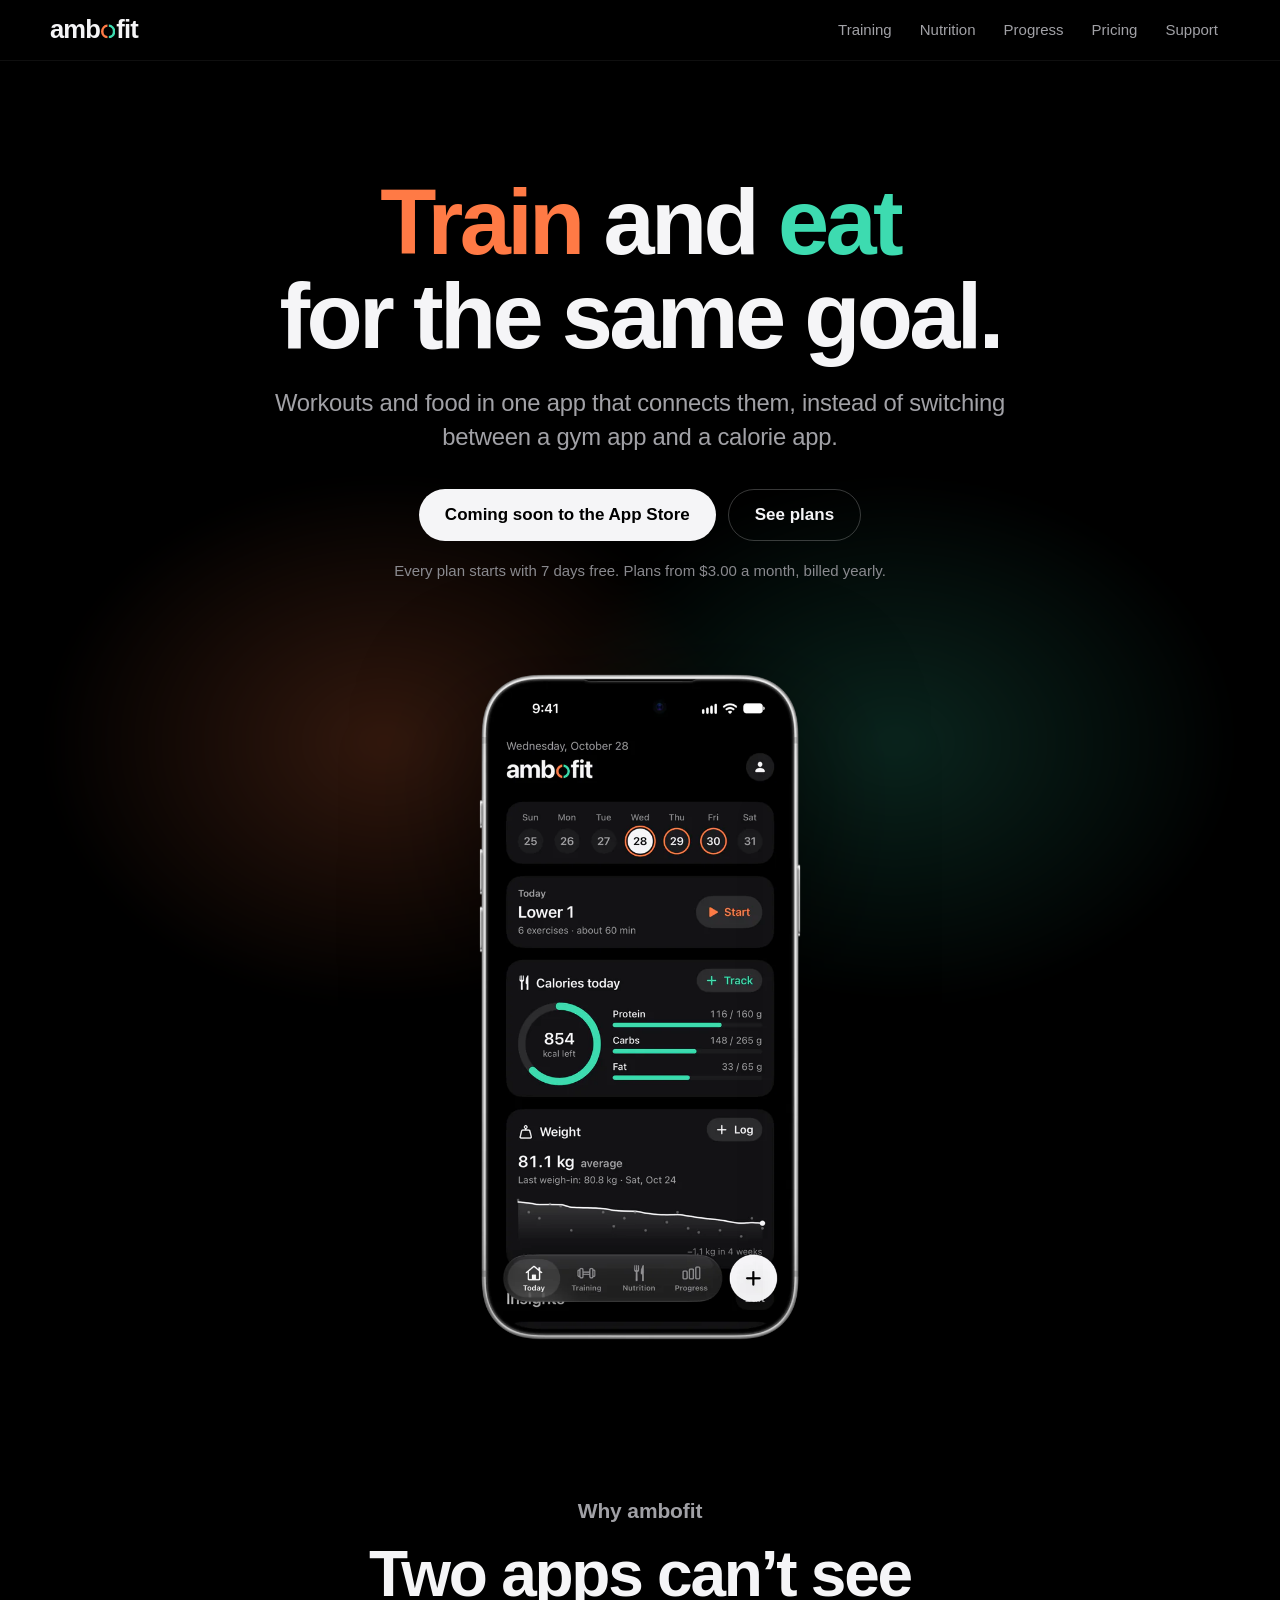
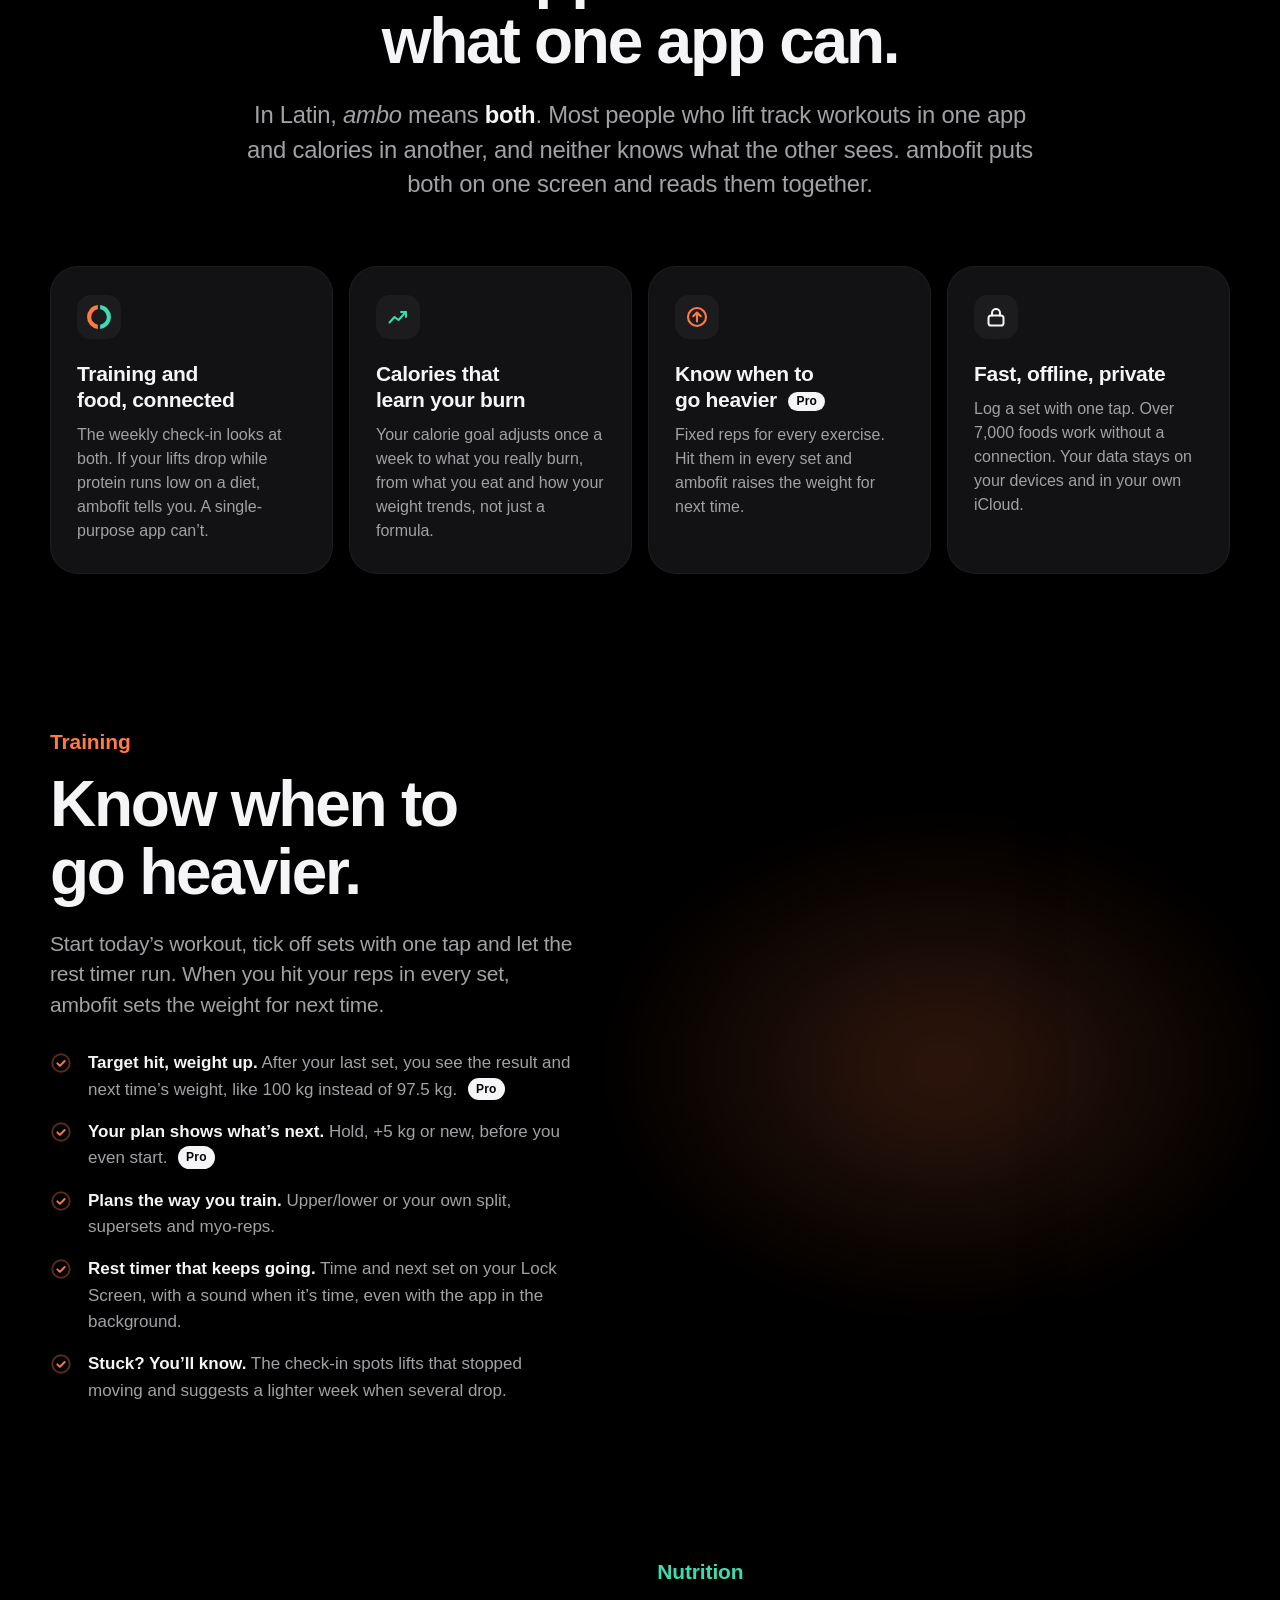
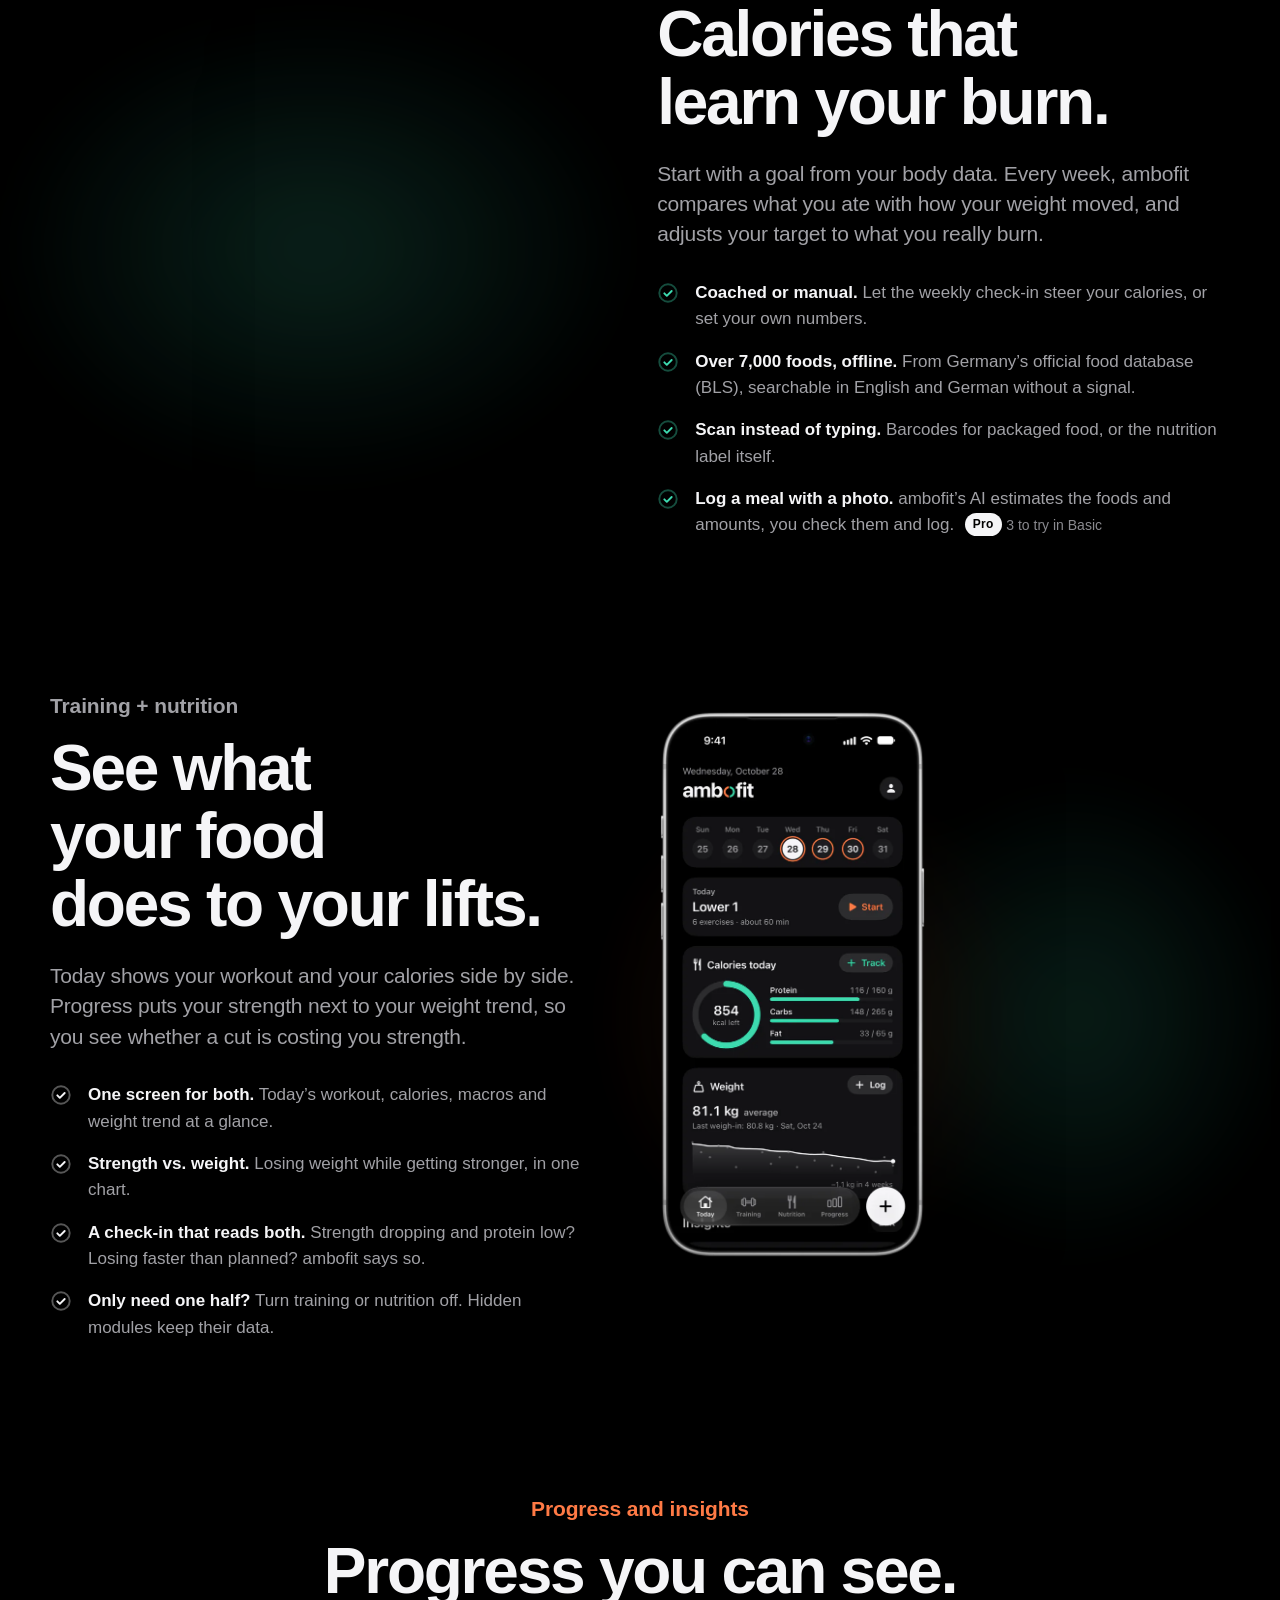
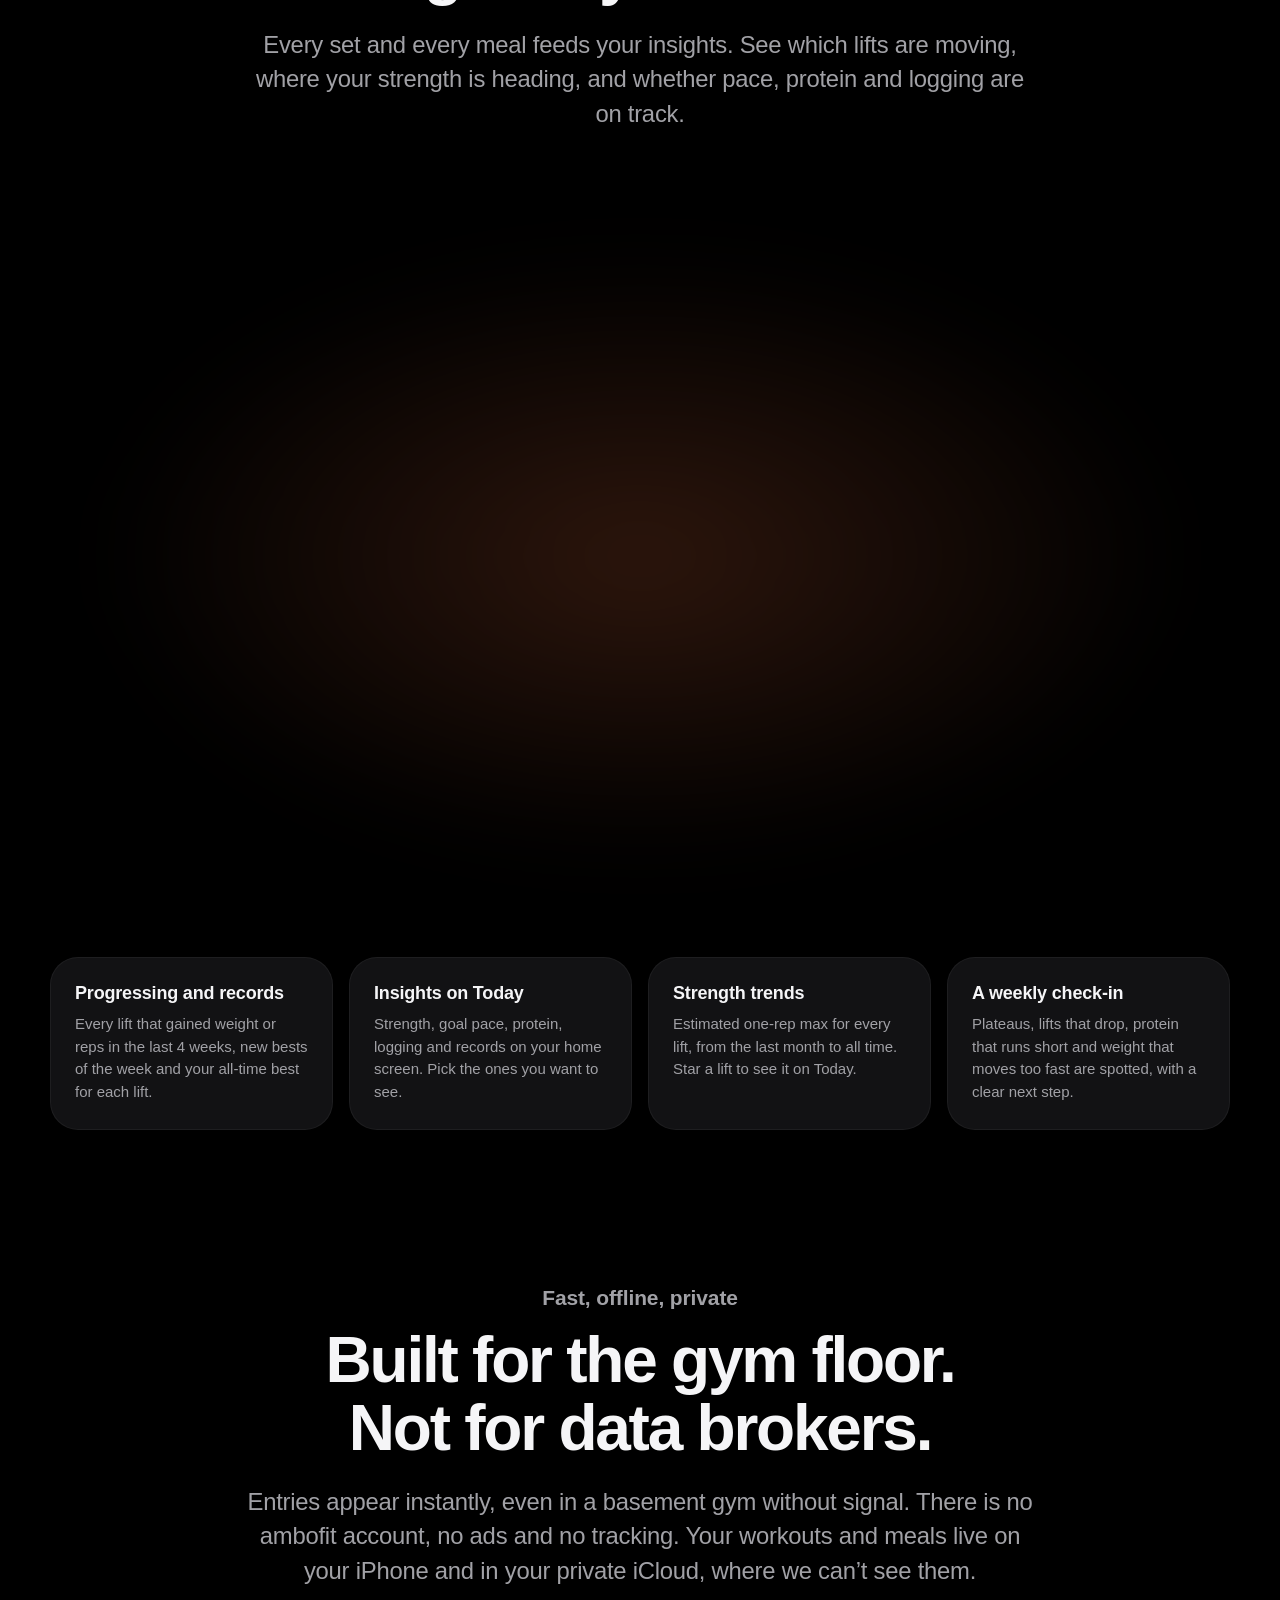
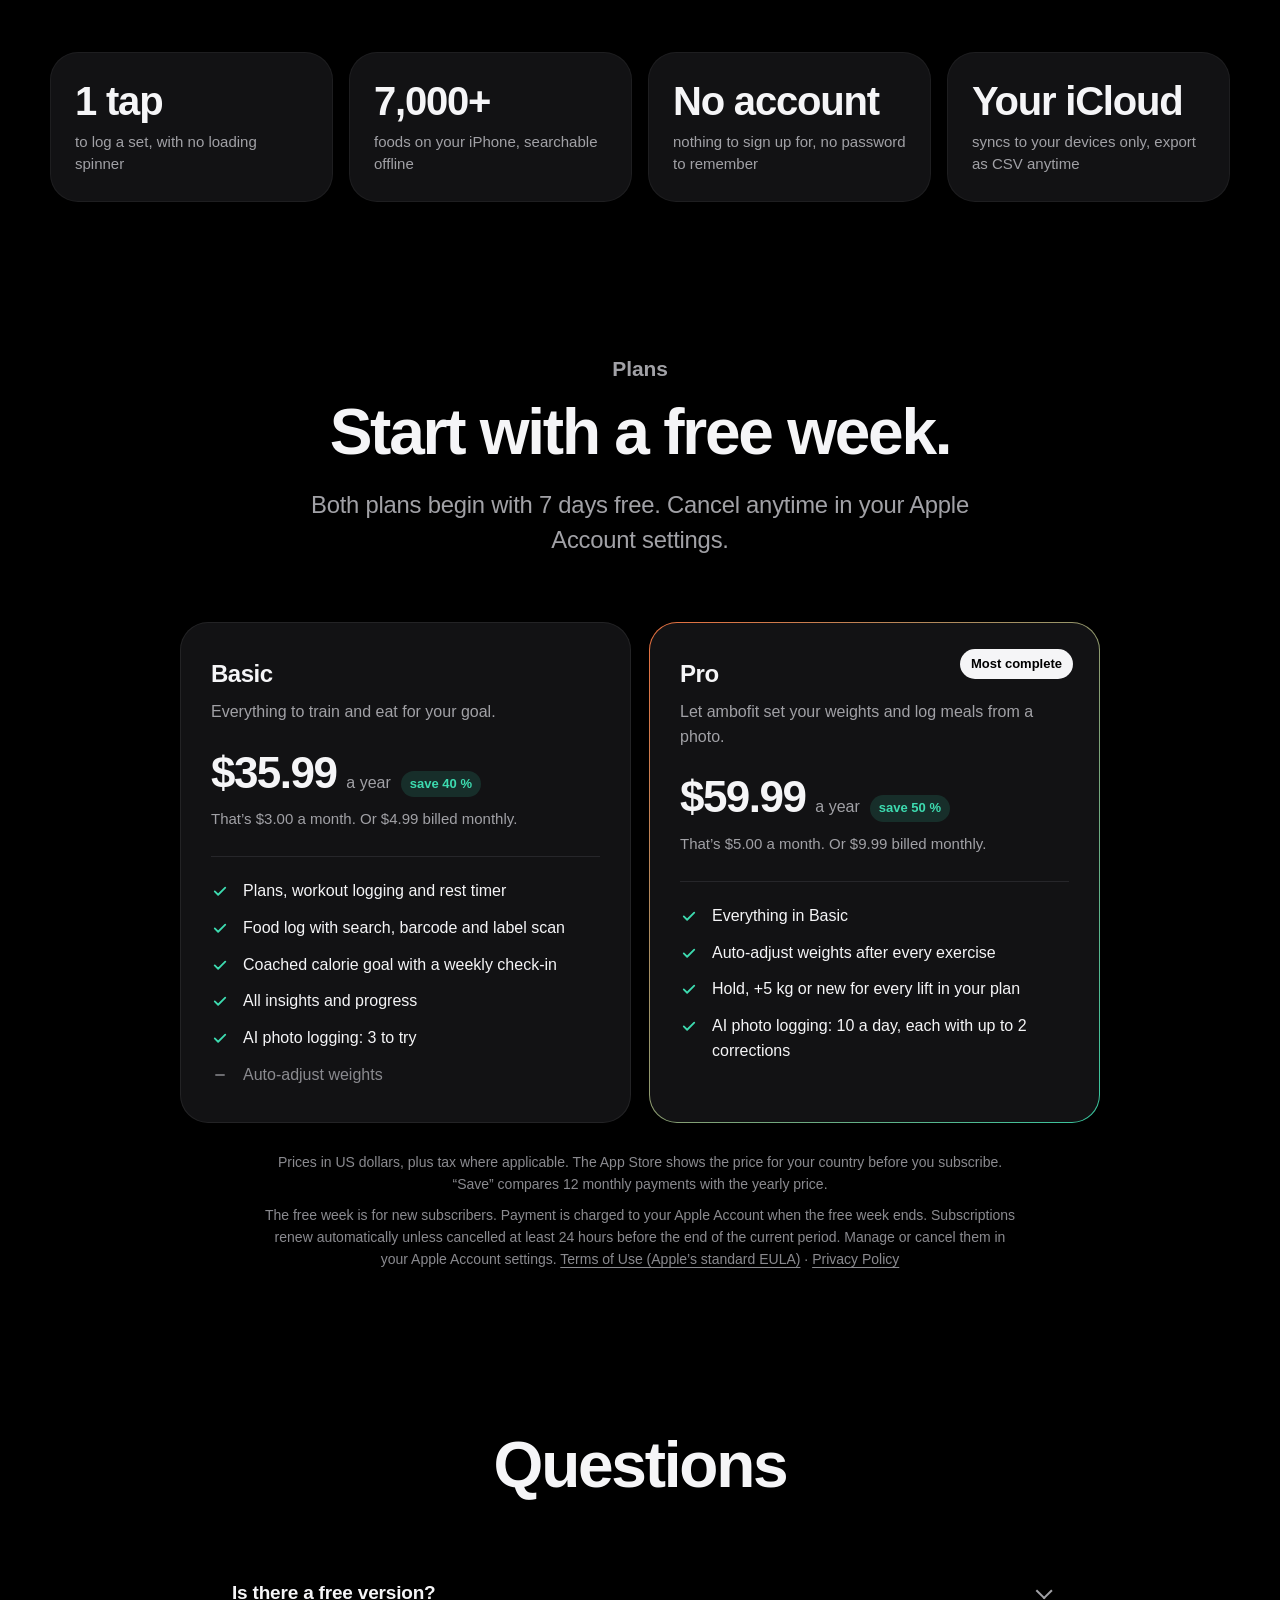
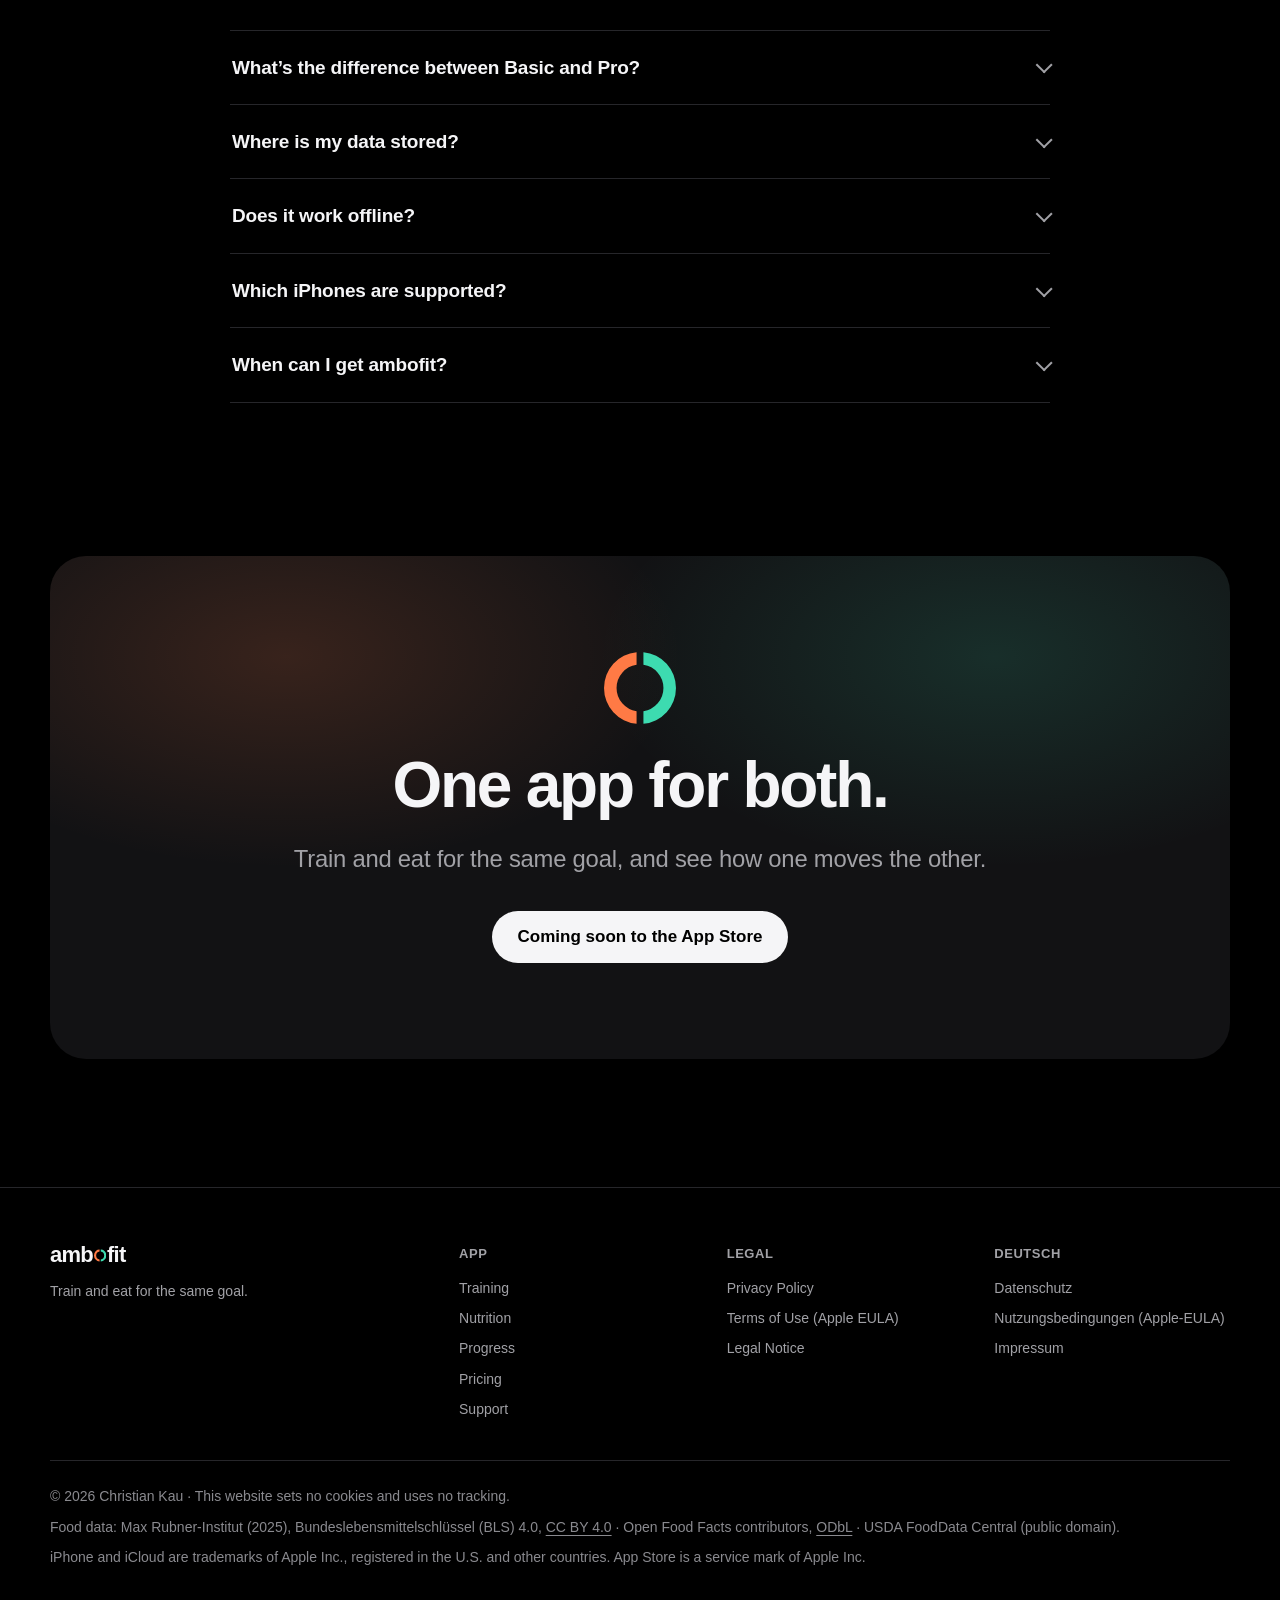
<file: index.html>
<!doctype html>
<html lang="en">
<head>
<meta charset="utf-8">
<meta name="viewport" content="width=device-width, initial-scale=1, viewport-fit=cover">
<meta http-equiv="Content-Security-Policy" content="default-src 'none'; img-src 'self'; style-src 'self'; script-src 'self'; base-uri 'none'; form-action 'none'; manifest-src 'self'">
<meta name="referrer" content="strict-origin-when-cross-origin">
<title>ambofit – Train and eat for the same goal</title>
<meta name="description" content="Workouts and food in one iPhone app that connects them: a calorie goal that learns your burn, progression that tells you when to go heavier, and a weekly check-in that reads both.">
<link rel="canonical" href="https://ambofit.com/">
<meta name="color-scheme" content="dark">
<meta name="theme-color" content="#000000">
<link rel="icon" href="/favicon.svg" type="image/svg+xml">
<link rel="icon" href="/favicon-64.png" type="image/png" sizes="64x64">
<link rel="apple-touch-icon" href="/apple-touch-icon.png">
<meta property="og:type" content="website">
<meta property="og:site_name" content="ambofit">
<meta property="og:title" content="ambofit – Train and eat for the same goal">
<meta property="og:description" content="Workouts and food in one iPhone app that connects them: a calorie goal that learns your burn, progression that tells you when to go heavier, and a weekly check-in that reads both.">
<meta property="og:url" content="https://ambofit.com/">
<meta property="og:image" content="https://ambofit.com/assets/img/og.jpg">
<meta property="og:image:width" content="1200">
<meta property="og:image:height" content="630">
<meta property="og:image:alt" content="Three iPhones showing ambofit: training plan, Today screen and nutrition.">
<meta property="og:locale" content="en_US">
<meta name="twitter:card" content="summary_large_image">
<link rel="stylesheet" href="/assets/site.css?v=66c9b5f93c">
<script src="/assets/currency.js?v=a4f86347f0" defer></script>
</head>
<body>
<a class="skip" href="#main">Skip to content</a>
<header class="site-header">
  <div class="wrap">
    <a class="wordmark" href="/" aria-label="ambofit home"><span aria-hidden="true">amb</span><svg class="ring" viewBox="0 0 126 126" aria-hidden="true" focusable="false"><path fill="#FF7A45" d="M57 .29A63 63 0 0 0 57 125.71V103.56A41 41 0 0 1 57 22.44Z"/><path fill="#3DDBB0" d="M69 .29A63 63 0 0 1 69 125.71V103.56A41 41 0 0 0 69 22.44Z"/></svg><span aria-hidden="true">fit</span></a>
    <nav class="nav" aria-label="Main"><a href="/#training" class="nav-optional">Training</a><a href="/#nutrition" class="nav-optional">Nutrition</a><a href="/#progress" class="nav-optional">Progress</a><a href="/#pricing">Pricing</a><a href="/support/">Support</a></nav>
  </div>
</header>
<main id="main">
<section class="hero" aria-labelledby="hero-title">
  <div class="wrap">
    <h1 id="hero-title" class="display"><span class="t-training">Train</span> and <span class="t-nutrition">eat</span><br>for the same goal.</h1>
    <p class="lead">Workouts and food in one app that connects them, instead of switching between a gym app and a calorie app.</p>
    <div class="actions">
      <span class="button button-soon">Coming soon to the App Store</span>
      <a class="button button-ghost" href="#pricing">See plans</a>
    </div>
    <p class="fineprint">Every plan starts with 7 days free. Plans from <span data-price="from">€3.00</span> a month, billed yearly.</p>

    <div class="hero-phones">
      <figure class="phone phone-side"><img src="/assets/img/03-workout-560.webp" srcset="/assets/img/03-workout-560.webp 560w, /assets/img/03-workout-980.webp 980w" sizes="(min-width: 820px) 290px, 44vw" width="980" height="2000" loading="lazy" decoding="async" alt="ambofit during a workout: the first two of four Back Squat sets at 97.5 kg for 8 reps are ticked off, with the rest timer at the bottom showing 1:58."></figure>
      <figure class="phone"><img src="/assets/img/01-today-560.webp" srcset="/assets/img/01-today-560.webp 560w, /assets/img/01-today-980.webp 980w" sizes="(min-width: 820px) 330px, 76vw" width="980" height="2000" loading="eager" fetchpriority="high" decoding="async" alt="ambofit Today screen: today&#x27;s workout Lower 1 with a Start button, 854 kcal left with bars for protein, carbs and fat, and a falling weight trend at 81.1 kg."></figure>
      <figure class="phone phone-side"><img src="/assets/img/11-strength-trend-560.webp" srcset="/assets/img/11-strength-trend-560.webp 560w, /assets/img/11-strength-trend-980.webp 980w" sizes="(min-width: 820px) 290px, 44vw" width="980" height="2000" loading="lazy" decoding="async" alt="ambofit Progress, Training: Back Squat estimated one-rep max 124 kg, plus 13 kg in 3 months, as a rising line chart."></figure>
    </div>
  </div>
</section>

<section class="section" aria-labelledby="why-title">
  <div class="wrap">
    <div class="section-intro center">
      <p class="eyebrow">Why ambofit</p>
      <h2 id="why-title" class="headline">Two apps can’t see<br>what one app can.</h2>
      <p class="lead">In Latin, <em>ambo</em> means <strong>both</strong>. Most people who lift track workouts in one app and calories in another, and neither knows what the other sees. ambofit puts both on one screen and reads them together.</p>
    </div>

    <div class="reasons">
      <article class="reason">
        <div class="icon"><svg viewBox="0 0 126 126" aria-hidden="true" focusable="false"><path fill="#FF7A45" d="M57 .29A63 63 0 0 0 57 125.71V103.56A41 41 0 0 1 57 22.44Z"/><path fill="#3DDBB0" d="M69 .29A63 63 0 0 1 69 125.71V103.56A41 41 0 0 0 69 22.44Z"/></svg></div>
        <h3>Training and food, connected</h3>
        <p>The weekly check-in looks at both. If your lifts drop while protein runs low on a diet, ambofit tells you. A single-purpose app can’t.</p>
      </article>
      <article class="reason">
        <div class="icon"><svg viewBox="0 0 24 24" fill="none" stroke="#3DDBB0" stroke-width="2" stroke-linecap="round" stroke-linejoin="round" aria-hidden="true" focusable="false"><path d="M3.5 17.5l5-5.5 4 3 7.5-8"/><path d="M15 7h5v5"/></svg></div>
        <h3>Calories that learn your burn</h3>
        <p>Your calorie goal adjusts once a week to what you really burn, from what you eat and how your weight trends, not just a formula.</p>
      </article>
      <article class="reason">
        <div class="icon"><svg viewBox="0 0 24 24" fill="none" stroke="#FF7A45" stroke-width="2.1" stroke-linecap="round" stroke-linejoin="round" aria-hidden="true" focusable="false"><circle cx="12" cy="12" r="9"/><path d="M12 16.5v-9M8.2 11.2 12 7.4l3.8 3.8"/></svg></div>
        <h3>Know when to go heavier <span class="tag">Pro</span></h3>
        <p>Fixed reps for every exercise. Hit them in every set and ambofit raises the weight for next time.</p>
      </article>
      <article class="reason">
        <div class="icon"><svg viewBox="0 0 24 24" fill="none" stroke="#F5F5F7" stroke-width="2" stroke-linecap="round" stroke-linejoin="round" aria-hidden="true" focusable="false"><rect x="4.5" y="10.5" width="15" height="10" rx="2.6"/><path d="M8 10.5V8a4 4 0 0 1 8 0v2.5"/></svg></div>
        <h3>Fast, offline, private</h3>
        <p>Log a set with one tap. Over 7,000 foods work without a connection. Your data stays on your devices and in your own iCloud.</p>
      </article>
    </div>
  </div>
</section>

<section class="section" id="training" aria-labelledby="training-title">
  <div class="wrap feature">
    <div class="feature-copy">
      <p class="eyebrow training">Training</p>
      <h2 id="training-title" class="headline">Know when to<br>go heavier.</h2>
      <p class="lead">Start today’s workout, tick off sets with one tap and let the rest timer run. When you hit your reps in every set, ambofit sets the weight for next time.</p>
      <ul class="points training">
        <li><svg viewBox="0 0 24 24" fill="none" stroke="currentColor" stroke-width="2.1" stroke-linecap="round" stroke-linejoin="round" aria-hidden="true" focusable="false"><circle cx="12" cy="12" r="9.5" stroke-opacity=".35"/><path d="m8 12.4 2.7 2.7L16 9.8"/></svg><span><strong>Target hit, weight up.</strong> After your last set, you see the result and next time’s weight, like 100&nbsp;kg instead of 97.5&nbsp;kg. <span class="tag">Pro</span></span></li>
        <li><svg viewBox="0 0 24 24" fill="none" stroke="currentColor" stroke-width="2.1" stroke-linecap="round" stroke-linejoin="round" aria-hidden="true" focusable="false"><circle cx="12" cy="12" r="9.5" stroke-opacity=".35"/><path d="m8 12.4 2.7 2.7L16 9.8"/></svg><span><strong>Your plan shows what’s next.</strong> Hold, +5&nbsp;kg or new, before you even start. <span class="tag">Pro</span></span></li>
        <li><svg viewBox="0 0 24 24" fill="none" stroke="currentColor" stroke-width="2.1" stroke-linecap="round" stroke-linejoin="round" aria-hidden="true" focusable="false"><circle cx="12" cy="12" r="9.5" stroke-opacity=".35"/><path d="m8 12.4 2.7 2.7L16 9.8"/></svg><span><strong>Plans the way you train.</strong> Upper/lower or your own split, supersets and myo-reps.</span></li>
        <li><svg viewBox="0 0 24 24" fill="none" stroke="currentColor" stroke-width="2.1" stroke-linecap="round" stroke-linejoin="round" aria-hidden="true" focusable="false"><circle cx="12" cy="12" r="9.5" stroke-opacity=".35"/><path d="m8 12.4 2.7 2.7L16 9.8"/></svg><span><strong>Rest timer that keeps going.</strong> Time and next set on your Lock Screen, with a sound when it’s time, even with the app in the background.</span></li>
        <li><svg viewBox="0 0 24 24" fill="none" stroke="currentColor" stroke-width="2.1" stroke-linecap="round" stroke-linejoin="round" aria-hidden="true" focusable="false"><circle cx="12" cy="12" r="9.5" stroke-opacity=".35"/><path d="m8 12.4 2.7 2.7L16 9.8"/></svg><span><strong>Stuck? You’ll know.</strong> The check-in spots lifts that stopped moving and suggests a lighter week when several drop.</span></li>
      </ul>
    </div>
    <div class="feature-phones glow-training">
      <figure class="phone"><img src="/assets/img/04-target-hit-560.webp" srcset="/assets/img/04-target-hit-560.webp 560w, /assets/img/04-target-hit-980.webp 980w" sizes="(min-width: 960px) 300px, 44vw" width="980" height="2000" loading="lazy" decoding="async" alt="ambofit during a workout: Back Squat is done, a card says target hit, 8, 8, 8 and 8 reps at 97.5 kg, next time 100 kg, plus 2.5 kg. Below it the rest timer shows 1:54."></figure>
      <figure class="phone"><img src="/assets/img/02-training-plan-560.webp" srcset="/assets/img/02-training-plan-560.webp 560w, /assets/img/02-training-plan-980.webp 980w" sizes="(min-width: 960px) 300px, 44vw" width="980" height="2000" loading="lazy" decoding="async" alt="ambofit Training screen: the plan Lower 1 for today with six exercises. Leg Press shows +5 kg for next time, the other lifts show Hold or New."></figure>
    </div>
  </div>
</section>

<section class="section" id="nutrition" aria-labelledby="nutrition-title">
  <div class="wrap feature flip">
    <div class="feature-copy">
      <p class="eyebrow nutrition">Nutrition</p>
      <h2 id="nutrition-title" class="headline">Calories that<br>learn your burn.</h2>
      <p class="lead">Start with a goal from your body data. Every week, ambofit compares what you ate with how your weight moved, and adjusts your target to what you really burn.</p>
      <ul class="points nutrition">
        <li><svg viewBox="0 0 24 24" fill="none" stroke="currentColor" stroke-width="2.1" stroke-linecap="round" stroke-linejoin="round" aria-hidden="true" focusable="false"><circle cx="12" cy="12" r="9.5" stroke-opacity=".35"/><path d="m8 12.4 2.7 2.7L16 9.8"/></svg><span><strong>Coached or manual.</strong> Let the weekly check-in steer your calories, or set your own numbers.</span></li>
        <li><svg viewBox="0 0 24 24" fill="none" stroke="currentColor" stroke-width="2.1" stroke-linecap="round" stroke-linejoin="round" aria-hidden="true" focusable="false"><circle cx="12" cy="12" r="9.5" stroke-opacity=".35"/><path d="m8 12.4 2.7 2.7L16 9.8"/></svg><span><strong>Over 7,000 foods, offline.</strong> From Germany’s official food database (BLS), searchable in English and German without a signal.</span></li>
        <li><svg viewBox="0 0 24 24" fill="none" stroke="currentColor" stroke-width="2.1" stroke-linecap="round" stroke-linejoin="round" aria-hidden="true" focusable="false"><circle cx="12" cy="12" r="9.5" stroke-opacity=".35"/><path d="m8 12.4 2.7 2.7L16 9.8"/></svg><span><strong>Scan instead of typing.</strong> Barcodes for packaged food, or the nutrition label itself.</span></li>
        <li><svg viewBox="0 0 24 24" fill="none" stroke="currentColor" stroke-width="2.1" stroke-linecap="round" stroke-linejoin="round" aria-hidden="true" focusable="false"><circle cx="12" cy="12" r="9.5" stroke-opacity=".35"/><path d="m8 12.4 2.7 2.7L16 9.8"/></svg><span><strong>Log a meal with a photo.</strong> ambofit’s AI estimates the foods and amounts, you check them and log. <span class="tag">Pro</span> <span class="pro-note">3 to try in Basic</span></span></li>
      </ul>
    </div>
    <div class="feature-phones glow-nutrition">
      <figure class="phone"><img src="/assets/img/06-coached-goal-560.webp" srcset="/assets/img/06-coached-goal-560.webp 560w, /assets/img/06-coached-goal-980.webp 980w" sizes="(min-width: 960px) 300px, 44vw" width="980" height="2000" loading="lazy" decoding="async" alt="ambofit Nutrition goal set to Coached: 2,280 kcal a day with protein 160 g, carbs 265 g and fat 65 g, goal lose fat to 80 kg, your burn about 2,730 kcal, adjusted once a week every Tuesday."></figure>
      <figure class="phone"><img src="/assets/img/07-add-food-560.webp" srcset="/assets/img/07-add-food-560.webp 560w, /assets/img/07-add-food-980.webp 980w" sizes="(min-width: 960px) 300px, 44vw" width="980" height="2000" loading="lazy" decoding="async" alt="ambofit Add food sheet with Search, Scan and AI photo, a search field, 854 kcal left today, favorites and recent foods."></figure>
    </div>
  </div>
</section>

<section class="section" id="together" aria-labelledby="together-title">
  <div class="wrap feature">
    <div class="feature-copy">
      <p class="eyebrow">Training + nutrition</p>
      <h2 id="together-title" class="headline">See what your food<br>does to your lifts.</h2>
      <p class="lead">Today shows your workout and your calories side by side. Progress puts your strength next to your weight trend, so you see whether a cut is costing you strength.</p>
      <ul class="points both">
        <li><svg viewBox="0 0 24 24" fill="none" stroke="currentColor" stroke-width="2.1" stroke-linecap="round" stroke-linejoin="round" aria-hidden="true" focusable="false"><circle cx="12" cy="12" r="9.5" stroke-opacity=".35"/><path d="m8 12.4 2.7 2.7L16 9.8"/></svg><span><strong>One screen for both.</strong> Today’s workout, calories, macros and weight trend at a glance.</span></li>
        <li><svg viewBox="0 0 24 24" fill="none" stroke="currentColor" stroke-width="2.1" stroke-linecap="round" stroke-linejoin="round" aria-hidden="true" focusable="false"><circle cx="12" cy="12" r="9.5" stroke-opacity=".35"/><path d="m8 12.4 2.7 2.7L16 9.8"/></svg><span><strong>Strength vs. weight.</strong> Losing weight while getting stronger, in one chart.</span></li>
        <li><svg viewBox="0 0 24 24" fill="none" stroke="currentColor" stroke-width="2.1" stroke-linecap="round" stroke-linejoin="round" aria-hidden="true" focusable="false"><circle cx="12" cy="12" r="9.5" stroke-opacity=".35"/><path d="m8 12.4 2.7 2.7L16 9.8"/></svg><span><strong>A check-in that reads both.</strong> Strength dropping and protein low? Losing faster than planned? ambofit says so.</span></li>
        <li><svg viewBox="0 0 24 24" fill="none" stroke="currentColor" stroke-width="2.1" stroke-linecap="round" stroke-linejoin="round" aria-hidden="true" focusable="false"><circle cx="12" cy="12" r="9.5" stroke-opacity=".35"/><path d="m8 12.4 2.7 2.7L16 9.8"/></svg><span><strong>Only need one half?</strong> Turn training or nutrition off. Hidden modules keep their data.</span></li>
      </ul>
    </div>
    <div class="feature-phones glow-both">
      <figure class="phone"><img src="/assets/img/01-today-560.webp" srcset="/assets/img/01-today-560.webp 560w, /assets/img/01-today-980.webp 980w" sizes="(min-width: 960px) 300px, 44vw" width="980" height="2000" loading="lazy" decoding="async" alt="ambofit Today screen with today&#x27;s workout, calories left, macros and weight trend."></figure>
      <figure class="phone"><img src="/assets/img/08-strength-vs-weight-560.webp" srcset="/assets/img/08-strength-vs-weight-560.webp 560w, /assets/img/08-strength-vs-weight-980.webp 980w" sizes="(min-width: 960px) 300px, 44vw" width="980" height="2000" loading="lazy" decoding="async" alt="ambofit Progress: strength vs. weight since the goal started, weight minus 1.3 percent and strength plus 3.2 percent."></figure>
    </div>
  </div>
</section>

<section class="section" id="progress" aria-labelledby="progress-title">
  <div class="wrap">
    <div class="section-intro center">
      <p class="eyebrow training">Progress and insights</p>
      <h2 id="progress-title" class="headline">Progress you can see.</h2>
      <p class="lead">Every set and every meal feeds your insights. See which lifts are moving, where your strength is heading, and whether pace, protein and logging are on track.</p>
    </div>
    <div class="gallery-phones">
      <figure class="phone phone-side"><img src="/assets/img/12-records-560.webp" srcset="/assets/img/12-records-560.webp 560w, /assets/img/12-records-980.webp 980w" sizes="(min-width: 820px) 290px, 44vw" width="980" height="2000" loading="lazy" decoding="async" alt="ambofit Progress, all time: records with 4 new bests in the last 7 days, Back Squat and Hack Squat plus 6 kg, and all-time bests such as Back Squat 124 kg, Bench Press 97 kg and Romanian Deadlift 112 kg."></figure>
      <figure class="phone phone-center"><img src="/assets/img/09-insights-560.webp" srcset="/assets/img/09-insights-560.webp 560w, /assets/img/09-insights-980.webp 980w" sizes="(min-width: 820px) 330px, 76vw" width="980" height="2000" loading="lazy" decoding="async" alt="ambofit insights on Today: strength up 7 kg in 3 months for Triceps Pushdown and Bench Press, strength vs. weight minus 1.3 and plus 2.1 percent, 18 of 18 lifts progressing, goal pace minus 0.4 kg a week on plan, protein 1.8 g per kg, 6 of 7 days fully logged, 4 new records."></figure>
      <figure class="phone phone-side"><img src="/assets/img/10-progressing-560.webp" srcset="/assets/img/10-progressing-560.webp 560w, /assets/img/10-progressing-980.webp 980w" sizes="(min-width: 820px) 290px, 44vw" width="980" height="2000" loading="lazy" decoding="async" alt="ambofit Progress, right now in the last 4 weeks: progressing 18 of 18 lifts, for example Hack Squat plus 15 kg and 1 rep, from 130 kg for 8, 7, 8 reps to 145 kg for 8, 8, 8, and Back Squat plus 5 kg and 1 rep."></figure>
    </div>
    <div class="tiles">
      <article class="tile">
        <h3>Progressing and records</h3>
        <p>Every lift that gained weight or reps in the last 4 weeks, new bests of the week and your all-time best for each lift.</p>
      </article>
      <article class="tile">
        <h3>Insights on Today</h3>
        <p>Strength, goal pace, protein, logging and records on your home screen. Pick the ones you want to see.</p>
      </article>
      <article class="tile">
        <h3>Strength trends</h3>
        <p>Estimated one-rep max for every lift, from the last month to all time. Star a lift to see it on Today.</p>
      </article>
      <article class="tile">
        <h3>A weekly check-in</h3>
        <p>Plateaus, lifts that drop, protein that runs short and weight that moves too fast are spotted, with a clear next step.</p>
      </article>
    </div>
  </div>
</section>

<section class="section" aria-labelledby="private-title">
  <div class="wrap">
    <div class="section-intro center">
      <p class="eyebrow">Fast, offline, private</p>
      <h2 id="private-title" class="headline">Built for the gym floor.<br>Not for data brokers.</h2>
      <p class="lead">Entries appear instantly, even in a basement gym without signal. There is no ambofit account, no ads and no tracking. Your workouts and meals live on your iPhone and in your private iCloud, where we can’t see them.</p>
    </div>
    <div class="facts">
      <div class="fact"><b>1 tap</b><span>to log a set, with no loading spinner</span></div>
      <div class="fact"><b>7,000+</b><span>foods on your iPhone, searchable offline</span></div>
      <div class="fact"><b>No account</b><span>nothing to sign up for, no password to remember</span></div>
      <div class="fact"><b>Your iCloud</b><span>syncs to your devices only, export as CSV anytime</span></div>
    </div>
  </div>
</section>

<section class="section" id="pricing" aria-labelledby="pricing-title">
  <div class="wrap">
    <div class="section-intro center">
      <p class="eyebrow">Plans</p>
      <h2 id="pricing-title" class="headline">Start with a free week.</h2>
      <p class="lead">Both plans begin with 7 days free. Cancel anytime in your Apple Account settings.</p>
    </div>

    <div class="plans">
      <article class="plan" aria-labelledby="plan-basic">
        <h3 id="plan-basic">Basic</h3>
        <p class="plan-for">Everything to train and eat for your goal.</p>
        <p class="price"><b data-price="basic-year">€35.99</b><span>a year</span><span class="save" data-price="basic-save">save 40&nbsp;%</span></p>
        <p class="price-alt">That’s <span data-price="basic-year-month">€3.00</span> a month. Or <span data-price="basic-month">€4.99</span> billed monthly.</p>
        <ul>
          <li><svg viewBox="0 0 24 24" fill="none" stroke="#3DDBB0" stroke-width="2.4" stroke-linecap="round" stroke-linejoin="round" aria-hidden="true" focusable="false"><path d="m5 12.5 4.5 4.5L19 7.5"/></svg><span>Plans, workout logging and rest timer</span></li>
          <li><svg viewBox="0 0 24 24" fill="none" stroke="#3DDBB0" stroke-width="2.4" stroke-linecap="round" stroke-linejoin="round" aria-hidden="true" focusable="false"><path d="m5 12.5 4.5 4.5L19 7.5"/></svg><span>Food log with search, barcode and label scan</span></li>
          <li><svg viewBox="0 0 24 24" fill="none" stroke="#3DDBB0" stroke-width="2.4" stroke-linecap="round" stroke-linejoin="round" aria-hidden="true" focusable="false"><path d="m5 12.5 4.5 4.5L19 7.5"/></svg><span>Coached calorie goal with a weekly check-in</span></li>
          <li><svg viewBox="0 0 24 24" fill="none" stroke="#3DDBB0" stroke-width="2.4" stroke-linecap="round" stroke-linejoin="round" aria-hidden="true" focusable="false"><path d="m5 12.5 4.5 4.5L19 7.5"/></svg><span>All insights and progress</span></li>
          <li><svg viewBox="0 0 24 24" fill="none" stroke="#3DDBB0" stroke-width="2.4" stroke-linecap="round" stroke-linejoin="round" aria-hidden="true" focusable="false"><path d="m5 12.5 4.5 4.5L19 7.5"/></svg><span>AI photo logging: 3 to try</span></li>
          <li class="muted"><svg viewBox="0 0 24 24" fill="none" stroke="#8A8A8F" stroke-width="2.2" stroke-linecap="round" aria-hidden="true" focusable="false"><path d="M6.5 12h11"/></svg><span>Auto-adjust weights</span></li>
        </ul>
      </article>
      <article class="plan pro" aria-labelledby="plan-pro">
        <span class="badge">Most complete</span>
        <h3 id="plan-pro">Pro</h3>
        <p class="plan-for">Let ambofit set your weights and log meals from a photo.</p>
        <p class="price"><b data-price="pro-year">€59.99</b><span>a year</span><span class="save" data-price="pro-save">save 50&nbsp;%</span></p>
        <p class="price-alt">That’s <span data-price="pro-year-month">€5.00</span> a month. Or <span data-price="pro-month">€9.99</span> billed monthly.</p>
        <ul>
          <li><svg viewBox="0 0 24 24" fill="none" stroke="#3DDBB0" stroke-width="2.4" stroke-linecap="round" stroke-linejoin="round" aria-hidden="true" focusable="false"><path d="m5 12.5 4.5 4.5L19 7.5"/></svg><span>Everything in Basic</span></li>
          <li><svg viewBox="0 0 24 24" fill="none" stroke="#3DDBB0" stroke-width="2.4" stroke-linecap="round" stroke-linejoin="round" aria-hidden="true" focusable="false"><path d="m5 12.5 4.5 4.5L19 7.5"/></svg><span>Auto-adjust weights after every exercise</span></li>
          <li><svg viewBox="0 0 24 24" fill="none" stroke="#3DDBB0" stroke-width="2.4" stroke-linecap="round" stroke-linejoin="round" aria-hidden="true" focusable="false"><path d="m5 12.5 4.5 4.5L19 7.5"/></svg><span>Hold, +5&nbsp;kg or new for every lift in your plan</span></li>
          <li><svg viewBox="0 0 24 24" fill="none" stroke="#3DDBB0" stroke-width="2.4" stroke-linecap="round" stroke-linejoin="round" aria-hidden="true" focusable="false"><path d="m5 12.5 4.5 4.5L19 7.5"/></svg><span>AI photo logging: 10 a day, each with up to 2 corrections</span></li>
        </ul>
      </article>
    </div>

    <div class="pricing-notes">
      <p><span data-price="note">Prices in euros including VAT.</span> The App Store shows the price for your country before you subscribe. “Save” compares 12 monthly payments with the yearly price.</p>
      <p>The free week is for new subscribers. Payment is charged to your Apple Account when the free week ends. Subscriptions renew automatically unless cancelled at least 24 hours before the end of the current period. Manage or cancel them in your Apple Account settings. <a href="https://www.apple.com/legal/internet-services/itunes/dev/stdeula/">Terms of Use (Apple’s standard EULA)</a> · <a href="/privacy/">Privacy Policy</a></p>
    </div>
  </div>
</section>

<section class="section" aria-labelledby="faq-title">
  <div class="wrap">
    <div class="section-intro center">
      <h2 id="faq-title" class="headline">Questions</h2>
    </div>
    <div class="faq">
      <details>
        <summary>Is there a free version?</summary>
        <p>No. Every plan starts with 7 days free, so you can try everything first. If you don’t continue, everything you logged stays saved on your iPhone, and you can export it as CSV files from the subscription screen.</p>
      </details>
      <details>
        <summary>What’s the difference between Basic and Pro?</summary>
        <p>Pro adds auto-adjust weights after every exercise and AI photo logging with 10 photos a day. Everything else is in Basic, including the coached calorie goal with the weekly check-in and 3 AI photos to try.</p>
      </details>
      <details>
        <summary>Where is my data stored?</summary>
        <p>On your iPhone and, if you use iCloud, in your private iCloud, so it’s back on a new iPhone. There is no ambofit account and no copy of your workouts, meals or weight on our servers. Details are in the <a href="/privacy/">Privacy Policy</a>.</p>
      </details>
      <details>
        <summary>Does it work offline?</summary>
        <p>Yes. Logging workouts and foods, the food search and all insights work without a connection. Looking up a new barcode and AI photo need internet.</p>
      </details>
      <details>
        <summary>Which iPhones are supported?</summary>
        <p>Any iPhone with iOS 18 or later.</p>
      </details>
      <details>
        <summary>When can I get ambofit?</summary>
        <p>ambofit is in testing right now and coming soon to the App Store. Questions until then? Write to <a href="mailto:support@ambofit.com">support@ambofit.com</a>.</p>
      </details>
    </div>

    <div class="closing">
      <div class="mark"><svg viewBox="0 0 126 126" aria-hidden="true" focusable="false"><path fill="#FF7A45" d="M57 .29A63 63 0 0 0 57 125.71V103.56A41 41 0 0 1 57 22.44Z"/><path fill="#3DDBB0" d="M69 .29A63 63 0 0 1 69 125.71V103.56A41 41 0 0 0 69 22.44Z"/></svg></div>
      <h2 class="headline">One app for both.</h2>
      <p class="lead">Train and eat for the same goal, and see how one moves the other.</p>
      <div class="actions">
        <span class="button button-soon">Coming soon to the App Store</span>
      </div>
    </div>
  </div>
</section>

</main>
<footer class="site-footer">
  <div class="wrap">
    <div class="footer-grid">
      <div>
        <span class="wordmark" role="img" aria-label="ambofit"><span aria-hidden="true">amb</span><svg class="ring" viewBox="0 0 126 126" aria-hidden="true" focusable="false"><path fill="#FF7A45" d="M57 .29A63 63 0 0 0 57 125.71V103.56A41 41 0 0 1 57 22.44Z"/><path fill="#3DDBB0" d="M69 .29A63 63 0 0 1 69 125.71V103.56A41 41 0 0 0 69 22.44Z"/></svg><span aria-hidden="true">fit</span></span>
        <p class="claim">Train and eat for the same goal.</p>
      </div>
      <nav aria-label="App"><h2>App</h2><ul><li><a href="/#training">Training</a></li><li><a href="/#nutrition">Nutrition</a></li><li><a href="/#progress">Progress</a></li><li><a href="/#pricing">Pricing</a></li><li><a href="/support/">Support</a></li></ul></nav>
      <nav aria-label="Legal"><h2>Legal</h2><ul><li><a href="/privacy/">Privacy Policy</a></li><li><a href="https://www.apple.com/legal/internet-services/itunes/dev/stdeula/">Terms of Use (Apple EULA)</a></li><li><a href="/legal-notice/">Legal Notice</a></li></ul></nav>
      <nav aria-label="Deutsch" lang="de"><h2>Deutsch</h2><ul><li><a href="/datenschutz/">Datenschutz</a></li><li><a href="https://www.apple.com/legal/internet-services/itunes/dev/stdeula/">Nutzungsbedingungen (Apple-EULA)</a></li><li><a href="/impressum/">Impressum</a></li></ul></nav>
    </div>
    <div class="footer-legal">
      <p>© 2026 Christian Kau · This website sets no cookies and uses no tracking.</p>
      <p>Food data: Max Rubner-Institut (2025), Bundeslebensmittelschlüssel (BLS) 4.0, <a href="https://creativecommons.org/licenses/by/4.0/">CC BY 4.0</a> · Open Food Facts contributors, <a href="https://opendatacommons.org/licenses/odbl/1-0/">ODbL</a> · USDA FoodData Central (public domain).</p>
      <p>iPhone and iCloud are trademarks of Apple Inc., registered in the U.S. and other countries. App Store is a service mark of Apple Inc.</p>
    </div>
  </div>
</footer>
</body>
</html>
</file>
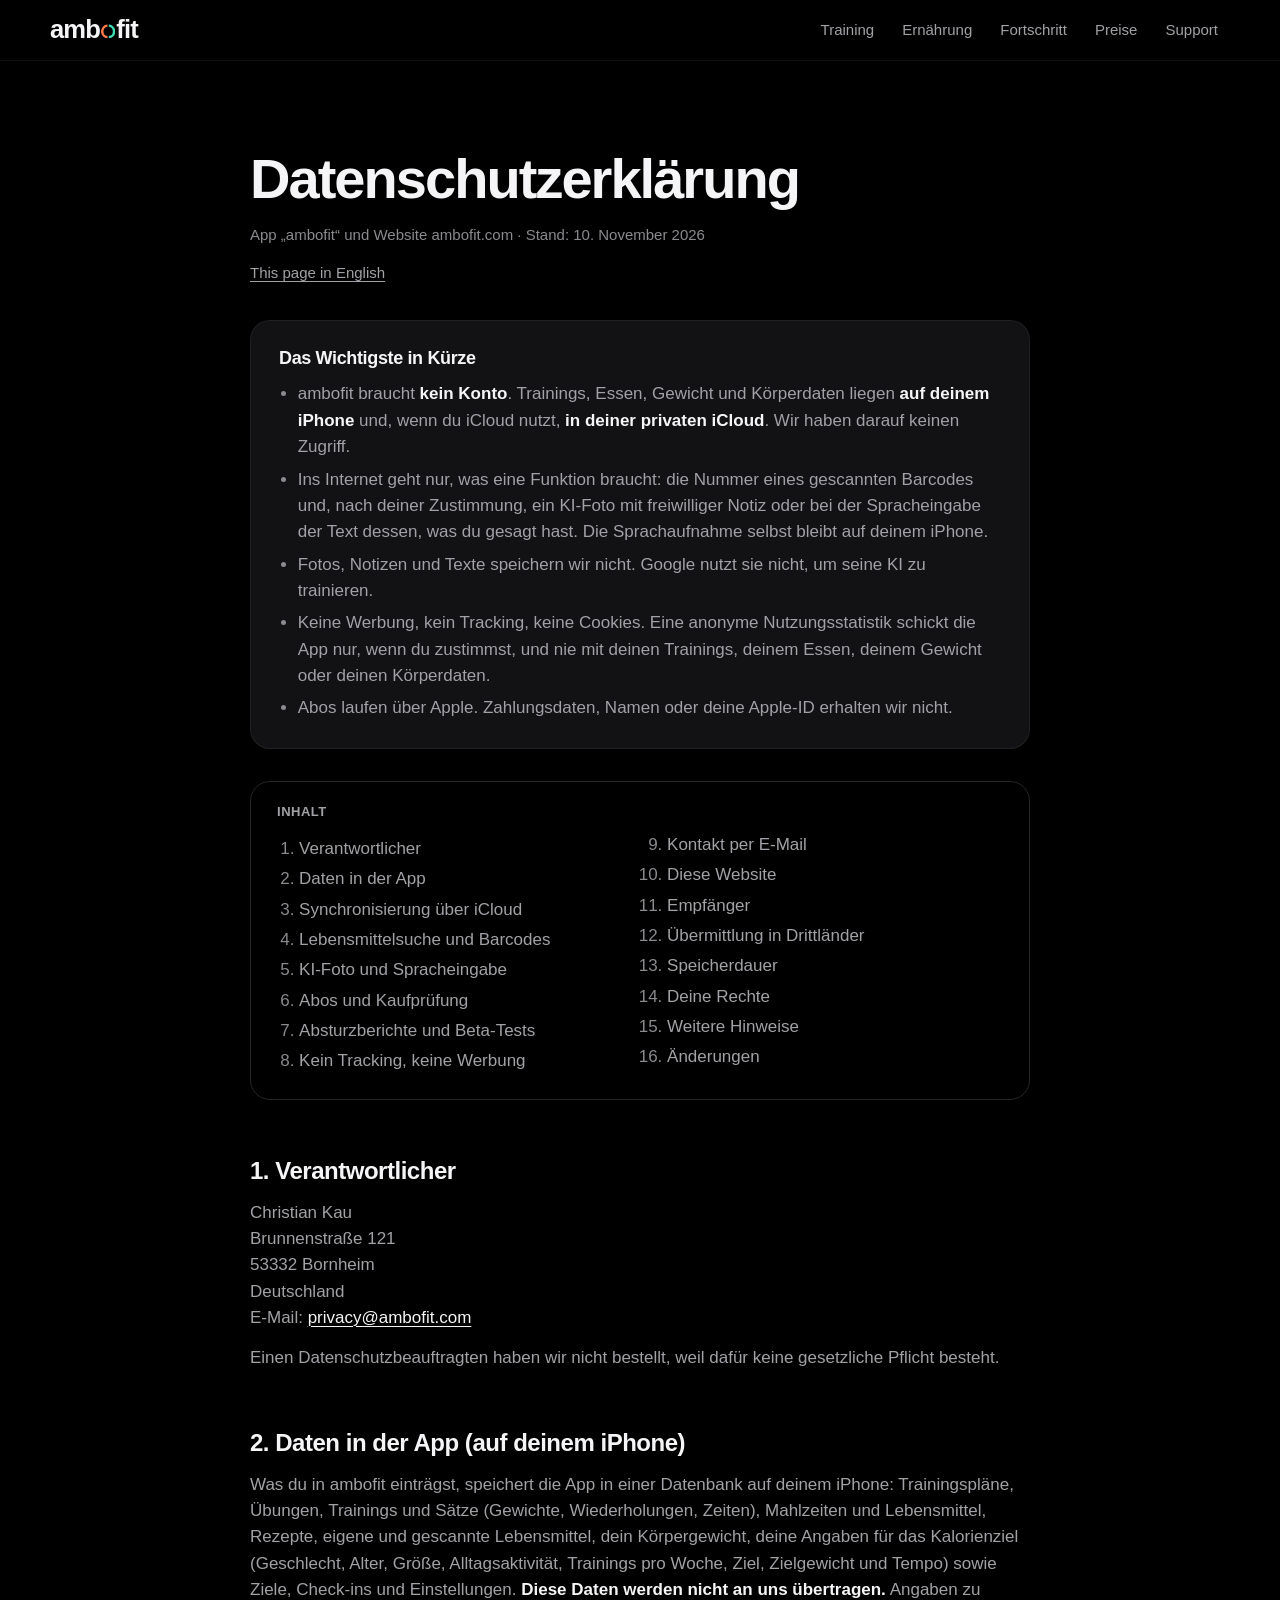
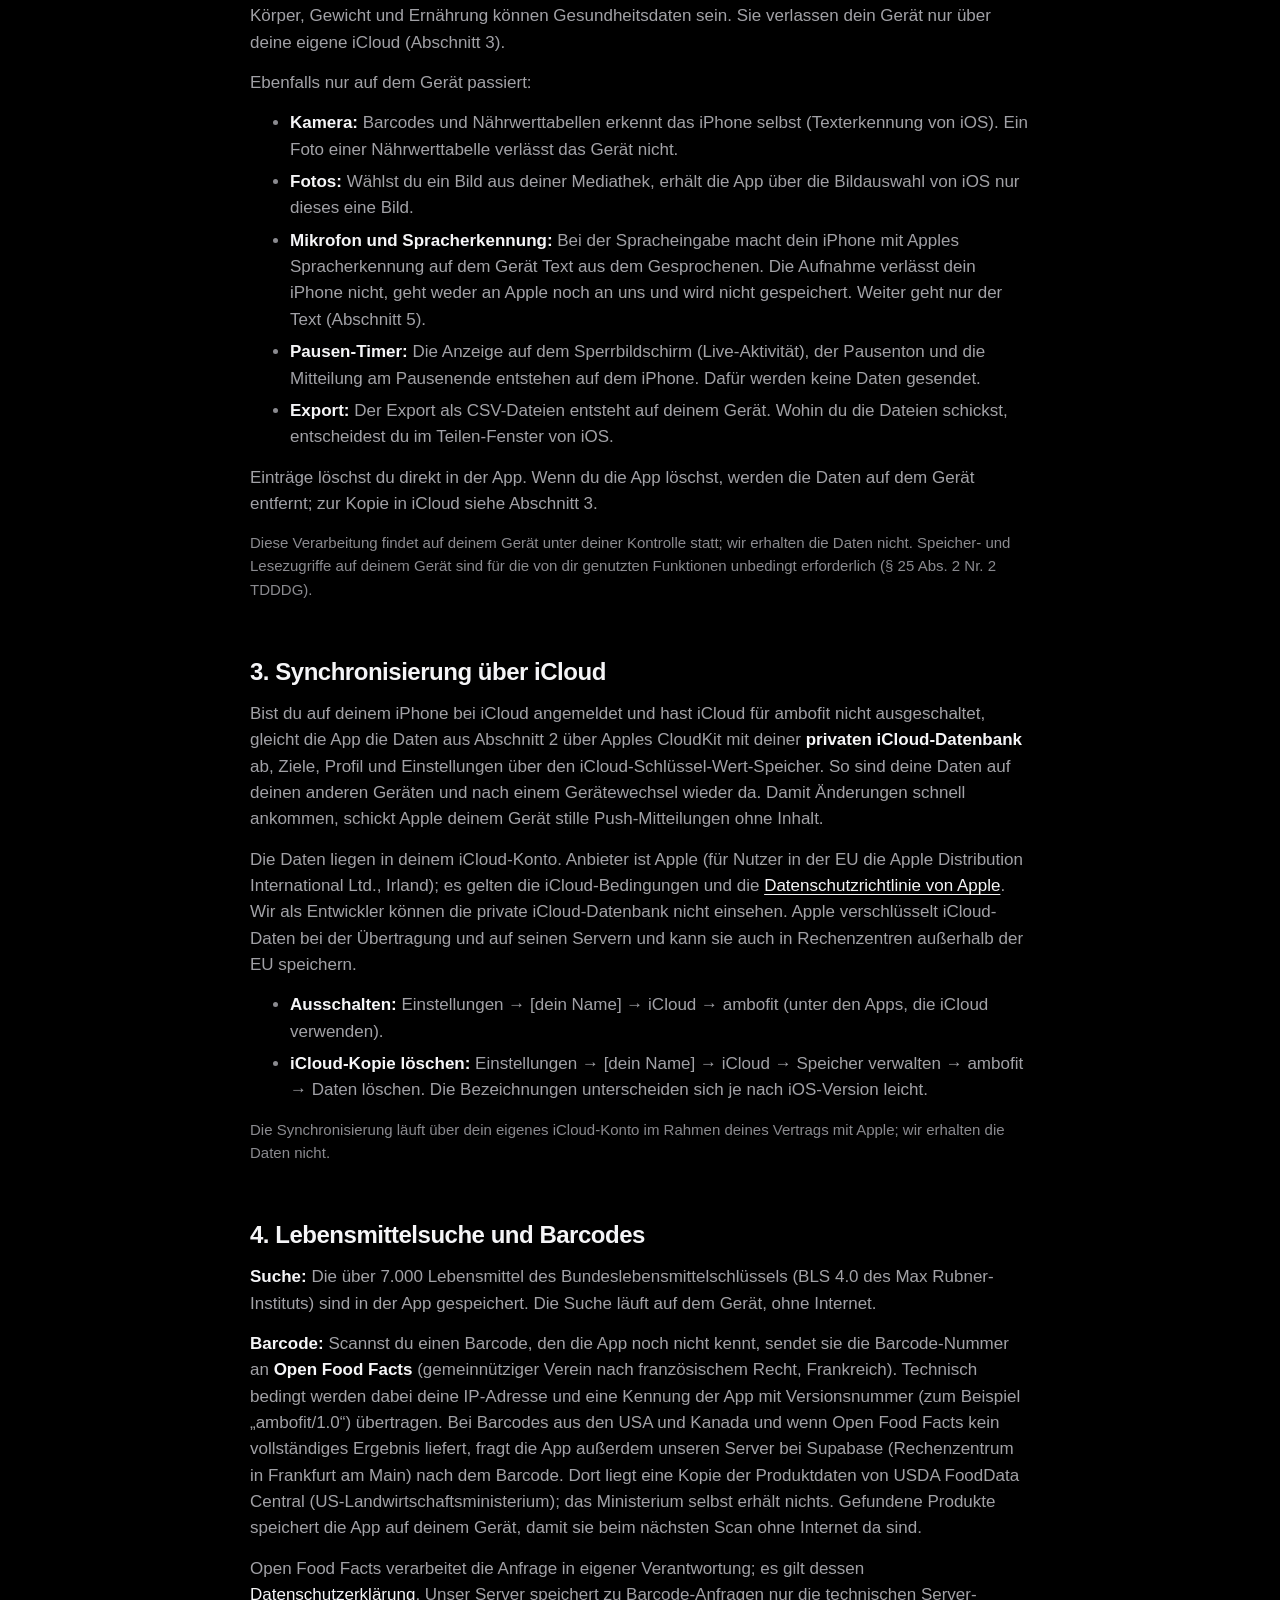
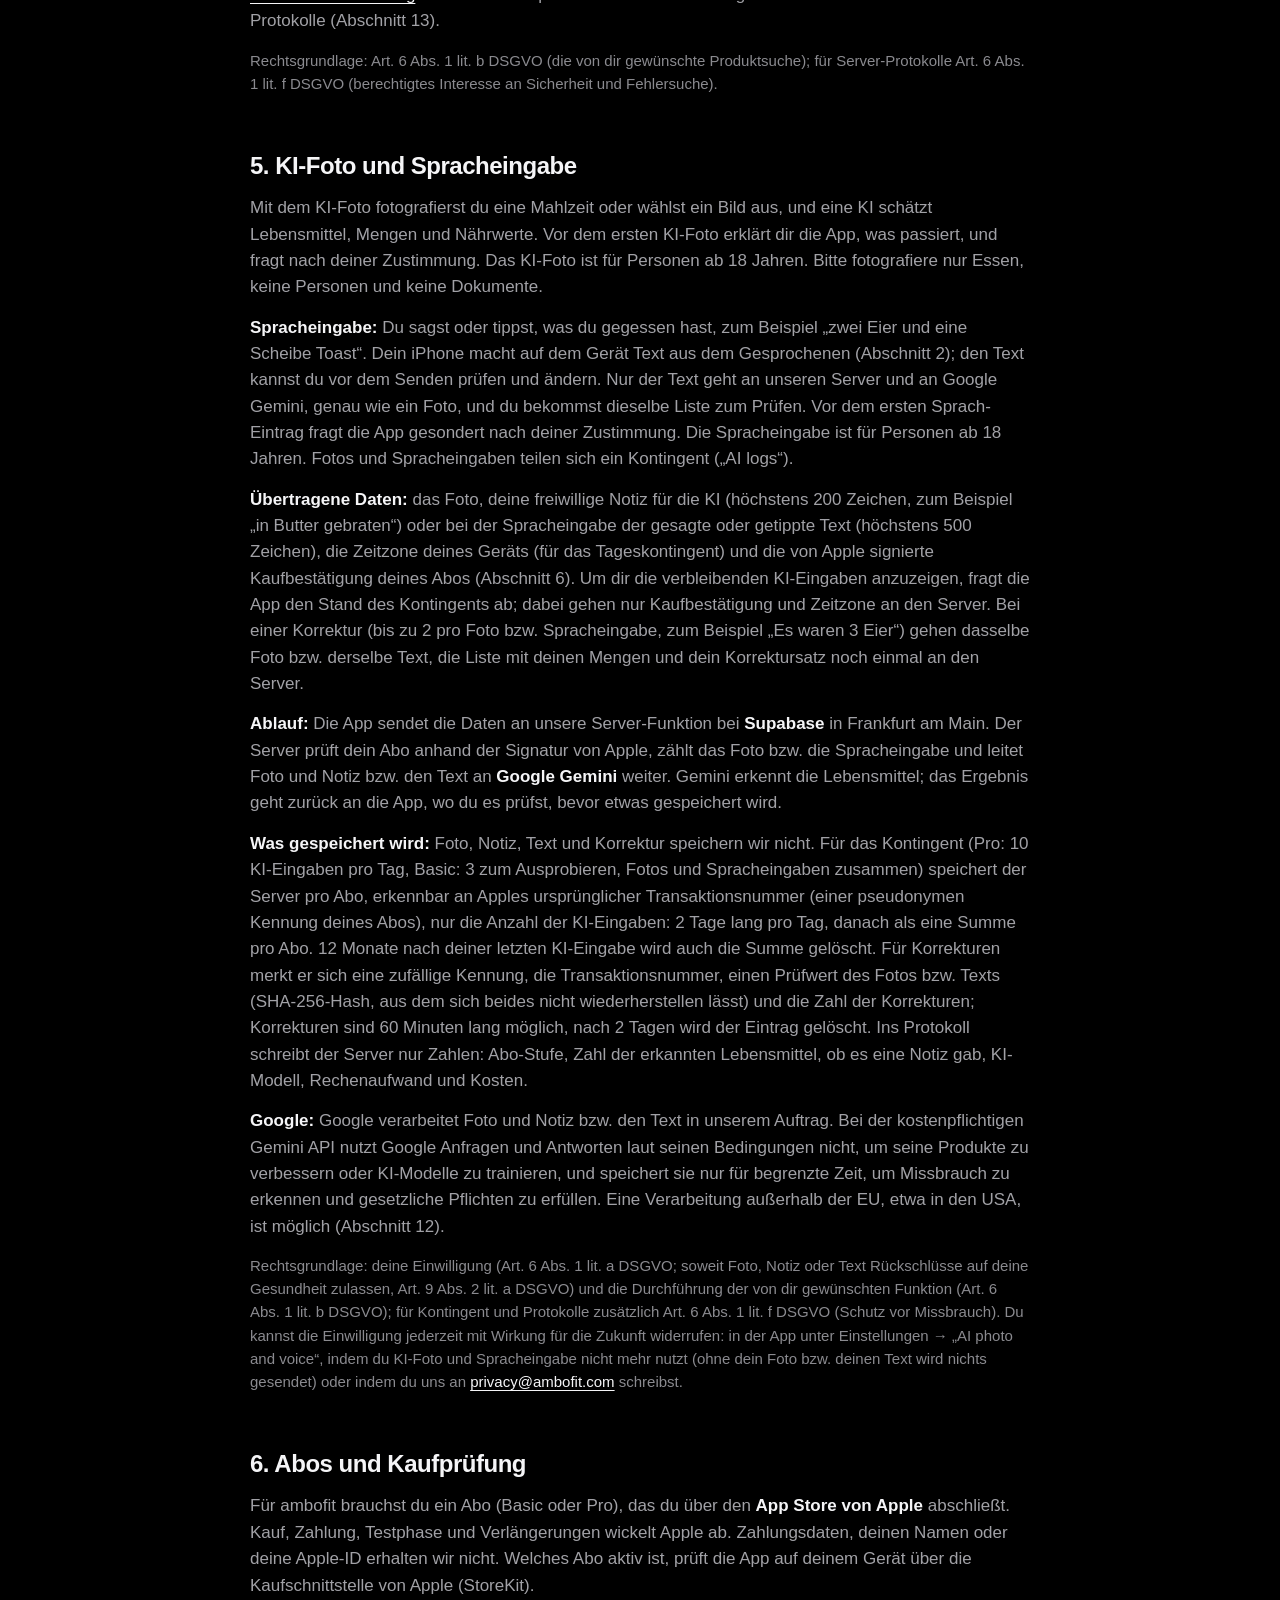
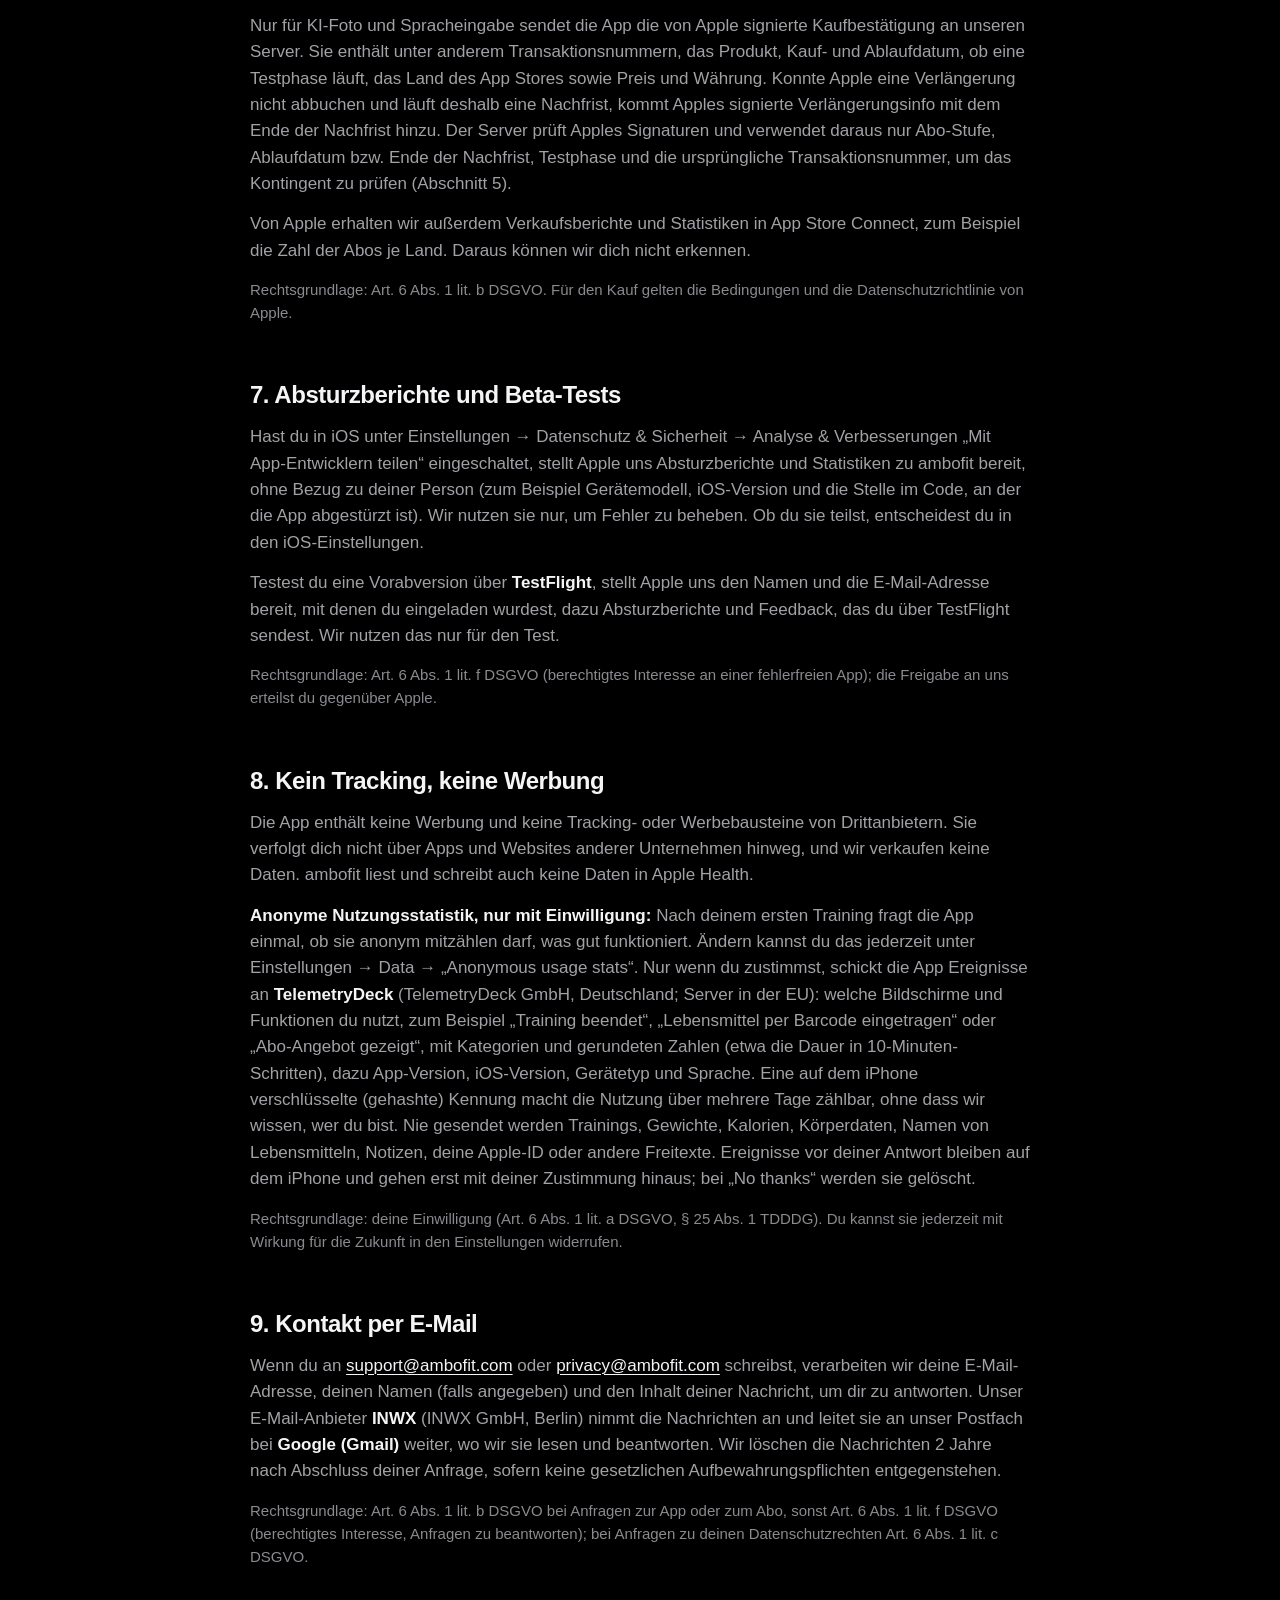
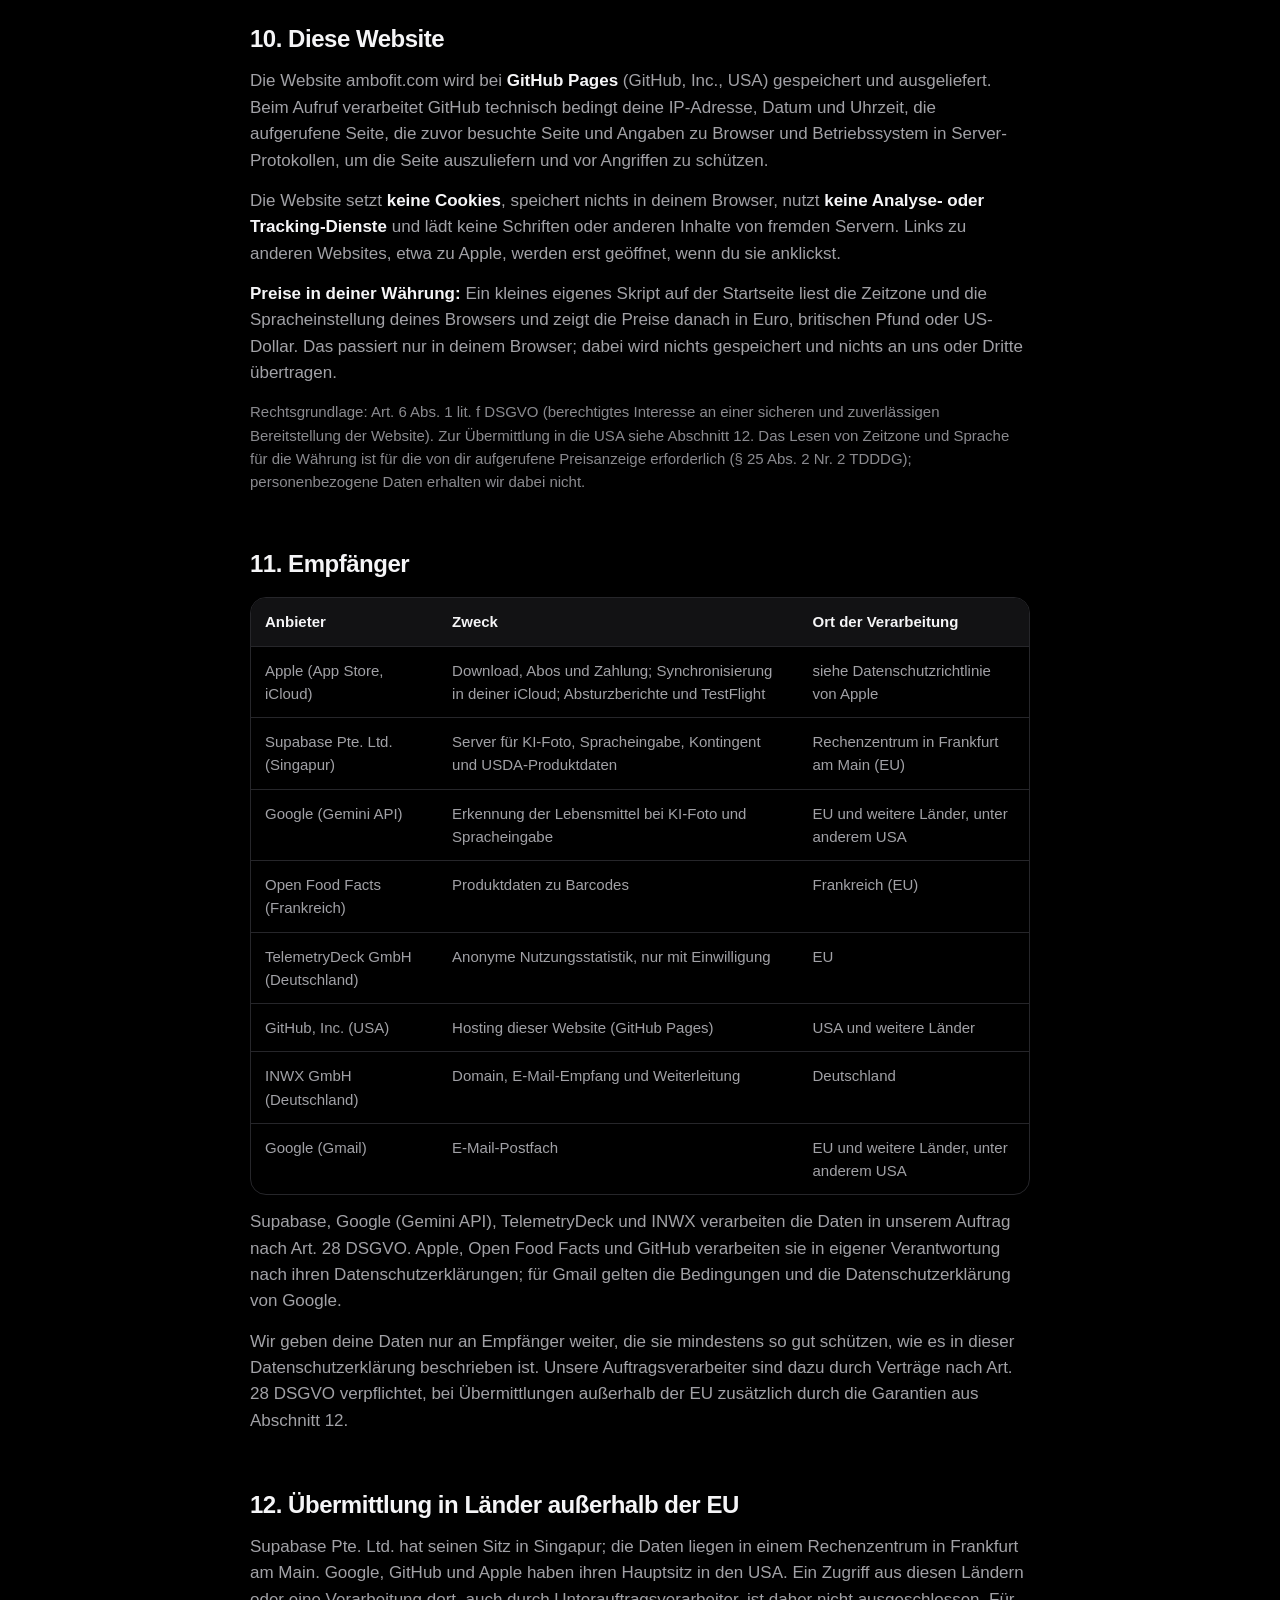
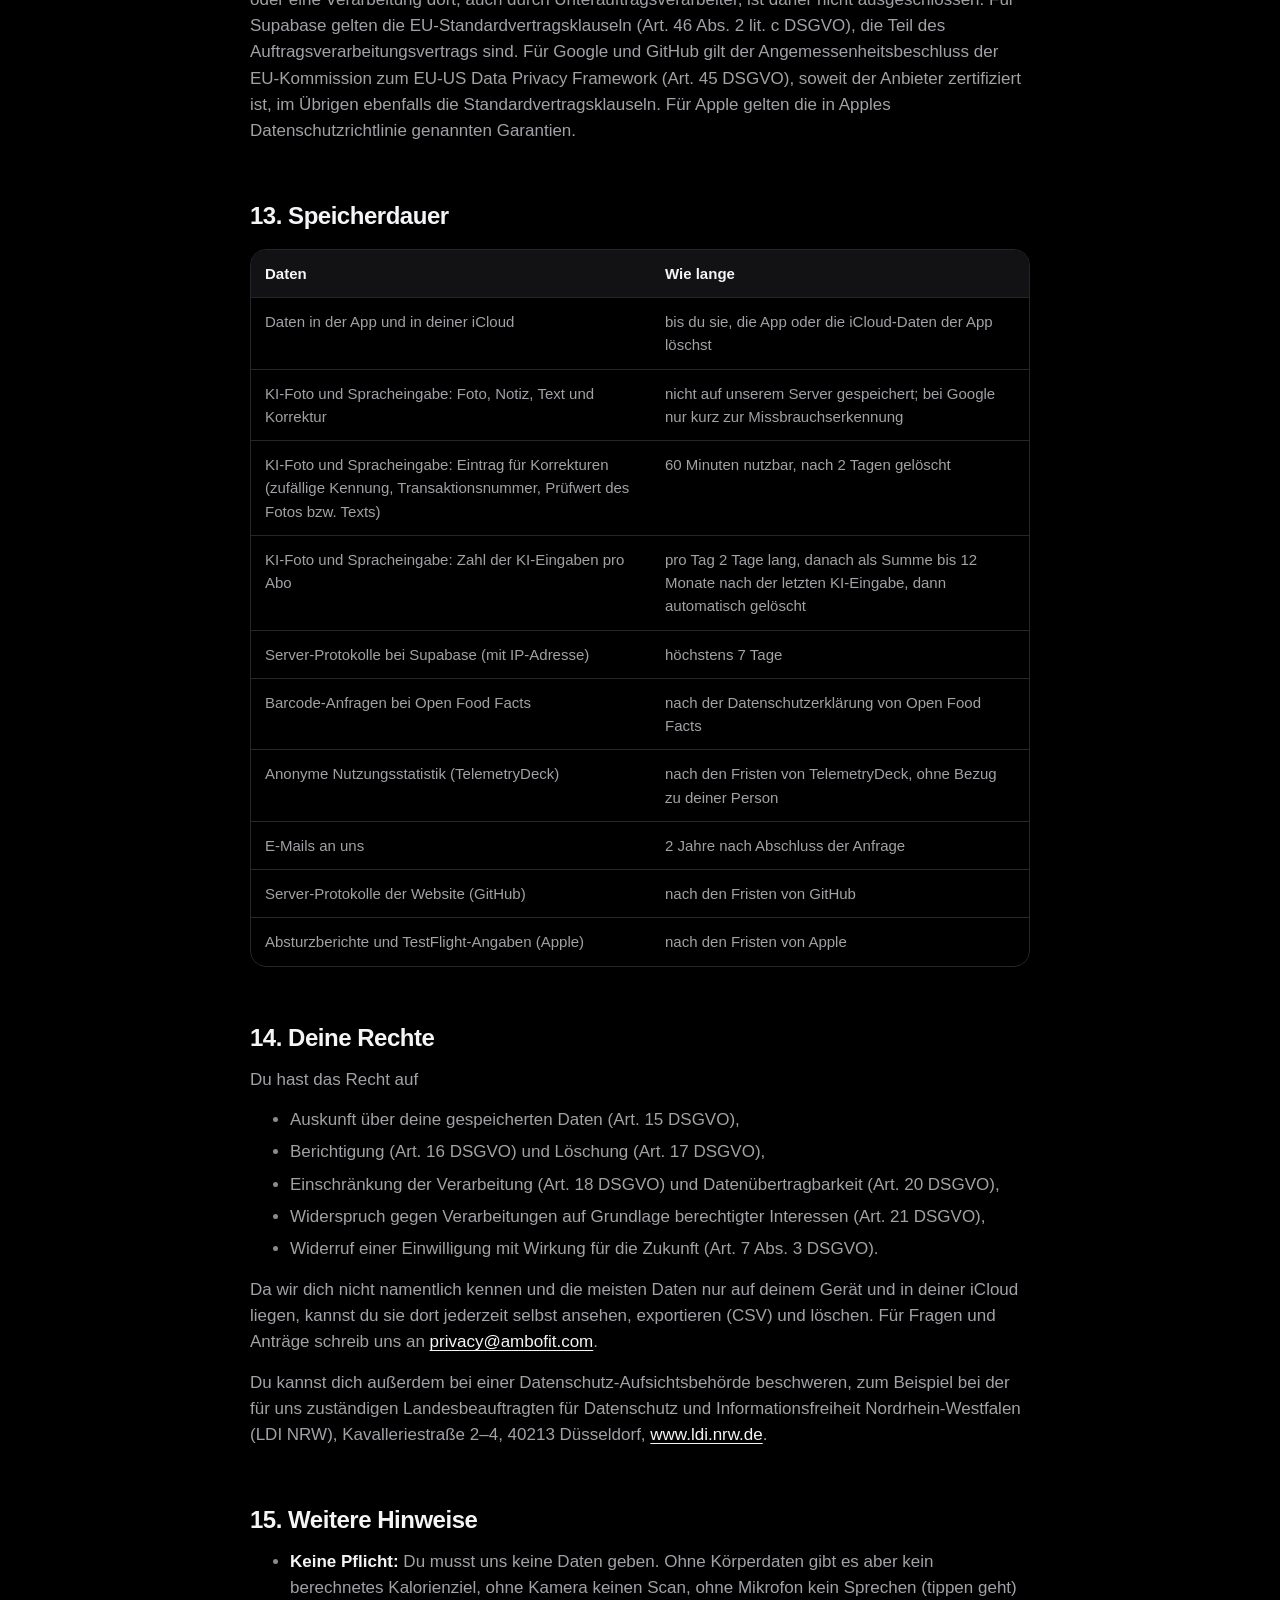
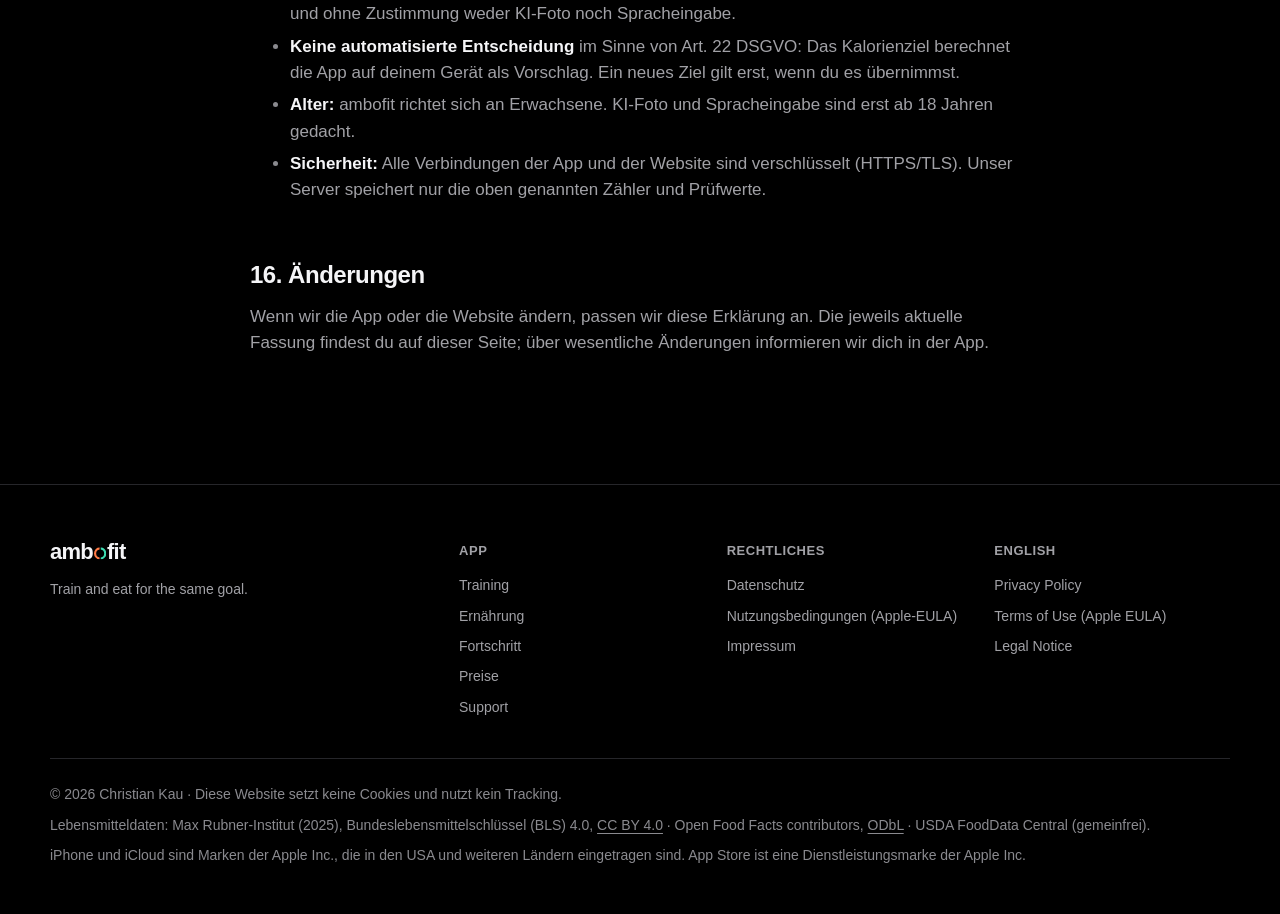
<file: datenschutz/index.html>
<!doctype html>
<html lang="de">
<head>
<meta charset="utf-8">
<meta name="viewport" content="width=device-width, initial-scale=1, viewport-fit=cover">
<meta http-equiv="Content-Security-Policy" content="default-src 'none'; img-src 'self'; style-src 'self'; script-src 'self'; base-uri 'none'; form-action 'none'; manifest-src 'self'">
<meta name="referrer" content="strict-origin-when-cross-origin">
<title>Datenschutzerklärung – ambofit</title>
<meta name="description" content="Wie die App ambofit und ambofit.com mit deinen Daten umgehen.">
<link rel="canonical" href="https://ambofit.com/datenschutz/">
<link rel="alternate" hreflang="de" href="https://ambofit.com/datenschutz/">
<link rel="alternate" hreflang="en" href="https://ambofit.com/privacy/">
<meta name="color-scheme" content="dark">
<meta name="theme-color" content="#000000">
<link rel="icon" href="/favicon.svg" type="image/svg+xml">
<link rel="icon" href="/favicon-64.png" type="image/png" sizes="64x64">
<link rel="apple-touch-icon" href="/apple-touch-icon.png">
<meta property="og:type" content="website">
<meta property="og:site_name" content="ambofit">
<meta property="og:title" content="Datenschutzerklärung – ambofit">
<meta property="og:description" content="Wie die App ambofit und ambofit.com mit deinen Daten umgehen.">
<meta property="og:url" content="https://ambofit.com/datenschutz/">
<meta property="og:image" content="https://ambofit.com/assets/img/og.jpg">
<meta property="og:image:width" content="1200">
<meta property="og:image:height" content="630">
<meta property="og:image:alt" content="Three iPhones showing ambofit: training plan, Today screen and nutrition.">
<meta property="og:locale" content="de_DE">
<meta name="twitter:card" content="summary_large_image">
<link rel="stylesheet" href="/assets/site.css?v=66c9b5f93c">
</head>
<body>
<a class="skip" href="#main">Zum Inhalt springen</a>
<header class="site-header">
  <div class="wrap">
    <a class="wordmark" href="/" aria-label="ambofit home"><span aria-hidden="true">amb</span><svg class="ring" viewBox="0 0 126 126" aria-hidden="true" focusable="false"><path fill="#FF7A45" d="M57 .29A63 63 0 0 0 57 125.71V103.56A41 41 0 0 1 57 22.44Z"/><path fill="#3DDBB0" d="M69 .29A63 63 0 0 1 69 125.71V103.56A41 41 0 0 0 69 22.44Z"/></svg><span aria-hidden="true">fit</span></a>
    <nav class="nav" aria-label="Hauptmenü"><a href="/#training" class="nav-optional">Training</a><a href="/#nutrition" class="nav-optional">Ernährung</a><a href="/#progress" class="nav-optional">Fortschritt</a><a href="/#pricing">Preise</a><a href="/support/">Support</a></nav>
  </div>
</header>
<main id="main">
<div class="wrap"><article class="doc">
<h1>Datenschutzerklärung</h1>
<p class="doc-meta">App „ambofit“ und Website ambofit.com · Stand: 10. November 2026</p>
<p class="lang-switch"><a href="/privacy/" hreflang="en" lang="en">This page in English</a></p>

<section class="summary" aria-labelledby="kurz">
  <h2 id="kurz">Das Wichtigste in Kürze</h2>
  <ul>
    <li>ambofit braucht <strong>kein Konto</strong>. Trainings, Essen, Gewicht und Körperdaten liegen <strong>auf deinem iPhone</strong> und, wenn du iCloud nutzt, <strong>in deiner privaten iCloud</strong>. Wir haben darauf keinen Zugriff.</li>
    <li>Ins Internet geht nur, was eine Funktion braucht: die Nummer eines gescannten Barcodes und, nach deiner Zustimmung, ein KI-Foto mit freiwilliger Notiz oder bei der Spracheingabe der Text dessen, was du gesagt hast. Die Sprachaufnahme selbst bleibt auf deinem iPhone.</li>
    <li>Fotos, Notizen und Texte speichern wir nicht. Google nutzt sie nicht, um seine KI zu trainieren.</li>
    <li>Keine Werbung, kein Tracking, keine Cookies. Eine anonyme Nutzungsstatistik schickt die App nur, wenn du zustimmst, und nie mit deinen Trainings, deinem Essen, deinem Gewicht oder deinen Körperdaten.</li>
    <li>Abos laufen über Apple. Zahlungsdaten, Namen oder deine Apple-ID erhalten wir nicht.</li>
  </ul>
</section>

<nav class="toc" aria-labelledby="inhalt">
  <h2 id="inhalt">Inhalt</h2>
  <ol>
    <li><a href="#verantwortlicher">Verantwortlicher</a></li>
    <li><a href="#geraet">Daten in der App</a></li>
    <li><a href="#icloud">Synchronisierung über iCloud</a></li>
    <li><a href="#barcode">Lebensmittelsuche und Barcodes</a></li>
    <li><a href="#ki-foto">KI-Foto und Spracheingabe</a></li>
    <li><a href="#abo">Abos und Kaufprüfung</a></li>
    <li><a href="#apple-berichte">Absturzberichte und Beta-Tests</a></li>
    <li><a href="#kein-tracking">Kein Tracking, keine Werbung</a></li>
    <li><a href="#email">Kontakt per E-Mail</a></li>
    <li><a href="#website">Diese Website</a></li>
    <li><a href="#empfaenger">Empfänger</a></li>
    <li><a href="#drittlaender">Übermittlung in Drittländer</a></li>
    <li><a href="#speicherdauer">Speicherdauer</a></li>
    <li><a href="#rechte">Deine Rechte</a></li>
    <li><a href="#weiteres">Weitere Hinweise</a></li>
    <li><a href="#aenderungen">Änderungen</a></li>
  </ol>
</nav>

<h2 id="verantwortlicher">1. Verantwortlicher</h2>
<address>
  <p>Christian Kau<br>Brunnenstraße 121<br>53332 Bornheim<br>Deutschland<br>
  E-Mail: <a href="mailto:privacy@ambofit.com">privacy@ambofit.com</a></p>
</address>
<p>Einen Datenschutzbeauftragten haben wir nicht bestellt, weil dafür keine gesetzliche Pflicht besteht.</p>

<h2 id="geraet">2. Daten in der App (auf deinem iPhone)</h2>
<p>Was du in ambofit einträgst, speichert die App in einer Datenbank auf deinem iPhone: Trainingspläne, Übungen, Trainings und Sätze (Gewichte, Wiederholungen, Zeiten), Mahlzeiten und Lebensmittel, Rezepte, eigene und gescannte Lebensmittel, dein Körpergewicht, deine Angaben für das Kalorienziel (Geschlecht, Alter, Größe, Alltagsaktivität, Trainings pro Woche, Ziel, Zielgewicht und Tempo) sowie Ziele, Check-ins und Einstellungen. <strong>Diese Daten werden nicht an uns übertragen.</strong> Angaben zu Körper, Gewicht und Ernährung können Gesundheitsdaten sein. Sie verlassen dein Gerät nur über deine eigene iCloud (Abschnitt 3).</p>
<p>Ebenfalls nur auf dem Gerät passiert:</p>
<ul>
  <li><strong>Kamera:</strong> Barcodes und Nährwerttabellen erkennt das iPhone selbst (Texterkennung von iOS). Ein Foto einer Nährwerttabelle verlässt das Gerät nicht.</li>
  <li><strong>Fotos:</strong> Wählst du ein Bild aus deiner Mediathek, erhält die App über die Bildauswahl von iOS nur dieses eine Bild.</li>
  <li><strong>Mikrofon und Spracherkennung:</strong> Bei der Spracheingabe macht dein iPhone mit Apples Spracherkennung auf dem Gerät Text aus dem Gesprochenen. Die Aufnahme verlässt dein iPhone nicht, geht weder an Apple noch an uns und wird nicht gespeichert. Weiter geht nur der Text (Abschnitt 5).</li>
  <li><strong>Pausen-Timer:</strong> Die Anzeige auf dem Sperrbildschirm (Live-Aktivität), der Pausenton und die Mitteilung am Pausenende entstehen auf dem iPhone. Dafür werden keine Daten gesendet.</li>
  <li><strong>Export:</strong> Der Export als CSV-Dateien entsteht auf deinem Gerät. Wohin du die Dateien schickst, entscheidest du im Teilen-Fenster von iOS.</li>
</ul>
<p>Einträge löschst du direkt in der App. Wenn du die App löschst, werden die Daten auf dem Gerät entfernt; zur Kopie in iCloud siehe Abschnitt 3.</p>
<p class="basis">Diese Verarbeitung findet auf deinem Gerät unter deiner Kontrolle statt; wir erhalten die Daten nicht. Speicher- und Lesezugriffe auf deinem Gerät sind für die von dir genutzten Funktionen unbedingt erforderlich (§ 25 Abs. 2 Nr. 2 TDDDG).</p>

<h2 id="icloud">3. Synchronisierung über iCloud</h2>
<p>Bist du auf deinem iPhone bei iCloud angemeldet und hast iCloud für ambofit nicht ausgeschaltet, gleicht die App die Daten aus Abschnitt 2 über Apples CloudKit mit deiner <strong>privaten iCloud-Datenbank</strong> ab, Ziele, Profil und Einstellungen über den iCloud-Schlüssel-Wert-Speicher. So sind deine Daten auf deinen anderen Geräten und nach einem Gerätewechsel wieder da. Damit Änderungen schnell ankommen, schickt Apple deinem Gerät stille Push-Mitteilungen ohne Inhalt.</p>
<p>Die Daten liegen in deinem iCloud-Konto. Anbieter ist Apple (für Nutzer in der EU die Apple Distribution International Ltd., Irland); es gelten die iCloud-Bedingungen und die <a href="https://www.apple.com/de/legal/privacy/de-ww/">Datenschutzrichtlinie von Apple</a>. Wir als Entwickler können die private iCloud-Datenbank nicht einsehen. Apple verschlüsselt iCloud-Daten bei der Übertragung und auf seinen Servern und kann sie auch in Rechenzentren außerhalb der EU speichern.</p>
<ul>
  <li><strong>Ausschalten:</strong> Einstellungen → [dein Name] → iCloud → ambofit (unter den Apps, die iCloud verwenden).</li>
  <li><strong>iCloud-Kopie löschen:</strong> Einstellungen → [dein Name] → iCloud → Speicher verwalten → ambofit → Daten löschen. Die Bezeichnungen unterscheiden sich je nach iOS-Version leicht.</li>
</ul>
<p class="basis">Die Synchronisierung läuft über dein eigenes iCloud-Konto im Rahmen deines Vertrags mit Apple; wir erhalten die Daten nicht.</p>

<h2 id="barcode">4. Lebensmittelsuche und Barcodes</h2>
<p><strong>Suche:</strong> Die über 7.000 Lebensmittel des Bundeslebensmittelschlüssels (BLS 4.0 des Max Rubner-Instituts) sind in der App gespeichert. Die Suche läuft auf dem Gerät, ohne Internet.</p>
<p><strong>Barcode:</strong> Scannst du einen Barcode, den die App noch nicht kennt, sendet sie die Barcode-Nummer an <strong>Open Food Facts</strong> (gemeinnütziger Verein nach französischem Recht, Frankreich). Technisch bedingt werden dabei deine IP-Adresse und eine Kennung der App mit Versionsnummer (zum Beispiel „ambofit/1.0“) übertragen. Bei Barcodes aus den USA und Kanada und wenn Open Food Facts kein vollständiges Ergebnis liefert, fragt die App außerdem unseren Server bei Supabase (Rechenzentrum in Frankfurt am Main) nach dem Barcode. Dort liegt eine Kopie der Produktdaten von USDA FoodData Central (US-Landwirtschaftsministerium); das Ministerium selbst erhält nichts. Gefundene Produkte speichert die App auf deinem Gerät, damit sie beim nächsten Scan ohne Internet da sind.</p>
<p>Open Food Facts verarbeitet die Anfrage in eigener Verantwortung; es gilt dessen <a href="https://world.openfoodfacts.org/privacy">Datenschutzerklärung</a>. Unser Server speichert zu Barcode-Anfragen nur die technischen Server-Protokolle (Abschnitt 13).</p>
<p class="basis">Rechtsgrundlage: Art. 6 Abs. 1 lit. b DSGVO (die von dir gewünschte Produktsuche); für Server-Protokolle Art. 6 Abs. 1 lit. f DSGVO (berechtigtes Interesse an Sicherheit und Fehlersuche).</p>

<h2 id="ki-foto">5. KI-Foto und Spracheingabe</h2>
<p>Mit dem KI-Foto fotografierst du eine Mahlzeit oder wählst ein Bild aus, und eine KI schätzt Lebensmittel, Mengen und Nährwerte. Vor dem ersten KI-Foto erklärt dir die App, was passiert, und fragt nach deiner Zustimmung. Das KI-Foto ist für Personen ab 18 Jahren. Bitte fotografiere nur Essen, keine Personen und keine Dokumente.</p>
<p><strong>Spracheingabe:</strong> Du sagst oder tippst, was du gegessen hast, zum Beispiel „zwei Eier und eine Scheibe Toast“. Dein iPhone macht auf dem Gerät Text aus dem Gesprochenen (Abschnitt 2); den Text kannst du vor dem Senden prüfen und ändern. Nur der Text geht an unseren Server und an Google Gemini, genau wie ein Foto, und du bekommst dieselbe Liste zum Prüfen. Vor dem ersten Sprach-Eintrag fragt die App gesondert nach deiner Zustimmung. Die Spracheingabe ist für Personen ab 18 Jahren. Fotos und Spracheingaben teilen sich ein Kontingent („AI logs“).</p>
<p><strong>Übertragene Daten:</strong> das Foto, deine freiwillige Notiz für die KI (höchstens 200 Zeichen, zum Beispiel „in Butter gebraten“) oder bei der Spracheingabe der gesagte oder getippte Text (höchstens 500 Zeichen), die Zeitzone deines Geräts (für das Tageskontingent) und die von Apple signierte Kaufbestätigung deines Abos (Abschnitt 6). Um dir die verbleibenden KI-Eingaben anzuzeigen, fragt die App den Stand des Kontingents ab; dabei gehen nur Kaufbestätigung und Zeitzone an den Server. Bei einer Korrektur (bis zu 2 pro Foto bzw. Spracheingabe, zum Beispiel „Es waren 3 Eier“) gehen dasselbe Foto bzw. derselbe Text, die Liste mit deinen Mengen und dein Korrektursatz noch einmal an den Server.</p>
<p><strong>Ablauf:</strong> Die App sendet die Daten an unsere Server-Funktion bei <strong>Supabase</strong> in Frankfurt am Main. Der Server prüft dein Abo anhand der Signatur von Apple, zählt das Foto bzw. die Spracheingabe und leitet Foto und Notiz bzw. den Text an <strong>Google Gemini</strong> weiter. Gemini erkennt die Lebensmittel; das Ergebnis geht zurück an die App, wo du es prüfst, bevor etwas gespeichert wird.</p>
<p><strong>Was gespeichert wird:</strong> Foto, Notiz, Text und Korrektur speichern wir nicht. Für das Kontingent (Pro: 10 KI-Eingaben pro Tag, Basic: 3 zum Ausprobieren, Fotos und Spracheingaben zusammen) speichert der Server pro Abo, erkennbar an Apples ursprünglicher Transaktionsnummer (einer pseudonymen Kennung deines Abos), nur die Anzahl der KI-Eingaben: 2 Tage lang pro Tag, danach als eine Summe pro Abo. 12 Monate nach deiner letzten KI-Eingabe wird auch die Summe gelöscht. Für Korrekturen merkt er sich eine zufällige Kennung, die Transaktionsnummer, einen Prüfwert des Fotos bzw. Texts (SHA-256-Hash, aus dem sich beides nicht wiederherstellen lässt) und die Zahl der Korrekturen; Korrekturen sind 60 Minuten lang möglich, nach 2 Tagen wird der Eintrag gelöscht. Ins Protokoll schreibt der Server nur Zahlen: Abo-Stufe, Zahl der erkannten Lebensmittel, ob es eine Notiz gab, KI-Modell, Rechenaufwand und Kosten.</p>
<p><strong>Google:</strong> Google verarbeitet Foto und Notiz bzw. den Text in unserem Auftrag. Bei der kostenpflichtigen Gemini API nutzt Google Anfragen und Antworten laut seinen Bedingungen nicht, um seine Produkte zu verbessern oder KI-Modelle zu trainieren, und speichert sie nur für begrenzte Zeit, um Missbrauch zu erkennen und gesetzliche Pflichten zu erfüllen. Eine Verarbeitung außerhalb der EU, etwa in den USA, ist möglich (Abschnitt 12).</p>
<p class="basis">Rechtsgrundlage: deine Einwilligung (Art. 6 Abs. 1 lit. a DSGVO; soweit Foto, Notiz oder Text Rückschlüsse auf deine Gesundheit zulassen, Art. 9 Abs. 2 lit. a DSGVO) und die Durchführung der von dir gewünschten Funktion (Art. 6 Abs. 1 lit. b DSGVO); für Kontingent und Protokolle zusätzlich Art. 6 Abs. 1 lit. f DSGVO (Schutz vor Missbrauch). Du kannst die Einwilligung jederzeit mit Wirkung für die Zukunft widerrufen: in der App unter Einstellungen → „AI photo and voice“, indem du KI-Foto und Spracheingabe nicht mehr nutzt (ohne dein Foto bzw. deinen Text wird nichts gesendet) oder indem du uns an <a href="mailto:privacy@ambofit.com">privacy@ambofit.com</a> schreibst.</p>

<h2 id="abo">6. Abos und Kaufprüfung</h2>
<p>Für ambofit brauchst du ein Abo (Basic oder Pro), das du über den <strong>App Store von Apple</strong> abschließt. Kauf, Zahlung, Testphase und Verlängerungen wickelt Apple ab. Zahlungsdaten, deinen Namen oder deine Apple-ID erhalten wir nicht. Welches Abo aktiv ist, prüft die App auf deinem Gerät über die Kaufschnittstelle von Apple (StoreKit).</p>
<p>Nur für KI-Foto und Spracheingabe sendet die App die von Apple signierte Kaufbestätigung an unseren Server. Sie enthält unter anderem Transaktionsnummern, das Produkt, Kauf- und Ablaufdatum, ob eine Testphase läuft, das Land des App Stores sowie Preis und Währung. Konnte Apple eine Verlängerung nicht abbuchen und läuft deshalb eine Nachfrist, kommt Apples signierte Verlängerungsinfo mit dem Ende der Nachfrist hinzu. Der Server prüft Apples Signaturen und verwendet daraus nur Abo-Stufe, Ablaufdatum bzw. Ende der Nachfrist, Testphase und die ursprüngliche Transaktionsnummer, um das Kontingent zu prüfen (Abschnitt 5).</p>
<p>Von Apple erhalten wir außerdem Verkaufsberichte und Statistiken in App Store Connect, zum Beispiel die Zahl der Abos je Land. Daraus können wir dich nicht erkennen.</p>
<p class="basis">Rechtsgrundlage: Art. 6 Abs. 1 lit. b DSGVO. Für den Kauf gelten die Bedingungen und die Datenschutzrichtlinie von Apple.</p>

<h2 id="apple-berichte">7. Absturzberichte und Beta-Tests</h2>
<p>Hast du in iOS unter Einstellungen → Datenschutz &amp; Sicherheit → Analyse &amp; Verbesserungen „Mit App-Entwicklern teilen“ eingeschaltet, stellt Apple uns Absturzberichte und Statistiken zu ambofit bereit, ohne Bezug zu deiner Person (zum Beispiel Gerätemodell, iOS-Version und die Stelle im Code, an der die App abgestürzt ist). Wir nutzen sie nur, um Fehler zu beheben. Ob du sie teilst, entscheidest du in den iOS-Einstellungen.</p>
<p>Testest du eine Vorabversion über <strong>TestFlight</strong>, stellt Apple uns den Namen und die E-Mail-Adresse bereit, mit denen du eingeladen wurdest, dazu Absturzberichte und Feedback, das du über TestFlight sendest. Wir nutzen das nur für den Test.</p>
<p class="basis">Rechtsgrundlage: Art. 6 Abs. 1 lit. f DSGVO (berechtigtes Interesse an einer fehlerfreien App); die Freigabe an uns erteilst du gegenüber Apple.</p>

<h2 id="kein-tracking">8. Kein Tracking, keine Werbung</h2>
<p>Die App enthält keine Werbung und keine Tracking- oder Werbebausteine von Drittanbietern. Sie verfolgt dich nicht über Apps und Websites anderer Unternehmen hinweg, und wir verkaufen keine Daten. ambofit liest und schreibt auch keine Daten in Apple Health.</p>
<p><strong>Anonyme Nutzungsstatistik, nur mit Einwilligung:</strong> Nach deinem ersten Training fragt die App einmal, ob sie anonym mitzählen darf, was gut funktioniert. Ändern kannst du das jederzeit unter Einstellungen → Data → „Anonymous usage stats“. Nur wenn du zustimmst, schickt die App Ereignisse an <strong>TelemetryDeck</strong> (TelemetryDeck GmbH, Deutschland; Server in der EU): welche Bildschirme und Funktionen du nutzt, zum Beispiel „Training beendet“, „Lebensmittel per Barcode eingetragen“ oder „Abo-Angebot gezeigt“, mit Kategorien und gerundeten Zahlen (etwa die Dauer in 10-Minuten-Schritten), dazu App-Version, iOS-Version, Gerätetyp und Sprache. Eine auf dem iPhone verschlüsselte (gehashte) Kennung macht die Nutzung über mehrere Tage zählbar, ohne dass wir wissen, wer du bist. Nie gesendet werden Trainings, Gewichte, Kalorien, Körperdaten, Namen von Lebensmitteln, Notizen, deine Apple-ID oder andere Freitexte. Ereignisse vor deiner Antwort bleiben auf dem iPhone und gehen erst mit deiner Zustimmung hinaus; bei „No thanks“ werden sie gelöscht.</p>
<p class="basis">Rechtsgrundlage: deine Einwilligung (Art. 6 Abs. 1 lit. a DSGVO, § 25 Abs. 1 TDDDG). Du kannst sie jederzeit mit Wirkung für die Zukunft in den Einstellungen widerrufen.</p>

<h2 id="email">9. Kontakt per E-Mail</h2>
<p>Wenn du an <a href="mailto:support@ambofit.com">support@ambofit.com</a> oder <a href="mailto:privacy@ambofit.com">privacy@ambofit.com</a> schreibst, verarbeiten wir deine E-Mail-Adresse, deinen Namen (falls angegeben) und den Inhalt deiner Nachricht, um dir zu antworten. Unser E-Mail-Anbieter <strong>INWX</strong> (INWX GmbH, Berlin) nimmt die Nachrichten an und leitet sie an unser Postfach bei <strong>Google (Gmail)</strong> weiter, wo wir sie lesen und beantworten. Wir löschen die Nachrichten 2 Jahre nach Abschluss deiner Anfrage, sofern keine gesetzlichen Aufbewahrungspflichten entgegenstehen.</p>
<p class="basis">Rechtsgrundlage: Art. 6 Abs. 1 lit. b DSGVO bei Anfragen zur App oder zum Abo, sonst Art. 6 Abs. 1 lit. f DSGVO (berechtigtes Interesse, Anfragen zu beantworten); bei Anfragen zu deinen Datenschutzrechten Art. 6 Abs. 1 lit. c DSGVO.</p>

<h2 id="website">10. Diese Website</h2>
<p>Die Website ambofit.com wird bei <strong>GitHub Pages</strong> (GitHub, Inc., USA) gespeichert und ausgeliefert. Beim Aufruf verarbeitet GitHub technisch bedingt deine IP-Adresse, Datum und Uhrzeit, die aufgerufene Seite, die zuvor besuchte Seite und Angaben zu Browser und Betriebssystem in Server-Protokollen, um die Seite auszuliefern und vor Angriffen zu schützen.</p>
<p>Die Website setzt <strong>keine Cookies</strong>, speichert nichts in deinem Browser, nutzt <strong>keine Analyse- oder Tracking-Dienste</strong> und lädt keine Schriften oder anderen Inhalte von fremden Servern. Links zu anderen Websites, etwa zu Apple, werden erst geöffnet, wenn du sie anklickst.</p>
<p><strong>Preise in deiner Währung:</strong> Ein kleines eigenes Skript auf der Startseite liest die Zeitzone und die Spracheinstellung deines Browsers und zeigt die Preise danach in Euro, britischen Pfund oder US-Dollar. Das passiert nur in deinem Browser; dabei wird nichts gespeichert und nichts an uns oder Dritte übertragen.</p>
<p class="basis">Rechtsgrundlage: Art. 6 Abs. 1 lit. f DSGVO (berechtigtes Interesse an einer sicheren und zuverlässigen Bereitstellung der Website). Zur Übermittlung in die USA siehe Abschnitt 12. Das Lesen von Zeitzone und Sprache für die Währung ist für die von dir aufgerufene Preisanzeige erforderlich (§ 25 Abs. 2 Nr. 2 TDDDG); personenbezogene Daten erhalten wir dabei nicht.</p>

<h2 id="empfaenger">11. Empfänger</h2>
<div class="table-wrap">
  <table>
    <thead><tr><th scope="col">Anbieter</th><th scope="col">Zweck</th><th scope="col">Ort der Verarbeitung</th></tr></thead>
    <tbody>
      <tr><td>Apple (App Store, iCloud)</td><td>Download, Abos und Zahlung; Synchronisierung in deiner iCloud; Absturzberichte und TestFlight</td><td>siehe Datenschutzrichtlinie von Apple</td></tr>
      <tr><td>Supabase Pte. Ltd. (Singapur)</td><td>Server für KI-Foto, Spracheingabe, Kontingent und USDA-Produktdaten</td><td>Rechenzentrum in Frankfurt am Main (EU)</td></tr>
      <tr><td>Google (Gemini API)</td><td>Erkennung der Lebensmittel bei KI-Foto und Spracheingabe</td><td>EU und weitere Länder, unter anderem USA</td></tr>
      <tr><td>Open Food Facts (Frankreich)</td><td>Produktdaten zu Barcodes</td><td>Frankreich (EU)</td></tr>
      <tr><td>TelemetryDeck GmbH (Deutschland)</td><td>Anonyme Nutzungsstatistik, nur mit Einwilligung</td><td>EU</td></tr>
      <tr><td>GitHub, Inc. (USA)</td><td>Hosting dieser Website (GitHub Pages)</td><td>USA und weitere Länder</td></tr>
      <tr><td>INWX GmbH (Deutschland)</td><td>Domain, E-Mail-Empfang und Weiterleitung</td><td>Deutschland</td></tr>
      <tr><td>Google (Gmail)</td><td>E-Mail-Postfach</td><td>EU und weitere Länder, unter anderem USA</td></tr>
    </tbody>
  </table>
</div>
<p>Supabase, Google (Gemini API), TelemetryDeck und INWX verarbeiten die Daten in unserem Auftrag nach Art. 28 DSGVO. Apple, Open Food Facts und GitHub verarbeiten sie in eigener Verantwortung nach ihren Datenschutzerklärungen; für Gmail gelten die Bedingungen und die Datenschutzerklärung von Google.</p>
<p>Wir geben deine Daten nur an Empfänger weiter, die sie mindestens so gut schützen, wie es in dieser Datenschutzerklärung beschrieben ist. Unsere Auftragsverarbeiter sind dazu durch Verträge nach Art. 28 DSGVO verpflichtet, bei Übermittlungen außerhalb der EU zusätzlich durch die Garantien aus Abschnitt 12.</p>

<h2 id="drittlaender">12. Übermittlung in Länder außerhalb der EU</h2>
<p>Supabase Pte. Ltd. hat seinen Sitz in Singapur; die Daten liegen in einem Rechenzentrum in Frankfurt am Main. Google, GitHub und Apple haben ihren Hauptsitz in den USA. Ein Zugriff aus diesen Ländern oder eine Verarbeitung dort, auch durch Unterauftragsverarbeiter, ist daher nicht ausgeschlossen. Für Supabase gelten die EU-Standardvertragsklauseln (Art. 46 Abs. 2 lit. c DSGVO), die Teil des Auftragsverarbeitungsvertrags sind. Für Google und GitHub gilt der Angemessenheitsbeschluss der EU-Kommission zum EU-US Data Privacy Framework (Art. 45 DSGVO), soweit der Anbieter zertifiziert ist, im Übrigen ebenfalls die Standardvertragsklauseln. Für Apple gelten die in Apples Datenschutzrichtlinie genannten Garantien.</p>

<h2 id="speicherdauer">13. Speicherdauer</h2>
<div class="table-wrap">
  <table>
    <thead><tr><th scope="col">Daten</th><th scope="col">Wie lange</th></tr></thead>
    <tbody>
      <tr><td>Daten in der App und in deiner iCloud</td><td>bis du sie, die App oder die iCloud-Daten der App löschst</td></tr>
      <tr><td>KI-Foto und Spracheingabe: Foto, Notiz, Text und Korrektur</td><td>nicht auf unserem Server gespeichert; bei Google nur kurz zur Missbrauchserkennung</td></tr>
      <tr><td>KI-Foto und Spracheingabe: Eintrag für Korrekturen (zufällige Kennung, Transaktionsnummer, Prüfwert des Fotos bzw. Texts)</td><td>60 Minuten nutzbar, nach 2 Tagen gelöscht</td></tr>
      <tr><td>KI-Foto und Spracheingabe: Zahl der KI-Eingaben pro Abo</td><td>pro Tag 2 Tage lang, danach als Summe bis 12 Monate nach der letzten KI-Eingabe, dann automatisch gelöscht</td></tr>
      <tr><td>Server-Protokolle bei Supabase (mit IP-Adresse)</td><td>höchstens 7 Tage</td></tr>
      <tr><td>Barcode-Anfragen bei Open Food Facts</td><td>nach der Datenschutzerklärung von Open Food Facts</td></tr>
      <tr><td>Anonyme Nutzungsstatistik (TelemetryDeck)</td><td>nach den Fristen von TelemetryDeck, ohne Bezug zu deiner Person</td></tr>
      <tr><td>E-Mails an uns</td><td>2 Jahre nach Abschluss der Anfrage</td></tr>
      <tr><td>Server-Protokolle der Website (GitHub)</td><td>nach den Fristen von GitHub</td></tr>
      <tr><td>Absturzberichte und TestFlight-Angaben (Apple)</td><td>nach den Fristen von Apple</td></tr>
    </tbody>
  </table>
</div>

<h2 id="rechte">14. Deine Rechte</h2>
<p>Du hast das Recht auf</p>
<ul>
  <li>Auskunft über deine gespeicherten Daten (Art. 15 DSGVO),</li>
  <li>Berichtigung (Art. 16 DSGVO) und Löschung (Art. 17 DSGVO),</li>
  <li>Einschränkung der Verarbeitung (Art. 18 DSGVO) und Datenübertragbarkeit (Art. 20 DSGVO),</li>
  <li>Widerspruch gegen Verarbeitungen auf Grundlage berechtigter Interessen (Art. 21 DSGVO),</li>
  <li>Widerruf einer Einwilligung mit Wirkung für die Zukunft (Art. 7 Abs. 3 DSGVO).</li>
</ul>
<p>Da wir dich nicht namentlich kennen und die meisten Daten nur auf deinem Gerät und in deiner iCloud liegen, kannst du sie dort jederzeit selbst ansehen, exportieren (CSV) und löschen. Für Fragen und Anträge schreib uns an <a href="mailto:privacy@ambofit.com">privacy@ambofit.com</a>.</p>
<p>Du kannst dich außerdem bei einer Datenschutz-Aufsichtsbehörde beschweren, zum Beispiel bei der für uns zuständigen Landesbeauftragten für Datenschutz und Informationsfreiheit Nordrhein-Westfalen (LDI NRW), Kavalleriestraße 2–4, 40213 Düsseldorf, <a href="https://www.ldi.nrw.de">www.ldi.nrw.de</a>.</p>

<h2 id="weiteres">15. Weitere Hinweise</h2>
<ul>
  <li><strong>Keine Pflicht:</strong> Du musst uns keine Daten geben. Ohne Körperdaten gibt es aber kein berechnetes Kalorienziel, ohne Kamera keinen Scan, ohne Mikrofon kein Sprechen (tippen geht) und ohne Zustimmung weder KI-Foto noch Spracheingabe.</li>
  <li><strong>Keine automatisierte Entscheidung</strong> im Sinne von Art. 22 DSGVO: Das Kalorienziel berechnet die App auf deinem Gerät als Vorschlag. Ein neues Ziel gilt erst, wenn du es übernimmst.</li>
  <li><strong>Alter:</strong> ambofit richtet sich an Erwachsene. KI-Foto und Spracheingabe sind erst ab 18 Jahren gedacht.</li>
  <li><strong>Sicherheit:</strong> Alle Verbindungen der App und der Website sind verschlüsselt (HTTPS/TLS). Unser Server speichert nur die oben genannten Zähler und Prüfwerte.</li>
</ul>

<h2 id="aenderungen">16. Änderungen</h2>
<p>Wenn wir die App oder die Website ändern, passen wir diese Erklärung an. Die jeweils aktuelle Fassung findest du auf dieser Seite; über wesentliche Änderungen informieren wir dich in der App.</p>

</article></div>
</main>
<footer class="site-footer">
  <div class="wrap">
    <div class="footer-grid">
      <div>
        <span class="wordmark" role="img" aria-label="ambofit"><span aria-hidden="true">amb</span><svg class="ring" viewBox="0 0 126 126" aria-hidden="true" focusable="false"><path fill="#FF7A45" d="M57 .29A63 63 0 0 0 57 125.71V103.56A41 41 0 0 1 57 22.44Z"/><path fill="#3DDBB0" d="M69 .29A63 63 0 0 1 69 125.71V103.56A41 41 0 0 0 69 22.44Z"/></svg><span aria-hidden="true">fit</span></span>
        <p class="claim">Train and eat for the same goal.</p>
      </div>
      <nav aria-label="App"><h2>App</h2><ul><li><a href="/#training">Training</a></li><li><a href="/#nutrition">Ernährung</a></li><li><a href="/#progress">Fortschritt</a></li><li><a href="/#pricing">Preise</a></li><li><a href="/support/">Support</a></li></ul></nav>
      <nav aria-label="Rechtliches"><h2>Rechtliches</h2><ul><li><a href="/datenschutz/">Datenschutz</a></li><li><a href="https://www.apple.com/legal/internet-services/itunes/dev/stdeula/">Nutzungsbedingungen (Apple-EULA)</a></li><li><a href="/impressum/">Impressum</a></li></ul></nav>
      <nav aria-label="English" lang="en"><h2>English</h2><ul><li><a href="/privacy/">Privacy Policy</a></li><li><a href="https://www.apple.com/legal/internet-services/itunes/dev/stdeula/">Terms of Use (Apple EULA)</a></li><li><a href="/legal-notice/">Legal Notice</a></li></ul></nav>
    </div>
    <div class="footer-legal">
      <p>© 2026 Christian Kau · Diese Website setzt keine Cookies und nutzt kein Tracking.</p>
      <p>Lebensmitteldaten: Max Rubner-Institut (2025), Bundeslebensmittelschlüssel (BLS) 4.0, <a href="https://creativecommons.org/licenses/by/4.0/deed.de">CC BY 4.0</a> · Open Food Facts contributors, <a href="https://opendatacommons.org/licenses/odbl/1-0/">ODbL</a> · USDA FoodData Central (gemeinfrei).</p>
      <p>iPhone und iCloud sind Marken der Apple Inc., die in den USA und weiteren Ländern eingetragen sind. App Store ist eine Dienstleistungsmarke der Apple Inc.</p>
    </div>
  </div>
</footer>
</body>
</html>
</file>
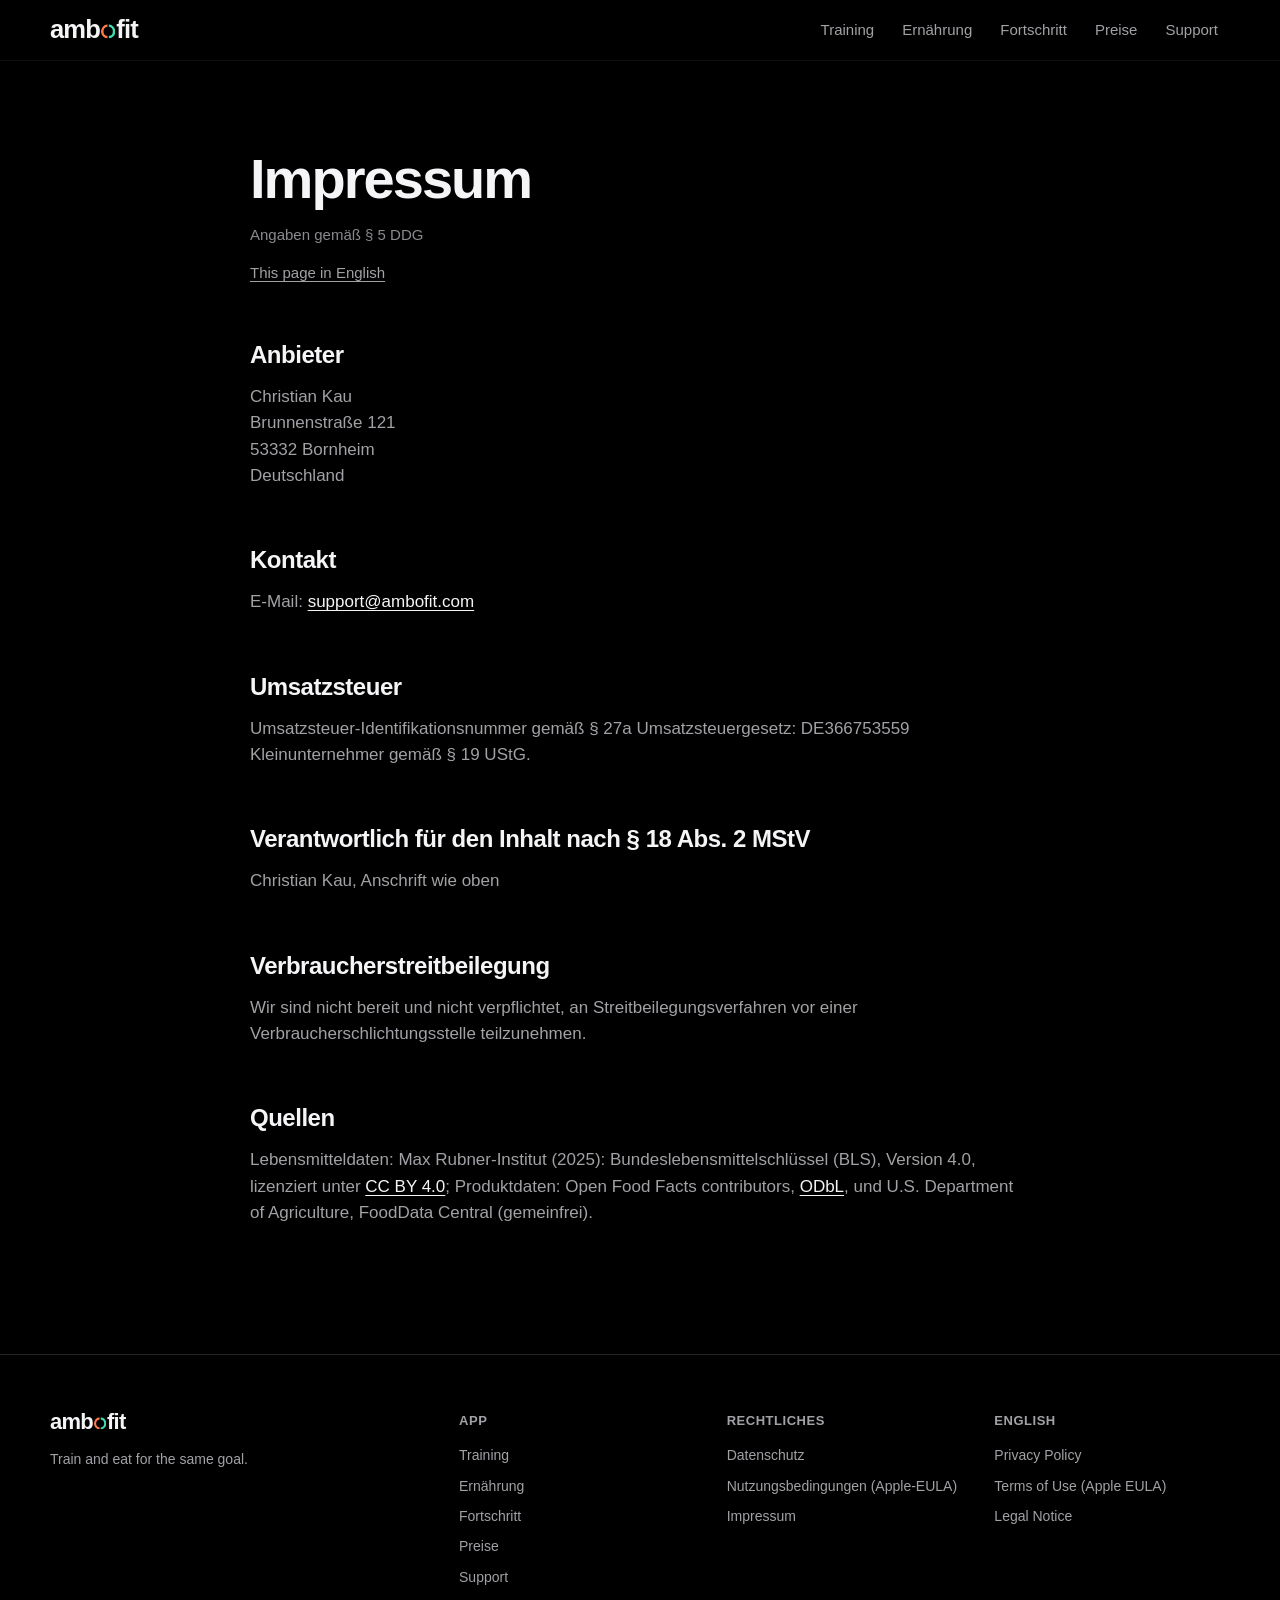
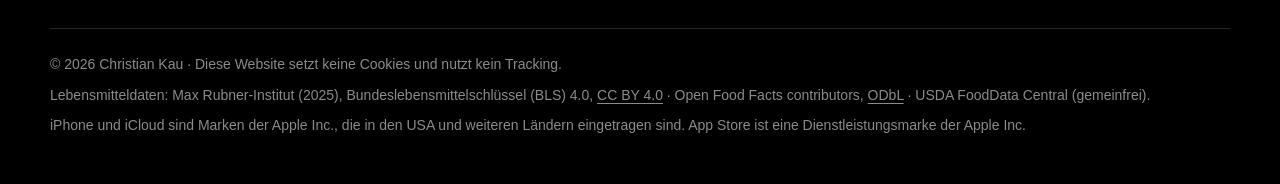
<file: impressum/index.html>
<!doctype html>
<html lang="de">
<head>
<meta charset="utf-8">
<meta name="viewport" content="width=device-width, initial-scale=1, viewport-fit=cover">
<meta http-equiv="Content-Security-Policy" content="default-src 'none'; img-src 'self'; style-src 'self'; script-src 'self'; base-uri 'none'; form-action 'none'; manifest-src 'self'">
<meta name="referrer" content="strict-origin-when-cross-origin">
<title>Impressum – ambofit</title>
<meta name="description" content="Impressum nach § 5 DDG für ambofit.com und die App ambofit.">
<link rel="canonical" href="https://ambofit.com/impressum/">
<link rel="alternate" hreflang="de" href="https://ambofit.com/impressum/">
<link rel="alternate" hreflang="en" href="https://ambofit.com/legal-notice/">
<meta name="color-scheme" content="dark">
<meta name="theme-color" content="#000000">
<link rel="icon" href="/favicon.svg" type="image/svg+xml">
<link rel="icon" href="/favicon-64.png" type="image/png" sizes="64x64">
<link rel="apple-touch-icon" href="/apple-touch-icon.png">
<meta property="og:type" content="website">
<meta property="og:site_name" content="ambofit">
<meta property="og:title" content="Impressum – ambofit">
<meta property="og:description" content="Impressum nach § 5 DDG für ambofit.com und die App ambofit.">
<meta property="og:url" content="https://ambofit.com/impressum/">
<meta property="og:image" content="https://ambofit.com/assets/img/og.jpg">
<meta property="og:image:width" content="1200">
<meta property="og:image:height" content="630">
<meta property="og:image:alt" content="Three iPhones showing ambofit: training plan, Today screen and nutrition.">
<meta property="og:locale" content="de_DE">
<meta name="twitter:card" content="summary_large_image">
<link rel="stylesheet" href="/assets/site.css?v=66c9b5f93c">
</head>
<body>
<a class="skip" href="#main">Zum Inhalt springen</a>
<header class="site-header">
  <div class="wrap">
    <a class="wordmark" href="/" aria-label="ambofit home"><span aria-hidden="true">amb</span><svg class="ring" viewBox="0 0 126 126" aria-hidden="true" focusable="false"><path fill="#FF7A45" d="M57 .29A63 63 0 0 0 57 125.71V103.56A41 41 0 0 1 57 22.44Z"/><path fill="#3DDBB0" d="M69 .29A63 63 0 0 1 69 125.71V103.56A41 41 0 0 0 69 22.44Z"/></svg><span aria-hidden="true">fit</span></a>
    <nav class="nav" aria-label="Hauptmenü"><a href="/#training" class="nav-optional">Training</a><a href="/#nutrition" class="nav-optional">Ernährung</a><a href="/#progress" class="nav-optional">Fortschritt</a><a href="/#pricing">Preise</a><a href="/support/">Support</a></nav>
  </div>
</header>
<main id="main">
<div class="wrap"><article class="doc">
<h1>Impressum</h1>
<p class="doc-meta">Angaben gemäß § 5 DDG</p>
<p class="lang-switch"><a href="/legal-notice/" hreflang="en" lang="en">This page in English</a></p>

<h2>Anbieter</h2>
<address>
  <p>Christian Kau<br>Brunnenstraße 121<br>53332 Bornheim<br>Deutschland</p>
</address>

<h2>Kontakt</h2>
<p>E-Mail: <a href="mailto:support@ambofit.com">support@ambofit.com</a></p>

<h2>Umsatzsteuer</h2>
<p>Umsatzsteuer-Identifikationsnummer gemäß § 27a Umsatzsteuergesetz: DE366753559<br>
Kleinunternehmer gemäß § 19 UStG.</p>

<h2>Verantwortlich für den Inhalt nach § 18 Abs. 2 MStV</h2>
<p>Christian Kau, Anschrift wie oben</p>

<h2>Verbraucherstreitbeilegung</h2>
<p>Wir sind nicht bereit und nicht verpflichtet, an Streitbeilegungsverfahren vor einer Verbraucherschlichtungsstelle teilzunehmen.</p>

<h2>Quellen</h2>
<p>Lebensmitteldaten: Max Rubner-Institut (2025): Bundeslebensmittelschlüssel (BLS), Version 4.0, lizenziert unter <a href="https://creativecommons.org/licenses/by/4.0/deed.de">CC BY 4.0</a>; Produktdaten: Open Food Facts contributors, <a href="https://opendatacommons.org/licenses/odbl/1-0/">ODbL</a>, und U.S. Department of Agriculture, FoodData Central (gemeinfrei).</p>

</article></div>
</main>
<footer class="site-footer">
  <div class="wrap">
    <div class="footer-grid">
      <div>
        <span class="wordmark" role="img" aria-label="ambofit"><span aria-hidden="true">amb</span><svg class="ring" viewBox="0 0 126 126" aria-hidden="true" focusable="false"><path fill="#FF7A45" d="M57 .29A63 63 0 0 0 57 125.71V103.56A41 41 0 0 1 57 22.44Z"/><path fill="#3DDBB0" d="M69 .29A63 63 0 0 1 69 125.71V103.56A41 41 0 0 0 69 22.44Z"/></svg><span aria-hidden="true">fit</span></span>
        <p class="claim">Train and eat for the same goal.</p>
      </div>
      <nav aria-label="App"><h2>App</h2><ul><li><a href="/#training">Training</a></li><li><a href="/#nutrition">Ernährung</a></li><li><a href="/#progress">Fortschritt</a></li><li><a href="/#pricing">Preise</a></li><li><a href="/support/">Support</a></li></ul></nav>
      <nav aria-label="Rechtliches"><h2>Rechtliches</h2><ul><li><a href="/datenschutz/">Datenschutz</a></li><li><a href="https://www.apple.com/legal/internet-services/itunes/dev/stdeula/">Nutzungsbedingungen (Apple-EULA)</a></li><li><a href="/impressum/">Impressum</a></li></ul></nav>
      <nav aria-label="English" lang="en"><h2>English</h2><ul><li><a href="/privacy/">Privacy Policy</a></li><li><a href="https://www.apple.com/legal/internet-services/itunes/dev/stdeula/">Terms of Use (Apple EULA)</a></li><li><a href="/legal-notice/">Legal Notice</a></li></ul></nav>
    </div>
    <div class="footer-legal">
      <p>© 2026 Christian Kau · Diese Website setzt keine Cookies und nutzt kein Tracking.</p>
      <p>Lebensmitteldaten: Max Rubner-Institut (2025), Bundeslebensmittelschlüssel (BLS) 4.0, <a href="https://creativecommons.org/licenses/by/4.0/deed.de">CC BY 4.0</a> · Open Food Facts contributors, <a href="https://opendatacommons.org/licenses/odbl/1-0/">ODbL</a> · USDA FoodData Central (gemeinfrei).</p>
      <p>iPhone und iCloud sind Marken der Apple Inc., die in den USA und weiteren Ländern eingetragen sind. App Store ist eine Dienstleistungsmarke der Apple Inc.</p>
    </div>
  </div>
</footer>
</body>
</html>
</file>
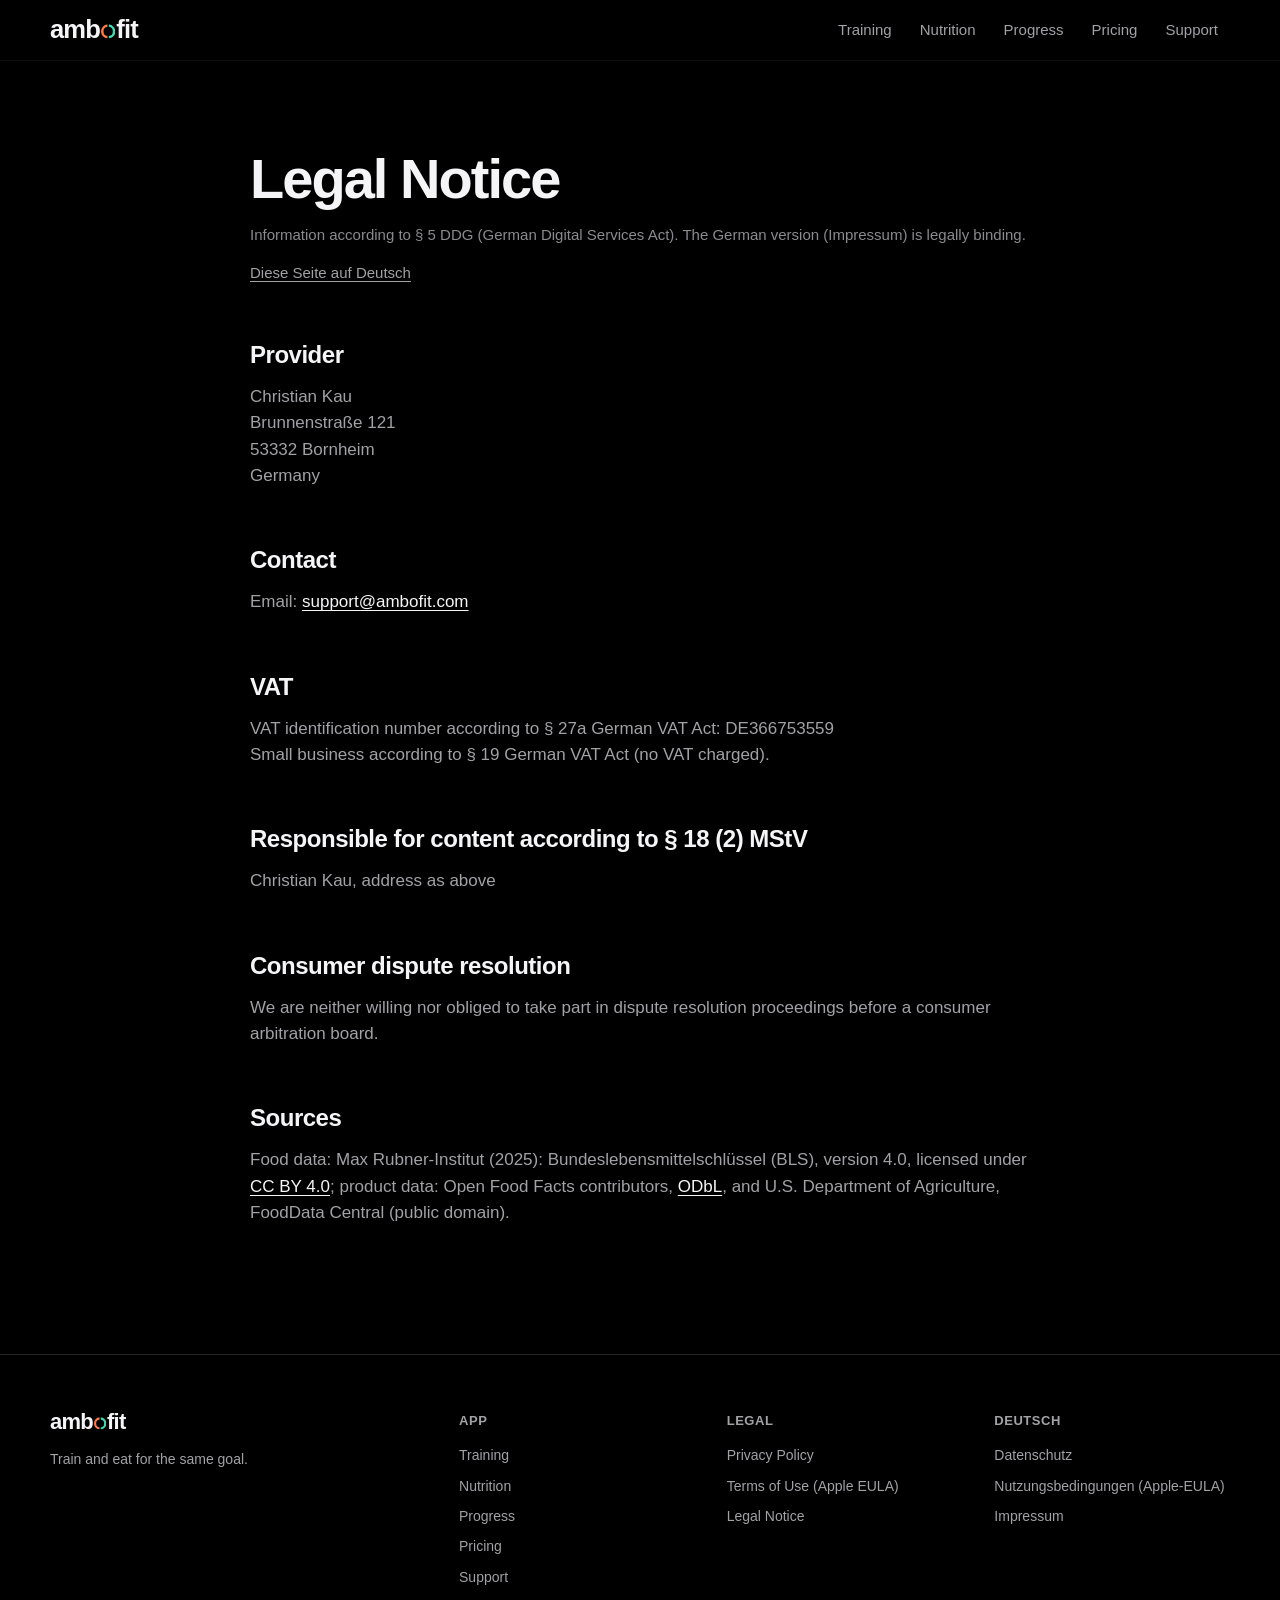
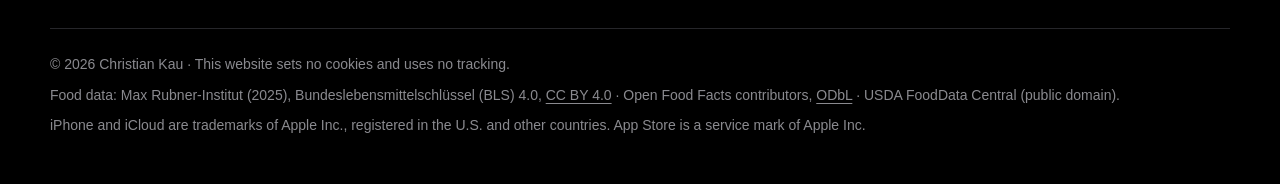
<file: legal-notice/index.html>
<!doctype html>
<html lang="en">
<head>
<meta charset="utf-8">
<meta name="viewport" content="width=device-width, initial-scale=1, viewport-fit=cover">
<meta http-equiv="Content-Security-Policy" content="default-src 'none'; img-src 'self'; style-src 'self'; script-src 'self'; base-uri 'none'; form-action 'none'; manifest-src 'self'">
<meta name="referrer" content="strict-origin-when-cross-origin">
<title>Legal Notice – ambofit</title>
<meta name="description" content="Legal notice (Impressum) for ambofit.com and the ambofit app.">
<link rel="canonical" href="https://ambofit.com/legal-notice/">
<link rel="alternate" hreflang="en" href="https://ambofit.com/legal-notice/">
<link rel="alternate" hreflang="de" href="https://ambofit.com/impressum/">
<meta name="color-scheme" content="dark">
<meta name="theme-color" content="#000000">
<link rel="icon" href="/favicon.svg" type="image/svg+xml">
<link rel="icon" href="/favicon-64.png" type="image/png" sizes="64x64">
<link rel="apple-touch-icon" href="/apple-touch-icon.png">
<meta property="og:type" content="website">
<meta property="og:site_name" content="ambofit">
<meta property="og:title" content="Legal Notice – ambofit">
<meta property="og:description" content="Legal notice (Impressum) for ambofit.com and the ambofit app.">
<meta property="og:url" content="https://ambofit.com/legal-notice/">
<meta property="og:image" content="https://ambofit.com/assets/img/og.jpg">
<meta property="og:image:width" content="1200">
<meta property="og:image:height" content="630">
<meta property="og:image:alt" content="Three iPhones showing ambofit: training plan, Today screen and nutrition.">
<meta property="og:locale" content="en_US">
<meta name="twitter:card" content="summary_large_image">
<link rel="stylesheet" href="/assets/site.css?v=66c9b5f93c">
</head>
<body>
<a class="skip" href="#main">Skip to content</a>
<header class="site-header">
  <div class="wrap">
    <a class="wordmark" href="/" aria-label="ambofit home"><span aria-hidden="true">amb</span><svg class="ring" viewBox="0 0 126 126" aria-hidden="true" focusable="false"><path fill="#FF7A45" d="M57 .29A63 63 0 0 0 57 125.71V103.56A41 41 0 0 1 57 22.44Z"/><path fill="#3DDBB0" d="M69 .29A63 63 0 0 1 69 125.71V103.56A41 41 0 0 0 69 22.44Z"/></svg><span aria-hidden="true">fit</span></a>
    <nav class="nav" aria-label="Main"><a href="/#training" class="nav-optional">Training</a><a href="/#nutrition" class="nav-optional">Nutrition</a><a href="/#progress" class="nav-optional">Progress</a><a href="/#pricing">Pricing</a><a href="/support/">Support</a></nav>
  </div>
</header>
<main id="main">
<div class="wrap"><article class="doc">
<h1>Legal Notice</h1>
<p class="doc-meta">Information according to § 5 DDG (German Digital Services Act). The German version (Impressum) is legally binding.</p>
<p class="lang-switch"><a href="/impressum/" hreflang="de" lang="de">Diese Seite auf Deutsch</a></p>

<h2>Provider</h2>
<address>
  <p>Christian Kau<br>Brunnenstraße 121<br>53332 Bornheim<br>Germany</p>
</address>

<h2>Contact</h2>
<p>Email: <a href="mailto:support@ambofit.com">support@ambofit.com</a></p>

<h2>VAT</h2>
<p>VAT identification number according to § 27a German VAT Act: DE366753559<br>
Small business according to § 19 German VAT Act (no VAT charged).</p>

<h2>Responsible for content according to § 18 (2) MStV</h2>
<p>Christian Kau, address as above</p>

<h2>Consumer dispute resolution</h2>
<p>We are neither willing nor obliged to take part in dispute resolution proceedings before a consumer arbitration board.</p>

<h2>Sources</h2>
<p>Food data: Max Rubner-Institut (2025): Bundeslebensmittelschlüssel (BLS), version 4.0, licensed under <a href="https://creativecommons.org/licenses/by/4.0/">CC BY 4.0</a>; product data: Open Food Facts contributors, <a href="https://opendatacommons.org/licenses/odbl/1-0/">ODbL</a>, and U.S. Department of Agriculture, FoodData Central (public domain).</p>

</article></div>
</main>
<footer class="site-footer">
  <div class="wrap">
    <div class="footer-grid">
      <div>
        <span class="wordmark" role="img" aria-label="ambofit"><span aria-hidden="true">amb</span><svg class="ring" viewBox="0 0 126 126" aria-hidden="true" focusable="false"><path fill="#FF7A45" d="M57 .29A63 63 0 0 0 57 125.71V103.56A41 41 0 0 1 57 22.44Z"/><path fill="#3DDBB0" d="M69 .29A63 63 0 0 1 69 125.71V103.56A41 41 0 0 0 69 22.44Z"/></svg><span aria-hidden="true">fit</span></span>
        <p class="claim">Train and eat for the same goal.</p>
      </div>
      <nav aria-label="App"><h2>App</h2><ul><li><a href="/#training">Training</a></li><li><a href="/#nutrition">Nutrition</a></li><li><a href="/#progress">Progress</a></li><li><a href="/#pricing">Pricing</a></li><li><a href="/support/">Support</a></li></ul></nav>
      <nav aria-label="Legal"><h2>Legal</h2><ul><li><a href="/privacy/">Privacy Policy</a></li><li><a href="https://www.apple.com/legal/internet-services/itunes/dev/stdeula/">Terms of Use (Apple EULA)</a></li><li><a href="/legal-notice/">Legal Notice</a></li></ul></nav>
      <nav aria-label="Deutsch" lang="de"><h2>Deutsch</h2><ul><li><a href="/datenschutz/">Datenschutz</a></li><li><a href="https://www.apple.com/legal/internet-services/itunes/dev/stdeula/">Nutzungsbedingungen (Apple-EULA)</a></li><li><a href="/impressum/">Impressum</a></li></ul></nav>
    </div>
    <div class="footer-legal">
      <p>© 2026 Christian Kau · This website sets no cookies and uses no tracking.</p>
      <p>Food data: Max Rubner-Institut (2025), Bundeslebensmittelschlüssel (BLS) 4.0, <a href="https://creativecommons.org/licenses/by/4.0/">CC BY 4.0</a> · Open Food Facts contributors, <a href="https://opendatacommons.org/licenses/odbl/1-0/">ODbL</a> · USDA FoodData Central (public domain).</p>
      <p>iPhone and iCloud are trademarks of Apple Inc., registered in the U.S. and other countries. App Store is a service mark of Apple Inc.</p>
    </div>
  </div>
</footer>
</body>
</html>
</file>
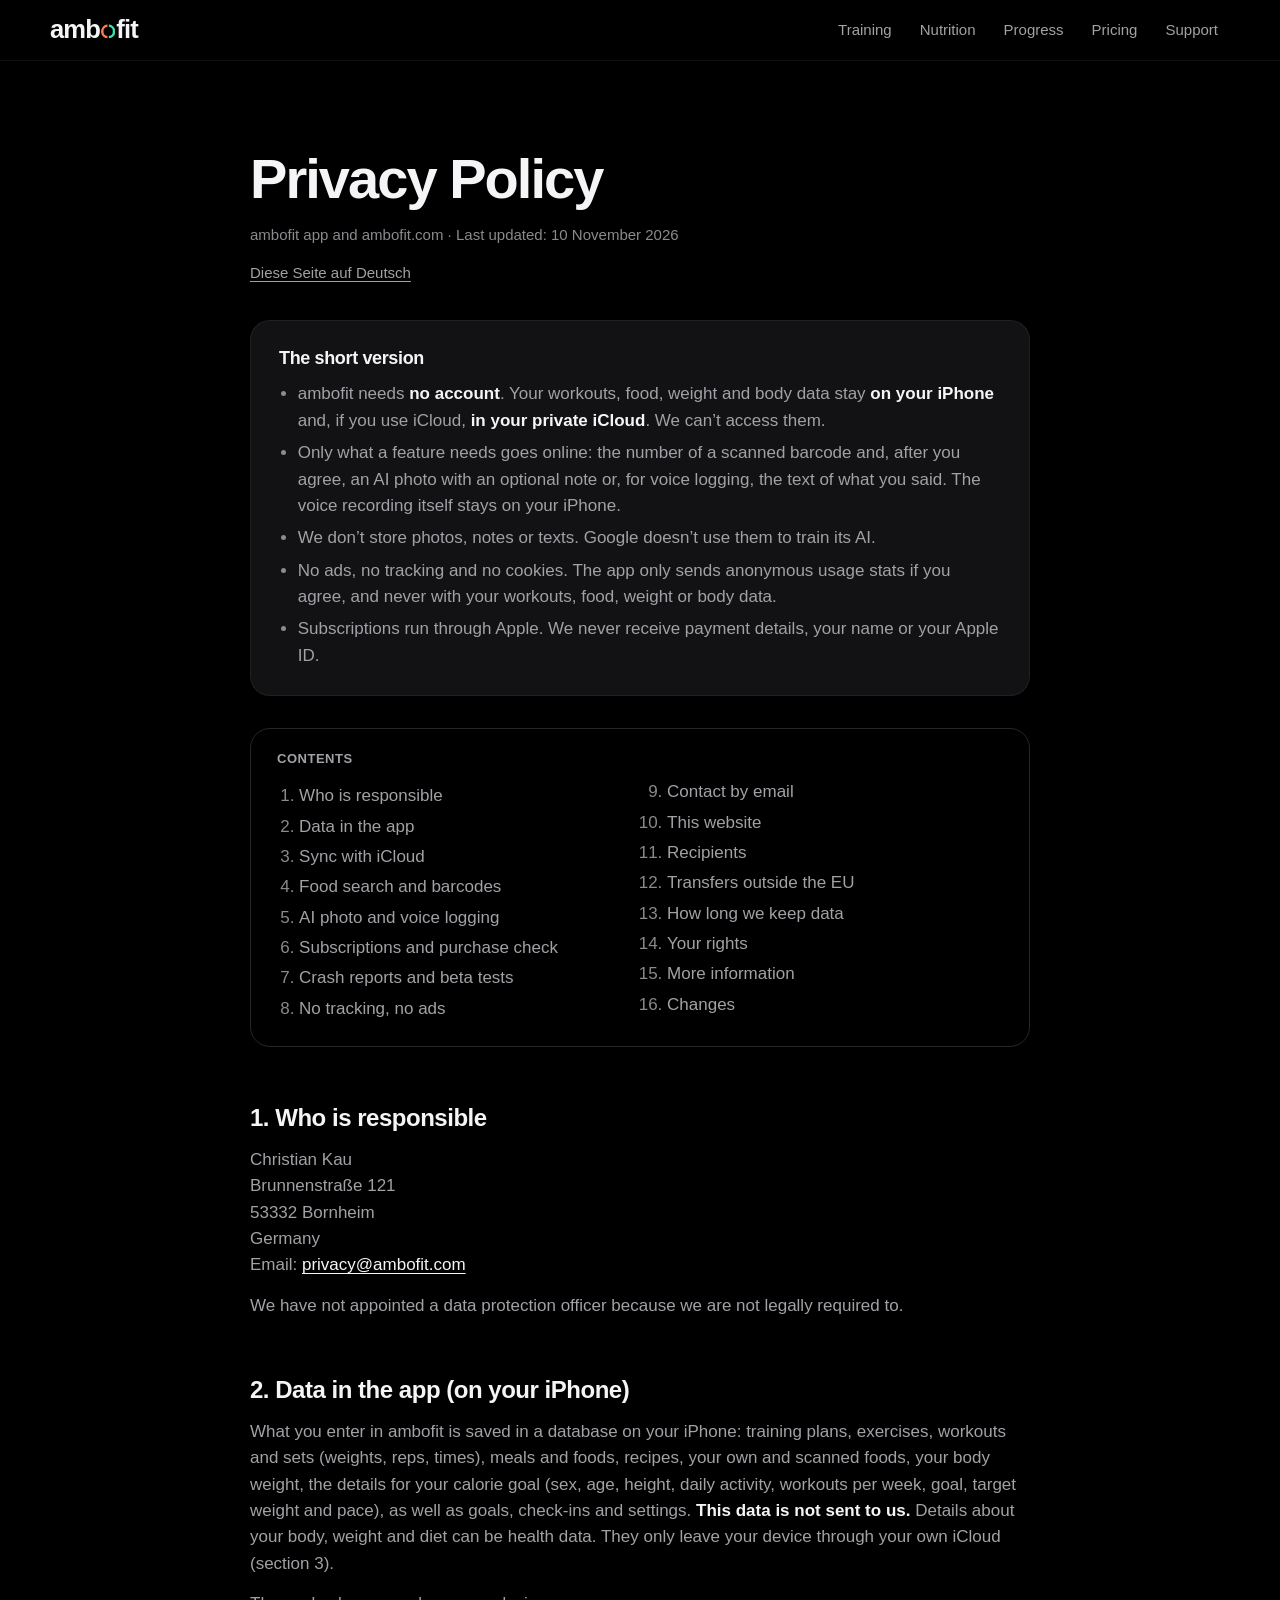
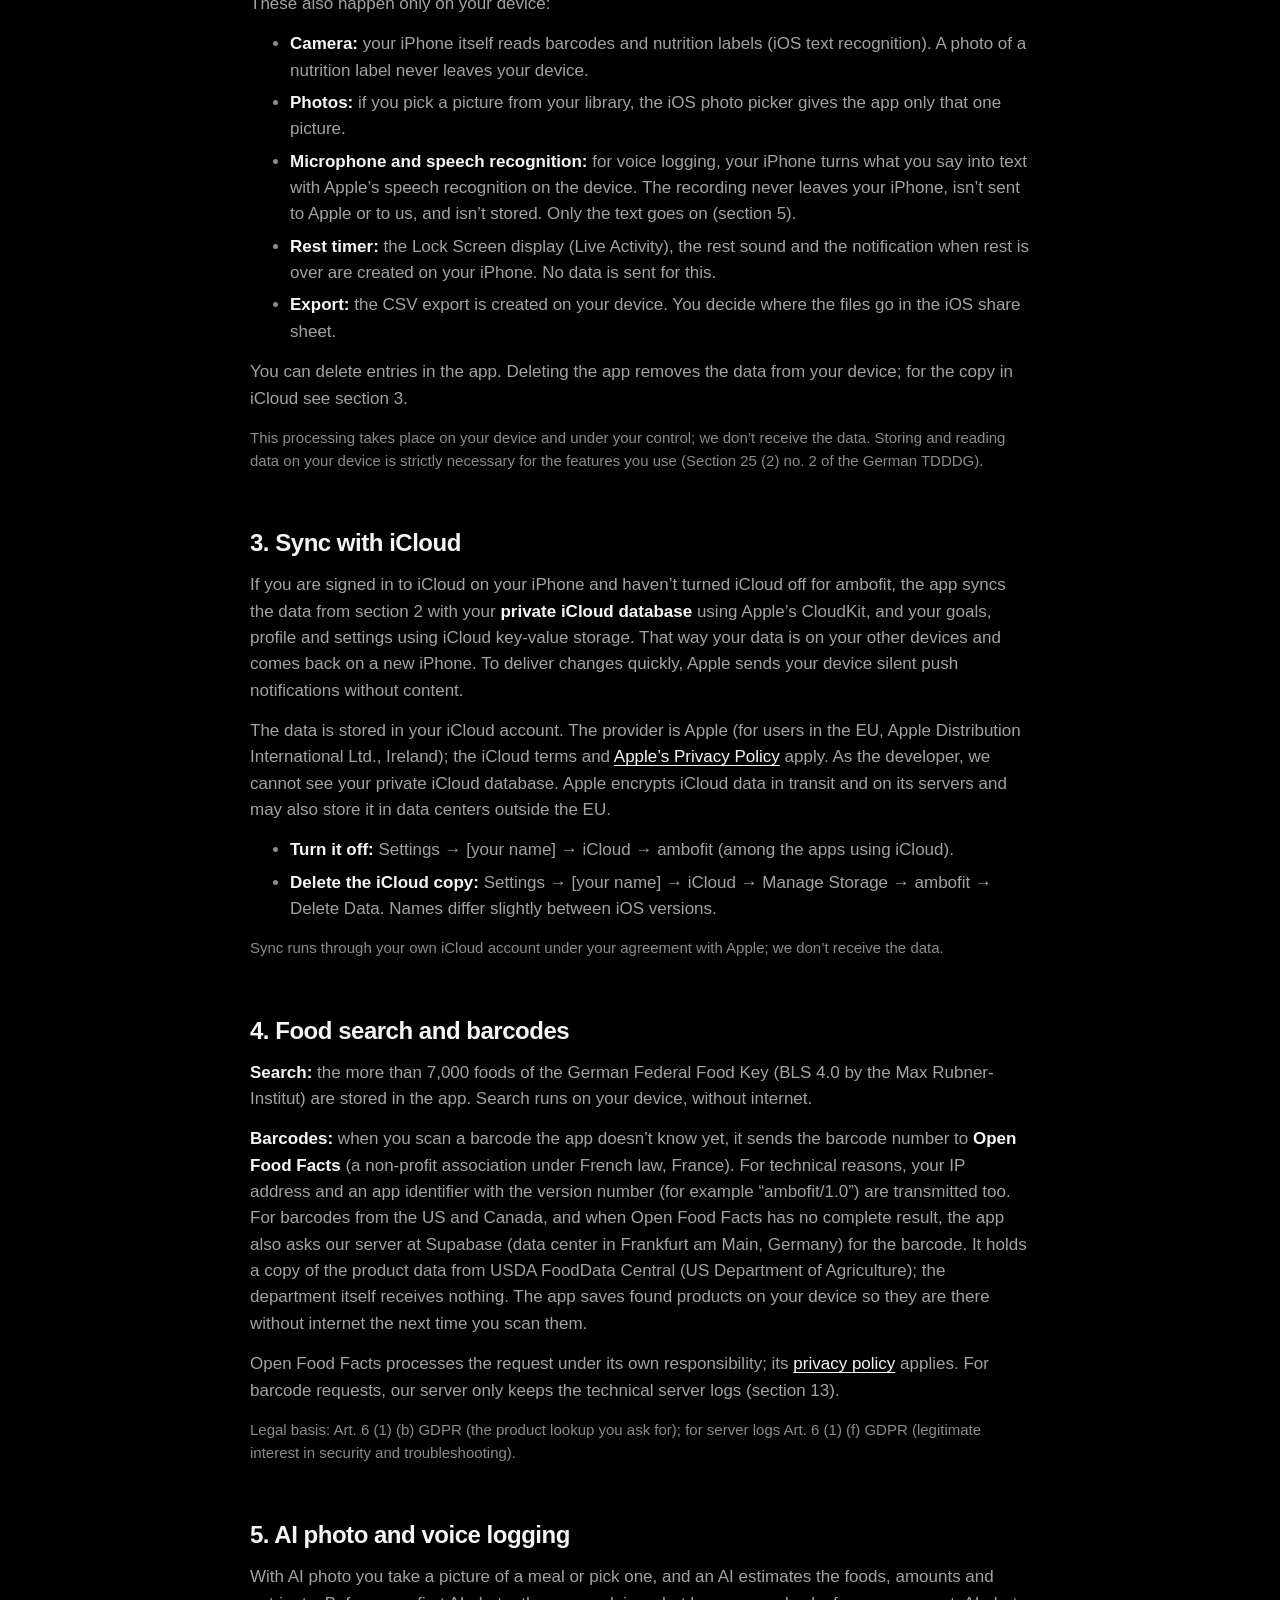
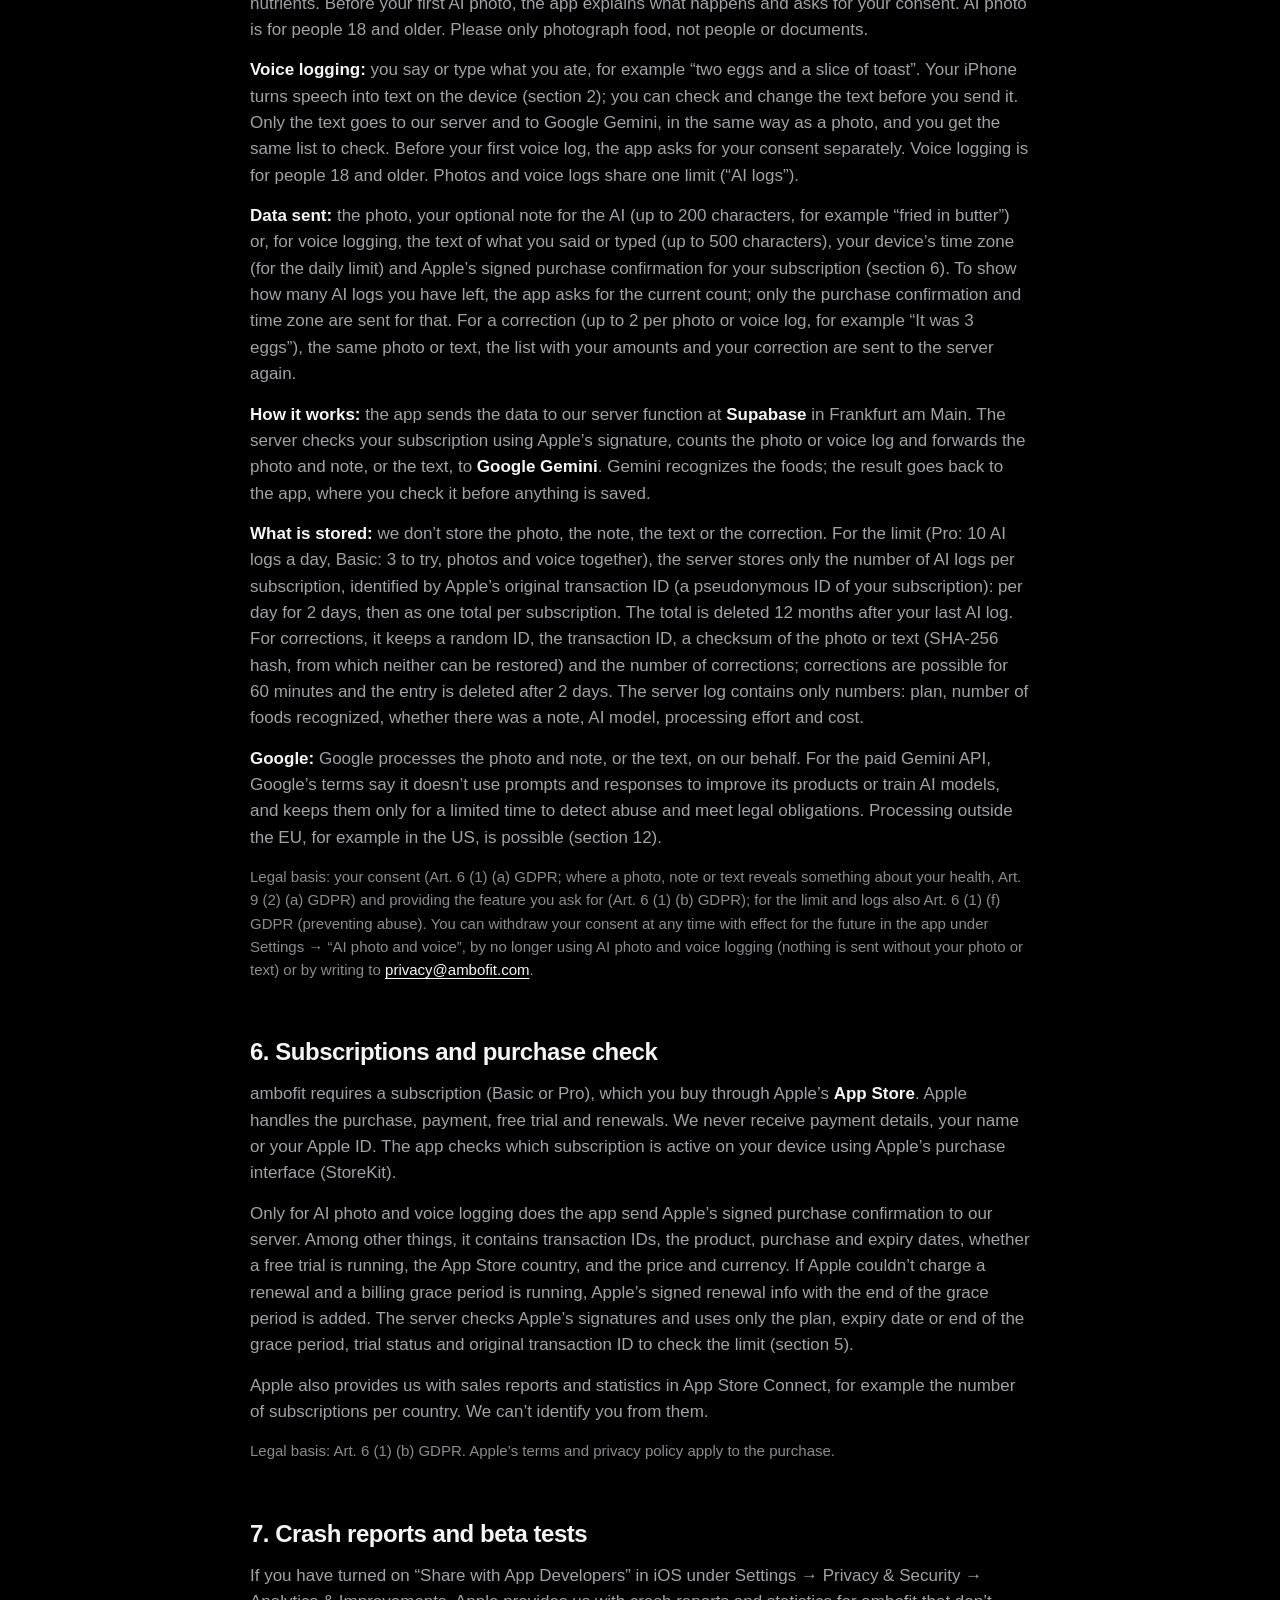
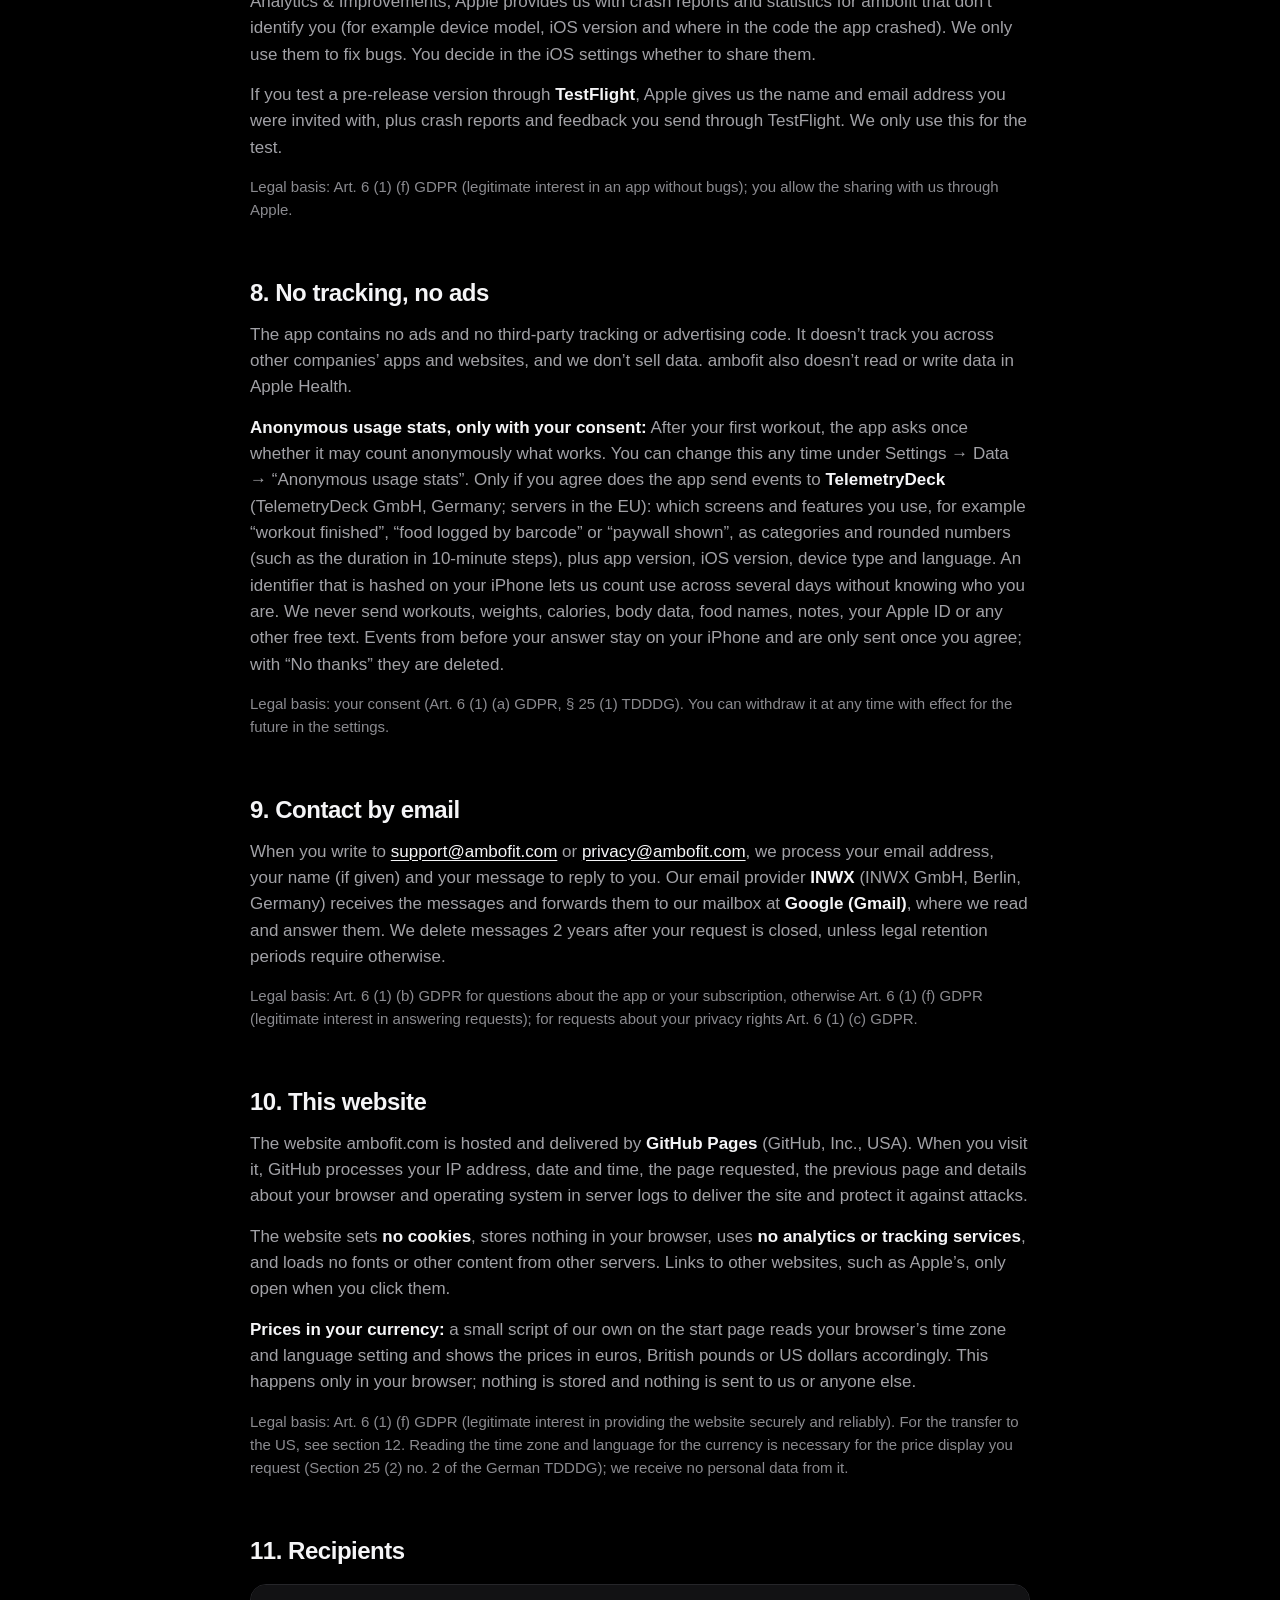
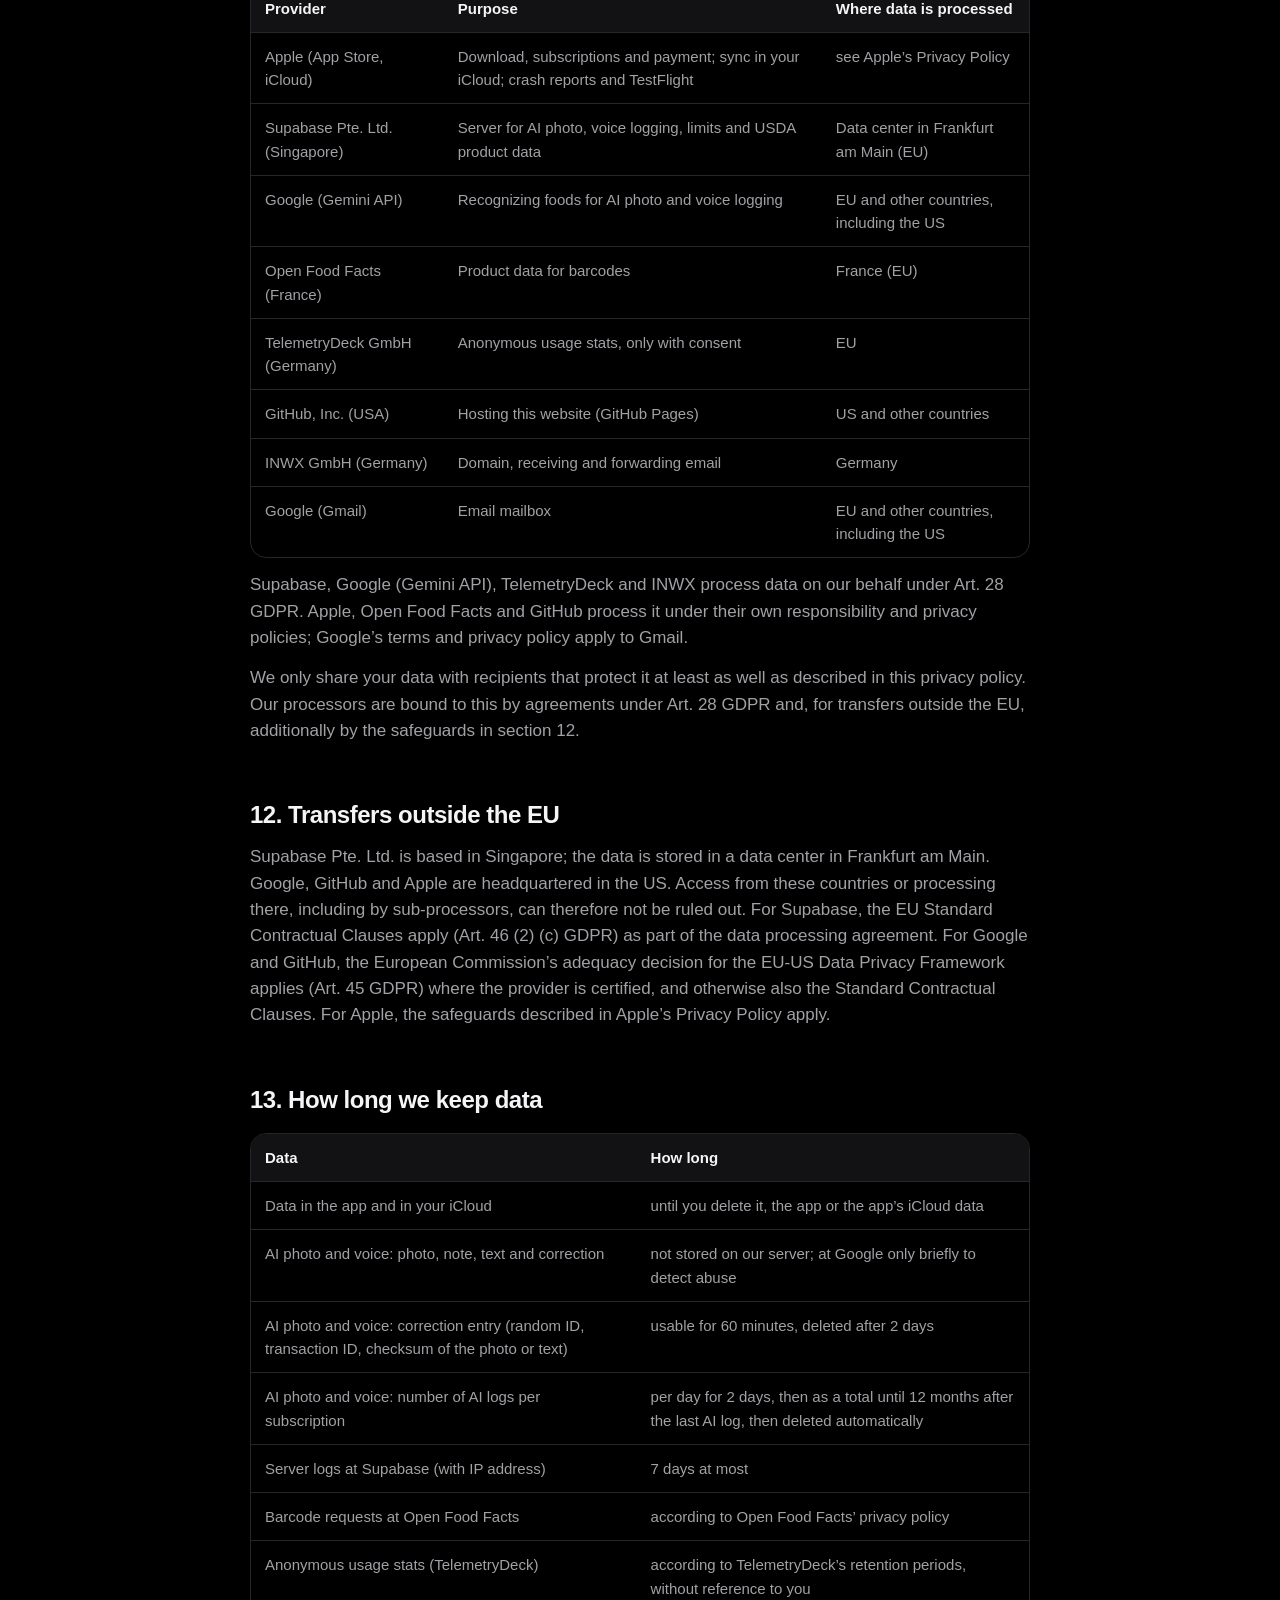
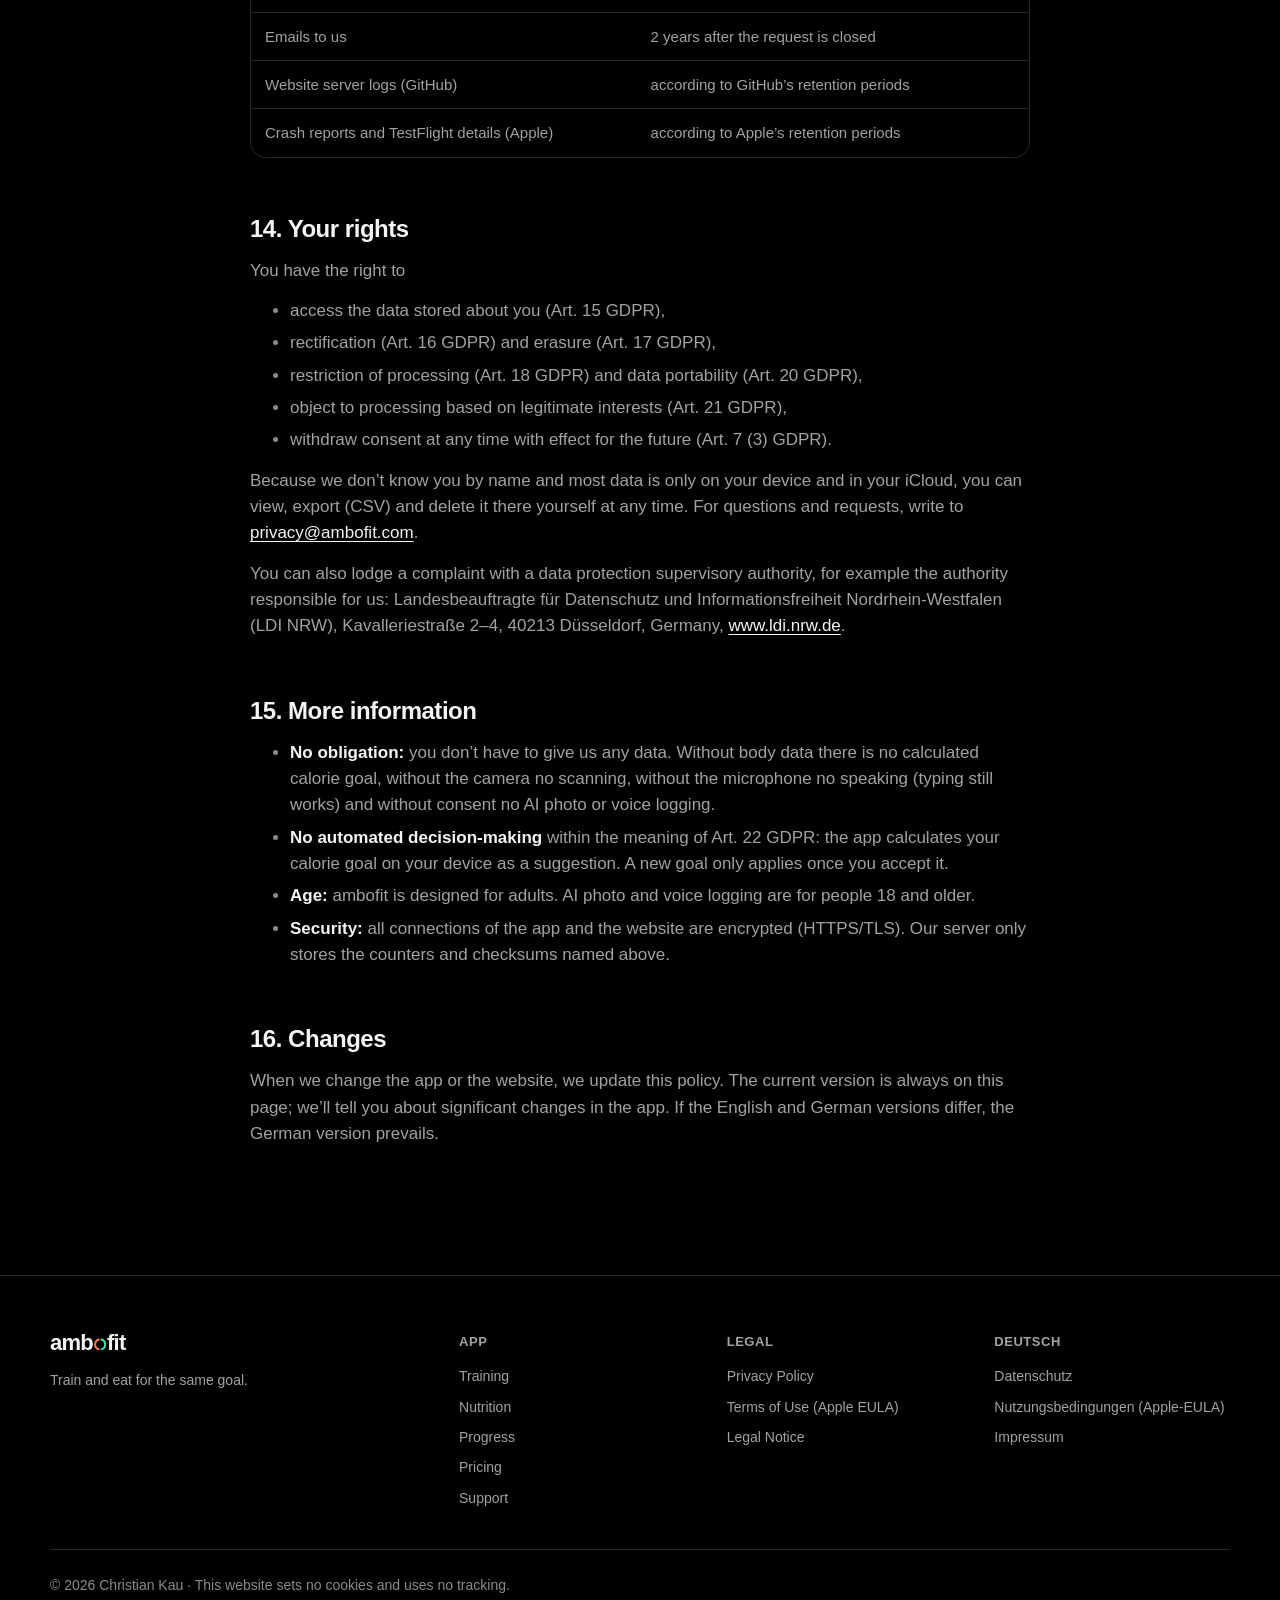
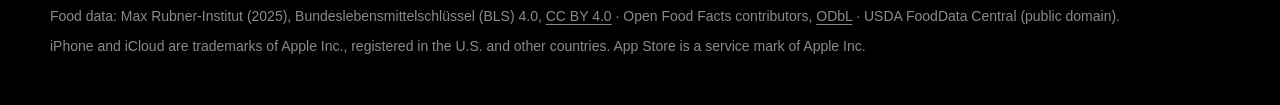
<file: privacy/index.html>
<!doctype html>
<html lang="en">
<head>
<meta charset="utf-8">
<meta name="viewport" content="width=device-width, initial-scale=1, viewport-fit=cover">
<meta http-equiv="Content-Security-Policy" content="default-src 'none'; img-src 'self'; style-src 'self'; script-src 'self'; base-uri 'none'; form-action 'none'; manifest-src 'self'">
<meta name="referrer" content="strict-origin-when-cross-origin">
<title>Privacy Policy – ambofit</title>
<meta name="description" content="How the ambofit app and ambofit.com handle your data.">
<link rel="canonical" href="https://ambofit.com/privacy/">
<link rel="alternate" hreflang="en" href="https://ambofit.com/privacy/">
<link rel="alternate" hreflang="de" href="https://ambofit.com/datenschutz/">
<meta name="color-scheme" content="dark">
<meta name="theme-color" content="#000000">
<link rel="icon" href="/favicon.svg" type="image/svg+xml">
<link rel="icon" href="/favicon-64.png" type="image/png" sizes="64x64">
<link rel="apple-touch-icon" href="/apple-touch-icon.png">
<meta property="og:type" content="website">
<meta property="og:site_name" content="ambofit">
<meta property="og:title" content="Privacy Policy – ambofit">
<meta property="og:description" content="How the ambofit app and ambofit.com handle your data.">
<meta property="og:url" content="https://ambofit.com/privacy/">
<meta property="og:image" content="https://ambofit.com/assets/img/og.jpg">
<meta property="og:image:width" content="1200">
<meta property="og:image:height" content="630">
<meta property="og:image:alt" content="Three iPhones showing ambofit: training plan, Today screen and nutrition.">
<meta property="og:locale" content="en_US">
<meta name="twitter:card" content="summary_large_image">
<link rel="stylesheet" href="/assets/site.css?v=66c9b5f93c">
</head>
<body>
<a class="skip" href="#main">Skip to content</a>
<header class="site-header">
  <div class="wrap">
    <a class="wordmark" href="/" aria-label="ambofit home"><span aria-hidden="true">amb</span><svg class="ring" viewBox="0 0 126 126" aria-hidden="true" focusable="false"><path fill="#FF7A45" d="M57 .29A63 63 0 0 0 57 125.71V103.56A41 41 0 0 1 57 22.44Z"/><path fill="#3DDBB0" d="M69 .29A63 63 0 0 1 69 125.71V103.56A41 41 0 0 0 69 22.44Z"/></svg><span aria-hidden="true">fit</span></a>
    <nav class="nav" aria-label="Main"><a href="/#training" class="nav-optional">Training</a><a href="/#nutrition" class="nav-optional">Nutrition</a><a href="/#progress" class="nav-optional">Progress</a><a href="/#pricing">Pricing</a><a href="/support/">Support</a></nav>
  </div>
</header>
<main id="main">
<div class="wrap"><article class="doc">
<h1>Privacy Policy</h1>
<p class="doc-meta">ambofit app and ambofit.com · Last updated: 10 November 2026</p>
<p class="lang-switch"><a href="/datenschutz/" hreflang="de" lang="de">Diese Seite auf Deutsch</a></p>

<section class="summary" aria-labelledby="short">
  <h2 id="short">The short version</h2>
  <ul>
    <li>ambofit needs <strong>no account</strong>. Your workouts, food, weight and body data stay <strong>on your iPhone</strong> and, if you use iCloud, <strong>in your private iCloud</strong>. We can’t access them.</li>
    <li>Only what a feature needs goes online: the number of a scanned barcode and, after you agree, an AI photo with an optional note or, for voice logging, the text of what you said. The voice recording itself stays on your iPhone.</li>
    <li>We don’t store photos, notes or texts. Google doesn’t use them to train its AI.</li>
    <li>No ads, no tracking and no cookies. The app only sends anonymous usage stats if you agree, and never with your workouts, food, weight or body data.</li>
    <li>Subscriptions run through Apple. We never receive payment details, your name or your Apple ID.</li>
  </ul>
</section>

<nav class="toc" aria-labelledby="contents">
  <h2 id="contents">Contents</h2>
  <ol>
    <li><a href="#controller">Who is responsible</a></li>
    <li><a href="#device">Data in the app</a></li>
    <li><a href="#icloud">Sync with iCloud</a></li>
    <li><a href="#barcode">Food search and barcodes</a></li>
    <li><a href="#ai-photo">AI photo and voice logging</a></li>
    <li><a href="#subscriptions">Subscriptions and purchase check</a></li>
    <li><a href="#apple-reports">Crash reports and beta tests</a></li>
    <li><a href="#no-tracking">No tracking, no ads</a></li>
    <li><a href="#email">Contact by email</a></li>
    <li><a href="#website">This website</a></li>
    <li><a href="#recipients">Recipients</a></li>
    <li><a href="#transfers">Transfers outside the EU</a></li>
    <li><a href="#retention">How long we keep data</a></li>
    <li><a href="#rights">Your rights</a></li>
    <li><a href="#more">More information</a></li>
    <li><a href="#changes">Changes</a></li>
  </ol>
</nav>

<h2 id="controller">1. Who is responsible</h2>
<address>
  <p>Christian Kau<br>Brunnenstraße 121<br>53332 Bornheim<br>Germany<br>
  Email: <a href="mailto:privacy@ambofit.com">privacy@ambofit.com</a></p>
</address>
<p>We have not appointed a data protection officer because we are not legally required to.</p>

<h2 id="device">2. Data in the app (on your iPhone)</h2>
<p>What you enter in ambofit is saved in a database on your iPhone: training plans, exercises, workouts and sets (weights, reps, times), meals and foods, recipes, your own and scanned foods, your body weight, the details for your calorie goal (sex, age, height, daily activity, workouts per week, goal, target weight and pace), as well as goals, check-ins and settings. <strong>This data is not sent to us.</strong> Details about your body, weight and diet can be health data. They only leave your device through your own iCloud (section 3).</p>
<p>These also happen only on your device:</p>
<ul>
  <li><strong>Camera:</strong> your iPhone itself reads barcodes and nutrition labels (iOS text recognition). A photo of a nutrition label never leaves your device.</li>
  <li><strong>Photos:</strong> if you pick a picture from your library, the iOS photo picker gives the app only that one picture.</li>
  <li><strong>Microphone and speech recognition:</strong> for voice logging, your iPhone turns what you say into text with Apple’s speech recognition on the device. The recording never leaves your iPhone, isn’t sent to Apple or to us, and isn’t stored. Only the text goes on (section 5).</li>
  <li><strong>Rest timer:</strong> the Lock Screen display (Live Activity), the rest sound and the notification when rest is over are created on your iPhone. No data is sent for this.</li>
  <li><strong>Export:</strong> the CSV export is created on your device. You decide where the files go in the iOS share sheet.</li>
</ul>
<p>You can delete entries in the app. Deleting the app removes the data from your device; for the copy in iCloud see section 3.</p>
<p class="basis">This processing takes place on your device and under your control; we don’t receive the data. Storing and reading data on your device is strictly necessary for the features you use (Section 25 (2) no. 2 of the German TDDDG).</p>

<h2 id="icloud">3. Sync with iCloud</h2>
<p>If you are signed in to iCloud on your iPhone and haven’t turned iCloud off for ambofit, the app syncs the data from section 2 with your <strong>private iCloud database</strong> using Apple’s CloudKit, and your goals, profile and settings using iCloud key-value storage. That way your data is on your other devices and comes back on a new iPhone. To deliver changes quickly, Apple sends your device silent push notifications without content.</p>
<p>The data is stored in your iCloud account. The provider is Apple (for users in the EU, Apple Distribution International Ltd., Ireland); the iCloud terms and <a href="https://www.apple.com/legal/privacy/">Apple’s Privacy Policy</a> apply. As the developer, we cannot see your private iCloud database. Apple encrypts iCloud data in transit and on its servers and may also store it in data centers outside the EU.</p>
<ul>
  <li><strong>Turn it off:</strong> Settings → [your name] → iCloud → ambofit (among the apps using iCloud).</li>
  <li><strong>Delete the iCloud copy:</strong> Settings → [your name] → iCloud → Manage Storage → ambofit → Delete Data. Names differ slightly between iOS versions.</li>
</ul>
<p class="basis">Sync runs through your own iCloud account under your agreement with Apple; we don’t receive the data.</p>

<h2 id="barcode">4. Food search and barcodes</h2>
<p><strong>Search:</strong> the more than 7,000 foods of the German Federal Food Key (BLS 4.0 by the Max Rubner-Institut) are stored in the app. Search runs on your device, without internet.</p>
<p><strong>Barcodes:</strong> when you scan a barcode the app doesn’t know yet, it sends the barcode number to <strong>Open Food Facts</strong> (a non-profit association under French law, France). For technical reasons, your IP address and an app identifier with the version number (for example “ambofit/1.0”) are transmitted too. For barcodes from the US and Canada, and when Open Food Facts has no complete result, the app also asks our server at Supabase (data center in Frankfurt am Main, Germany) for the barcode. It holds a copy of the product data from USDA FoodData Central (US Department of Agriculture); the department itself receives nothing. The app saves found products on your device so they are there without internet the next time you scan them.</p>
<p>Open Food Facts processes the request under its own responsibility; its <a href="https://world.openfoodfacts.org/privacy">privacy policy</a> applies. For barcode requests, our server only keeps the technical server logs (section 13).</p>
<p class="basis">Legal basis: Art. 6 (1) (b) GDPR (the product lookup you ask for); for server logs Art. 6 (1) (f) GDPR (legitimate interest in security and troubleshooting).</p>

<h2 id="ai-photo">5. AI photo and voice logging</h2>
<p>With AI photo you take a picture of a meal or pick one, and an AI estimates the foods, amounts and nutrients. Before your first AI photo, the app explains what happens and asks for your consent. AI photo is for people 18 and older. Please only photograph food, not people or documents.</p>
<p><strong>Voice logging:</strong> you say or type what you ate, for example “two eggs and a slice of toast”. Your iPhone turns speech into text on the device (section 2); you can check and change the text before you send it. Only the text goes to our server and to Google Gemini, in the same way as a photo, and you get the same list to check. Before your first voice log, the app asks for your consent separately. Voice logging is for people 18 and older. Photos and voice logs share one limit (“AI logs”).</p>
<p><strong>Data sent:</strong> the photo, your optional note for the AI (up to 200 characters, for example “fried in butter”) or, for voice logging, the text of what you said or typed (up to 500 characters), your device’s time zone (for the daily limit) and Apple’s signed purchase confirmation for your subscription (section 6). To show how many AI logs you have left, the app asks for the current count; only the purchase confirmation and time zone are sent for that. For a correction (up to 2 per photo or voice log, for example “It was 3 eggs”), the same photo or text, the list with your amounts and your correction are sent to the server again.</p>
<p><strong>How it works:</strong> the app sends the data to our server function at <strong>Supabase</strong> in Frankfurt am Main. The server checks your subscription using Apple’s signature, counts the photo or voice log and forwards the photo and note, or the text, to <strong>Google Gemini</strong>. Gemini recognizes the foods; the result goes back to the app, where you check it before anything is saved.</p>
<p><strong>What is stored:</strong> we don’t store the photo, the note, the text or the correction. For the limit (Pro: 10 AI logs a day, Basic: 3 to try, photos and voice together), the server stores only the number of AI logs per subscription, identified by Apple’s original transaction ID (a pseudonymous ID of your subscription): per day for 2 days, then as one total per subscription. The total is deleted 12 months after your last AI log. For corrections, it keeps a random ID, the transaction ID, a checksum of the photo or text (SHA-256 hash, from which neither can be restored) and the number of corrections; corrections are possible for 60 minutes and the entry is deleted after 2 days. The server log contains only numbers: plan, number of foods recognized, whether there was a note, AI model, processing effort and cost.</p>
<p><strong>Google:</strong> Google processes the photo and note, or the text, on our behalf. For the paid Gemini API, Google’s terms say it doesn’t use prompts and responses to improve its products or train AI models, and keeps them only for a limited time to detect abuse and meet legal obligations. Processing outside the EU, for example in the US, is possible (section 12).</p>
<p class="basis">Legal basis: your consent (Art. 6 (1) (a) GDPR; where a photo, note or text reveals something about your health, Art. 9 (2) (a) GDPR) and providing the feature you ask for (Art. 6 (1) (b) GDPR); for the limit and logs also Art. 6 (1) (f) GDPR (preventing abuse). You can withdraw your consent at any time with effect for the future in the app under Settings → “AI photo and voice”, by no longer using AI photo and voice logging (nothing is sent without your photo or text) or by writing to <a href="mailto:privacy@ambofit.com">privacy@ambofit.com</a>.</p>

<h2 id="subscriptions">6. Subscriptions and purchase check</h2>
<p>ambofit requires a subscription (Basic or Pro), which you buy through Apple’s <strong>App Store</strong>. Apple handles the purchase, payment, free trial and renewals. We never receive payment details, your name or your Apple ID. The app checks which subscription is active on your device using Apple’s purchase interface (StoreKit).</p>
<p>Only for AI photo and voice logging does the app send Apple’s signed purchase confirmation to our server. Among other things, it contains transaction IDs, the product, purchase and expiry dates, whether a free trial is running, the App Store country, and the price and currency. If Apple couldn’t charge a renewal and a billing grace period is running, Apple’s signed renewal info with the end of the grace period is added. The server checks Apple’s signatures and uses only the plan, expiry date or end of the grace period, trial status and original transaction ID to check the limit (section 5).</p>
<p>Apple also provides us with sales reports and statistics in App Store Connect, for example the number of subscriptions per country. We can’t identify you from them.</p>
<p class="basis">Legal basis: Art. 6 (1) (b) GDPR. Apple’s terms and privacy policy apply to the purchase.</p>

<h2 id="apple-reports">7. Crash reports and beta tests</h2>
<p>If you have turned on “Share with App Developers” in iOS under Settings → Privacy &amp; Security → Analytics &amp; Improvements, Apple provides us with crash reports and statistics for ambofit that don’t identify you (for example device model, iOS version and where in the code the app crashed). We only use them to fix bugs. You decide in the iOS settings whether to share them.</p>
<p>If you test a pre-release version through <strong>TestFlight</strong>, Apple gives us the name and email address you were invited with, plus crash reports and feedback you send through TestFlight. We only use this for the test.</p>
<p class="basis">Legal basis: Art. 6 (1) (f) GDPR (legitimate interest in an app without bugs); you allow the sharing with us through Apple.</p>

<h2 id="no-tracking">8. No tracking, no ads</h2>
<p>The app contains no ads and no third-party tracking or advertising code. It doesn’t track you across other companies’ apps and websites, and we don’t sell data. ambofit also doesn’t read or write data in Apple Health.</p>
<p><strong>Anonymous usage stats, only with your consent:</strong> After your first workout, the app asks once whether it may count anonymously what works. You can change this any time under Settings → Data → “Anonymous usage stats”. Only if you agree does the app send events to <strong>TelemetryDeck</strong> (TelemetryDeck GmbH, Germany; servers in the EU): which screens and features you use, for example “workout finished”, “food logged by barcode” or “paywall shown”, as categories and rounded numbers (such as the duration in 10-minute steps), plus app version, iOS version, device type and language. An identifier that is hashed on your iPhone lets us count use across several days without knowing who you are. We never send workouts, weights, calories, body data, food names, notes, your Apple ID or any other free text. Events from before your answer stay on your iPhone and are only sent once you agree; with “No thanks” they are deleted.</p>
<p class="basis">Legal basis: your consent (Art. 6 (1) (a) GDPR, § 25 (1) TDDDG). You can withdraw it at any time with effect for the future in the settings.</p>

<h2 id="email">9. Contact by email</h2>
<p>When you write to <a href="mailto:support@ambofit.com">support@ambofit.com</a> or <a href="mailto:privacy@ambofit.com">privacy@ambofit.com</a>, we process your email address, your name (if given) and your message to reply to you. Our email provider <strong>INWX</strong> (INWX GmbH, Berlin, Germany) receives the messages and forwards them to our mailbox at <strong>Google (Gmail)</strong>, where we read and answer them. We delete messages 2 years after your request is closed, unless legal retention periods require otherwise.</p>
<p class="basis">Legal basis: Art. 6 (1) (b) GDPR for questions about the app or your subscription, otherwise Art. 6 (1) (f) GDPR (legitimate interest in answering requests); for requests about your privacy rights Art. 6 (1) (c) GDPR.</p>

<h2 id="website">10. This website</h2>
<p>The website ambofit.com is hosted and delivered by <strong>GitHub Pages</strong> (GitHub, Inc., USA). When you visit it, GitHub processes your IP address, date and time, the page requested, the previous page and details about your browser and operating system in server logs to deliver the site and protect it against attacks.</p>
<p>The website sets <strong>no cookies</strong>, stores nothing in your browser, uses <strong>no analytics or tracking services</strong>, and loads no fonts or other content from other servers. Links to other websites, such as Apple’s, only open when you click them.</p>
<p><strong>Prices in your currency:</strong> a small script of our own on the start page reads your browser’s time zone and language setting and shows the prices in euros, British pounds or US dollars accordingly. This happens only in your browser; nothing is stored and nothing is sent to us or anyone else.</p>
<p class="basis">Legal basis: Art. 6 (1) (f) GDPR (legitimate interest in providing the website securely and reliably). For the transfer to the US, see section 12. Reading the time zone and language for the currency is necessary for the price display you request (Section 25 (2) no. 2 of the German TDDDG); we receive no personal data from it.</p>

<h2 id="recipients">11. Recipients</h2>
<div class="table-wrap">
  <table>
    <thead><tr><th scope="col">Provider</th><th scope="col">Purpose</th><th scope="col">Where data is processed</th></tr></thead>
    <tbody>
      <tr><td>Apple (App Store, iCloud)</td><td>Download, subscriptions and payment; sync in your iCloud; crash reports and TestFlight</td><td>see Apple’s Privacy Policy</td></tr>
      <tr><td>Supabase Pte. Ltd. (Singapore)</td><td>Server for AI photo, voice logging, limits and USDA product data</td><td>Data center in Frankfurt am Main (EU)</td></tr>
      <tr><td>Google (Gemini API)</td><td>Recognizing foods for AI photo and voice logging</td><td>EU and other countries, including the US</td></tr>
      <tr><td>Open Food Facts (France)</td><td>Product data for barcodes</td><td>France (EU)</td></tr>
      <tr><td>TelemetryDeck GmbH (Germany)</td><td>Anonymous usage stats, only with consent</td><td>EU</td></tr>
      <tr><td>GitHub, Inc. (USA)</td><td>Hosting this website (GitHub Pages)</td><td>US and other countries</td></tr>
      <tr><td>INWX GmbH (Germany)</td><td>Domain, receiving and forwarding email</td><td>Germany</td></tr>
      <tr><td>Google (Gmail)</td><td>Email mailbox</td><td>EU and other countries, including the US</td></tr>
    </tbody>
  </table>
</div>
<p>Supabase, Google (Gemini API), TelemetryDeck and INWX process data on our behalf under Art. 28 GDPR. Apple, Open Food Facts and GitHub process it under their own responsibility and privacy policies; Google’s terms and privacy policy apply to Gmail.</p>
<p>We only share your data with recipients that protect it at least as well as described in this privacy policy. Our processors are bound to this by agreements under Art. 28 GDPR and, for transfers outside the EU, additionally by the safeguards in section 12.</p>

<h2 id="transfers">12. Transfers outside the EU</h2>
<p>Supabase Pte. Ltd. is based in Singapore; the data is stored in a data center in Frankfurt am Main. Google, GitHub and Apple are headquartered in the US. Access from these countries or processing there, including by sub-processors, can therefore not be ruled out. For Supabase, the EU Standard Contractual Clauses apply (Art. 46 (2) (c) GDPR) as part of the data processing agreement. For Google and GitHub, the European Commission’s adequacy decision for the EU-US Data Privacy Framework applies (Art. 45 GDPR) where the provider is certified, and otherwise also the Standard Contractual Clauses. For Apple, the safeguards described in Apple’s Privacy Policy apply.</p>

<h2 id="retention">13. How long we keep data</h2>
<div class="table-wrap">
  <table>
    <thead><tr><th scope="col">Data</th><th scope="col">How long</th></tr></thead>
    <tbody>
      <tr><td>Data in the app and in your iCloud</td><td>until you delete it, the app or the app’s iCloud data</td></tr>
      <tr><td>AI photo and voice: photo, note, text and correction</td><td>not stored on our server; at Google only briefly to detect abuse</td></tr>
      <tr><td>AI photo and voice: correction entry (random ID, transaction ID, checksum of the photo or text)</td><td>usable for 60 minutes, deleted after 2 days</td></tr>
      <tr><td>AI photo and voice: number of AI logs per subscription</td><td>per day for 2 days, then as a total until 12 months after the last AI log, then deleted automatically</td></tr>
      <tr><td>Server logs at Supabase (with IP address)</td><td>7 days at most</td></tr>
      <tr><td>Barcode requests at Open Food Facts</td><td>according to Open Food Facts’ privacy policy</td></tr>
      <tr><td>Anonymous usage stats (TelemetryDeck)</td><td>according to TelemetryDeck’s retention periods, without reference to you</td></tr>
      <tr><td>Emails to us</td><td>2 years after the request is closed</td></tr>
      <tr><td>Website server logs (GitHub)</td><td>according to GitHub’s retention periods</td></tr>
      <tr><td>Crash reports and TestFlight details (Apple)</td><td>according to Apple’s retention periods</td></tr>
    </tbody>
  </table>
</div>

<h2 id="rights">14. Your rights</h2>
<p>You have the right to</p>
<ul>
  <li>access the data stored about you (Art. 15 GDPR),</li>
  <li>rectification (Art. 16 GDPR) and erasure (Art. 17 GDPR),</li>
  <li>restriction of processing (Art. 18 GDPR) and data portability (Art. 20 GDPR),</li>
  <li>object to processing based on legitimate interests (Art. 21 GDPR),</li>
  <li>withdraw consent at any time with effect for the future (Art. 7 (3) GDPR).</li>
</ul>
<p>Because we don’t know you by name and most data is only on your device and in your iCloud, you can view, export (CSV) and delete it there yourself at any time. For questions and requests, write to <a href="mailto:privacy@ambofit.com">privacy@ambofit.com</a>.</p>
<p>You can also lodge a complaint with a data protection supervisory authority, for example the authority responsible for us: Landesbeauftragte für Datenschutz und Informationsfreiheit Nordrhein-Westfalen (LDI NRW), Kavalleriestraße 2–4, 40213 Düsseldorf, Germany, <a href="https://www.ldi.nrw.de">www.ldi.nrw.de</a>.</p>

<h2 id="more">15. More information</h2>
<ul>
  <li><strong>No obligation:</strong> you don’t have to give us any data. Without body data there is no calculated calorie goal, without the camera no scanning, without the microphone no speaking (typing still works) and without consent no AI photo or voice logging.</li>
  <li><strong>No automated decision-making</strong> within the meaning of Art. 22 GDPR: the app calculates your calorie goal on your device as a suggestion. A new goal only applies once you accept it.</li>
  <li><strong>Age:</strong> ambofit is designed for adults. AI photo and voice logging are for people 18 and older.</li>
  <li><strong>Security:</strong> all connections of the app and the website are encrypted (HTTPS/TLS). Our server only stores the counters and checksums named above.</li>
</ul>

<h2 id="changes">16. Changes</h2>
<p>When we change the app or the website, we update this policy. The current version is always on this page; we’ll tell you about significant changes in the app. If the English and German versions differ, the German version prevails.</p>

</article></div>
</main>
<footer class="site-footer">
  <div class="wrap">
    <div class="footer-grid">
      <div>
        <span class="wordmark" role="img" aria-label="ambofit"><span aria-hidden="true">amb</span><svg class="ring" viewBox="0 0 126 126" aria-hidden="true" focusable="false"><path fill="#FF7A45" d="M57 .29A63 63 0 0 0 57 125.71V103.56A41 41 0 0 1 57 22.44Z"/><path fill="#3DDBB0" d="M69 .29A63 63 0 0 1 69 125.71V103.56A41 41 0 0 0 69 22.44Z"/></svg><span aria-hidden="true">fit</span></span>
        <p class="claim">Train and eat for the same goal.</p>
      </div>
      <nav aria-label="App"><h2>App</h2><ul><li><a href="/#training">Training</a></li><li><a href="/#nutrition">Nutrition</a></li><li><a href="/#progress">Progress</a></li><li><a href="/#pricing">Pricing</a></li><li><a href="/support/">Support</a></li></ul></nav>
      <nav aria-label="Legal"><h2>Legal</h2><ul><li><a href="/privacy/">Privacy Policy</a></li><li><a href="https://www.apple.com/legal/internet-services/itunes/dev/stdeula/">Terms of Use (Apple EULA)</a></li><li><a href="/legal-notice/">Legal Notice</a></li></ul></nav>
      <nav aria-label="Deutsch" lang="de"><h2>Deutsch</h2><ul><li><a href="/datenschutz/">Datenschutz</a></li><li><a href="https://www.apple.com/legal/internet-services/itunes/dev/stdeula/">Nutzungsbedingungen (Apple-EULA)</a></li><li><a href="/impressum/">Impressum</a></li></ul></nav>
    </div>
    <div class="footer-legal">
      <p>© 2026 Christian Kau · This website sets no cookies and uses no tracking.</p>
      <p>Food data: Max Rubner-Institut (2025), Bundeslebensmittelschlüssel (BLS) 4.0, <a href="https://creativecommons.org/licenses/by/4.0/">CC BY 4.0</a> · Open Food Facts contributors, <a href="https://opendatacommons.org/licenses/odbl/1-0/">ODbL</a> · USDA FoodData Central (public domain).</p>
      <p>iPhone and iCloud are trademarks of Apple Inc., registered in the U.S. and other countries. App Store is a service mark of Apple Inc.</p>
    </div>
  </div>
</footer>
</body>
</html>
</file>
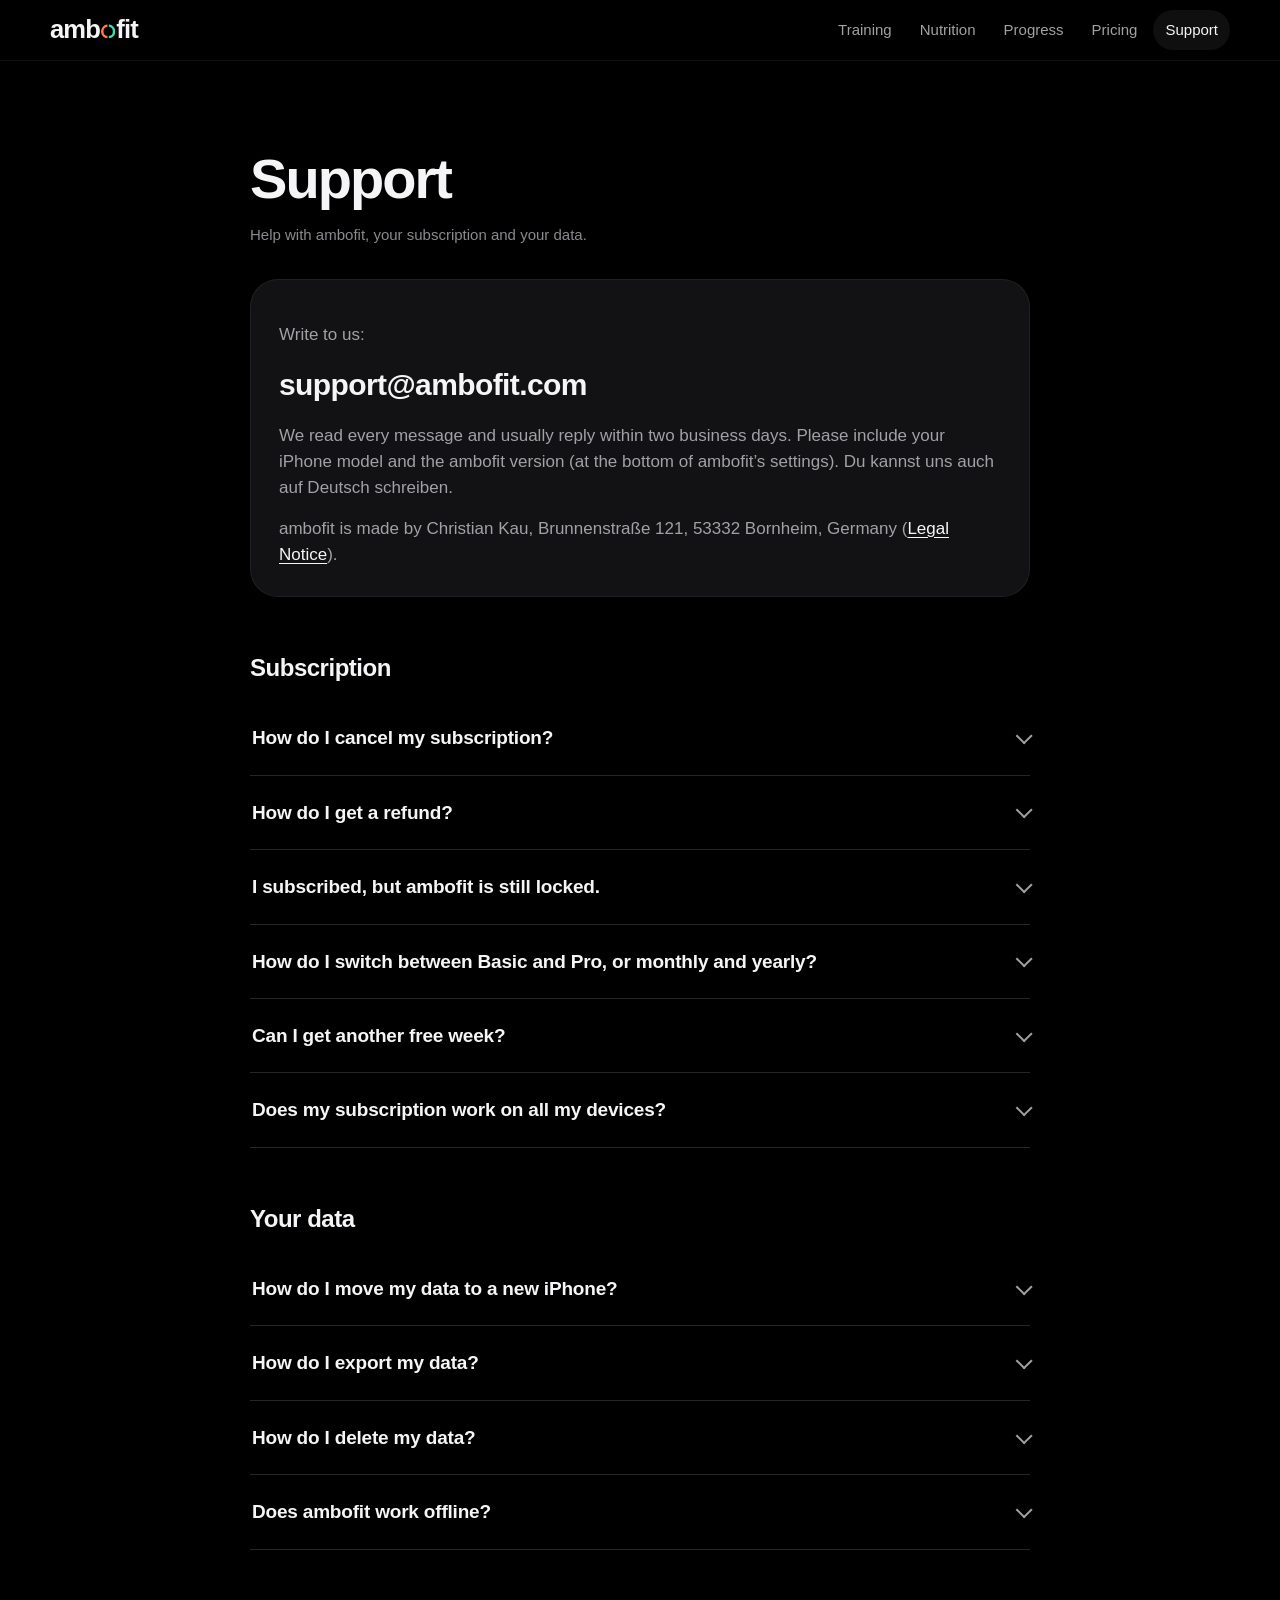
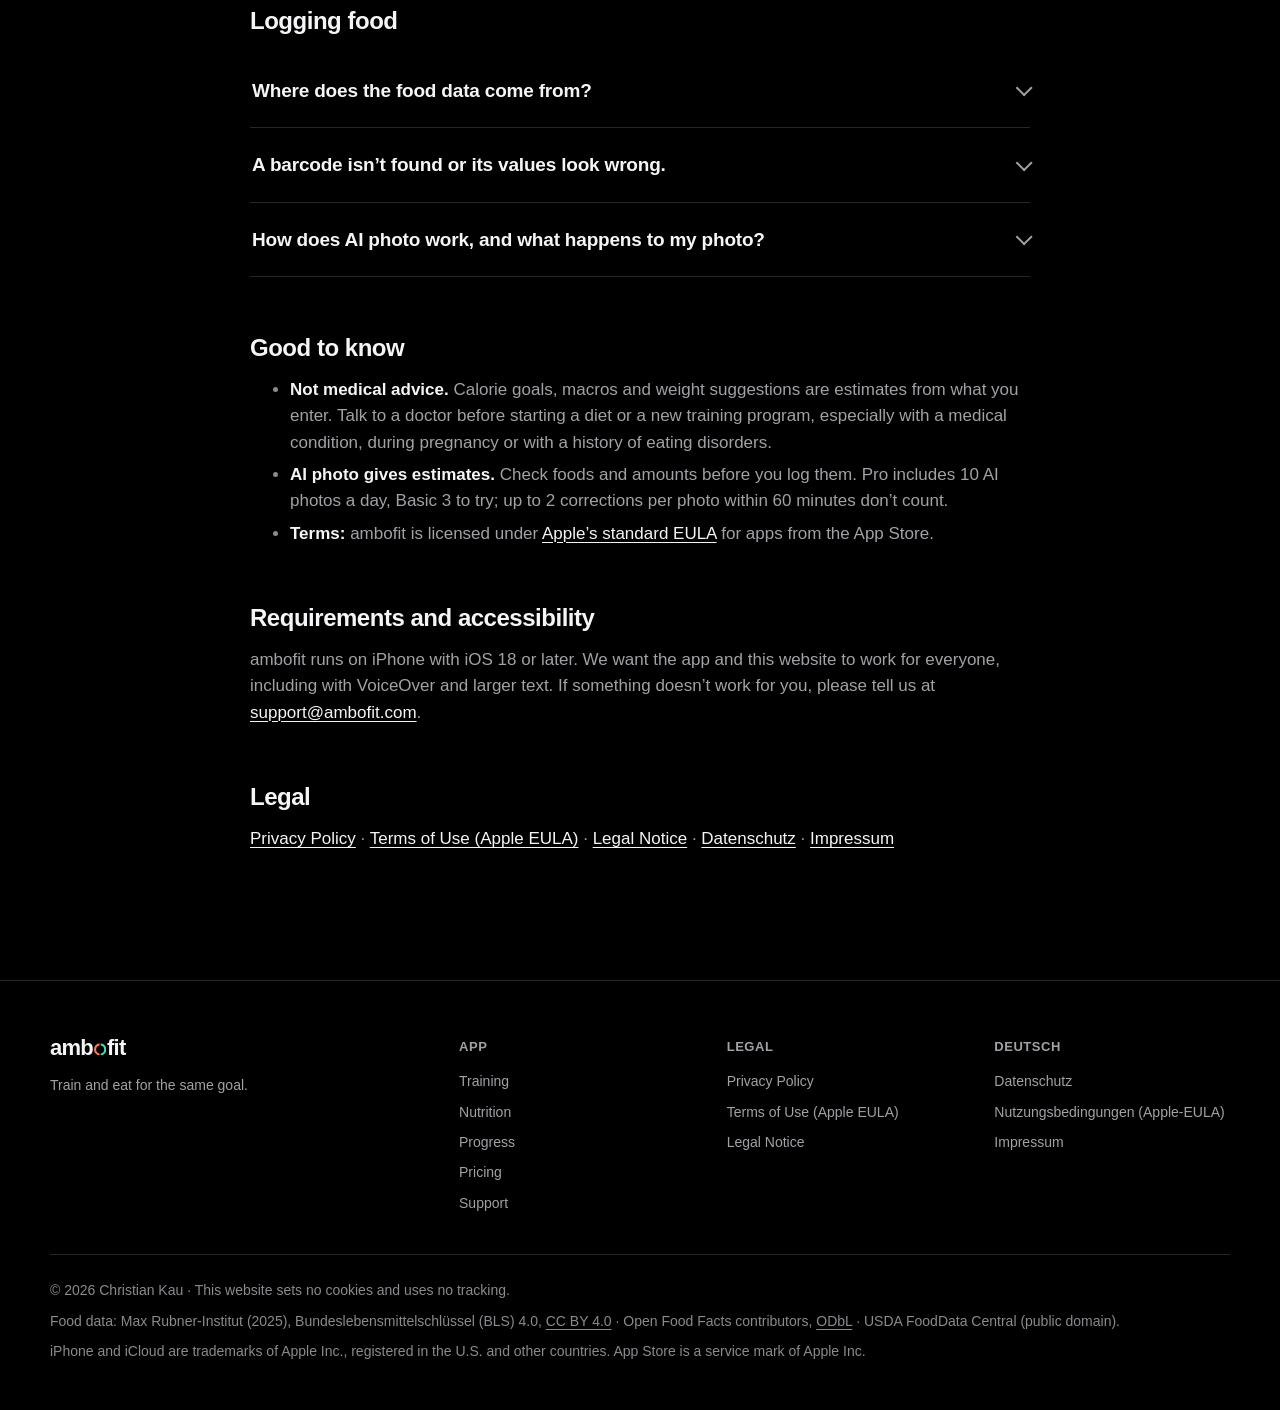
<file: support/index.html>
<!doctype html>
<html lang="en">
<head>
<meta charset="utf-8">
<meta name="viewport" content="width=device-width, initial-scale=1, viewport-fit=cover">
<meta http-equiv="Content-Security-Policy" content="default-src 'none'; img-src 'self'; style-src 'self'; script-src 'self'; base-uri 'none'; form-action 'none'; manifest-src 'self'">
<meta name="referrer" content="strict-origin-when-cross-origin">
<title>Support – ambofit</title>
<meta name="description" content="Help with ambofit: contact, subscriptions, cancelling, restoring purchases, iCloud sync, data export and deletion.">
<link rel="canonical" href="https://ambofit.com/support/">
<meta name="color-scheme" content="dark">
<meta name="theme-color" content="#000000">
<link rel="icon" href="/favicon.svg" type="image/svg+xml">
<link rel="icon" href="/favicon-64.png" type="image/png" sizes="64x64">
<link rel="apple-touch-icon" href="/apple-touch-icon.png">
<meta property="og:type" content="website">
<meta property="og:site_name" content="ambofit">
<meta property="og:title" content="Support – ambofit">
<meta property="og:description" content="Help with ambofit: contact, subscriptions, cancelling, restoring purchases, iCloud sync, data export and deletion.">
<meta property="og:url" content="https://ambofit.com/support/">
<meta property="og:image" content="https://ambofit.com/assets/img/og.jpg">
<meta property="og:image:width" content="1200">
<meta property="og:image:height" content="630">
<meta property="og:image:alt" content="Three iPhones showing ambofit: training plan, Today screen and nutrition.">
<meta property="og:locale" content="en_US">
<meta name="twitter:card" content="summary_large_image">
<link rel="stylesheet" href="/assets/site.css?v=66c9b5f93c">
</head>
<body>
<a class="skip" href="#main">Skip to content</a>
<header class="site-header">
  <div class="wrap">
    <a class="wordmark" href="/" aria-label="ambofit home"><span aria-hidden="true">amb</span><svg class="ring" viewBox="0 0 126 126" aria-hidden="true" focusable="false"><path fill="#FF7A45" d="M57 .29A63 63 0 0 0 57 125.71V103.56A41 41 0 0 1 57 22.44Z"/><path fill="#3DDBB0" d="M69 .29A63 63 0 0 1 69 125.71V103.56A41 41 0 0 0 69 22.44Z"/></svg><span aria-hidden="true">fit</span></a>
    <nav class="nav" aria-label="Main"><a href="/#training" class="nav-optional">Training</a><a href="/#nutrition" class="nav-optional">Nutrition</a><a href="/#progress" class="nav-optional">Progress</a><a href="/#pricing">Pricing</a><a href="/support/" aria-current="page">Support</a></nav>
  </div>
</header>
<main id="main">
<div class="wrap"><article class="doc">
<h1>Support</h1>
<p class="doc-meta">Help with ambofit, your subscription and your data.</p>

<section class="contact-card" aria-labelledby="contact">
  <h2 id="contact" class="visually-hidden">Contact</h2>
  <p>Write to us:</p>
  <p><a class="mail" href="mailto:support@ambofit.com">support@ambofit.com</a></p>
  <p>We read every message and usually reply within two business days. Please include your iPhone model and the ambofit version (at the bottom of ambofit’s settings). <span lang="de">Du kannst uns auch auf Deutsch schreiben.</span></p>
  <p>ambofit is made by Christian Kau, Brunnenstraße 121, 53332 Bornheim, Germany (<a href="/legal-notice/">Legal Notice</a>).</p>
</section>

<h2 id="subscription">Subscription</h2>
<div class="faq">
  <details>
    <summary>How do I cancel my subscription?</summary>
    <p>Open Settings on your iPhone, tap your name, then Subscriptions → ambofit → Cancel Subscription. Cancel at least 24 hours before the current period ends to avoid the next charge; you keep access until then. Apple’s guide: <a href="https://support.apple.com/en-us/118428">Cancel a subscription from Apple</a>.</p>
  </details>
  <details>
    <summary>How do I get a refund?</summary>
    <p>Apple handles all payments, so refunds go through Apple at <a href="https://reportaproblem.apple.com">reportaproblem.apple.com</a>. We can’t issue refunds ourselves.</p>
  </details>
  <details>
    <summary>I subscribed, but ambofit is still locked.</summary>
    <p>Tap Restore purchases on the subscription screen, or in ambofit’s settings under Subscription. Make sure you’re signed in to the App Store with the Apple Account you subscribed with. If a purchase needs approval, for example through Ask to Buy, ambofit unlocks as soon as it’s approved. Still locked? Write to us.</p>
  </details>
  <details>
    <summary>How do I switch between Basic and Pro, or monthly and yearly?</summary>
    <p>In ambofit’s settings under Subscription, tap Upgrade to Pro or Manage subscription, or change it in your Apple Account subscriptions. Moving to Pro, or from monthly to yearly, applies right away and Apple refunds the rest of the old period proportionally. Moving to Basic, or from yearly to monthly, applies at the next renewal.</p>
  </details>
  <details>
    <summary>Can I get another free week?</summary>
    <p>The free week is for new subscribers. Apple grants it once per Apple Account across all ambofit plans.</p>
  </details>
  <details>
    <summary>Does my subscription work on all my devices?</summary>
    <p>Yes, on every iPhone signed in to the App Store with the same Apple Account.</p>
  </details>
</div>

<h2 id="data">Your data</h2>
<div class="faq">
  <details>
    <summary>How do I move my data to a new iPhone?</summary>
    <p>Sign in to iCloud with the same Apple Account and install ambofit. Your workouts, food log, weigh-ins and settings come back from your iCloud. ambofit’s settings show whether iCloud sync is on.</p>
  </details>
  <details>
    <summary>How do I export my data?</summary>
    <p>In ambofit’s settings, under Data, tap Export data. You get CSV files for Numbers or Excel with your workouts, food log and weigh-ins. Without a subscription, you find Export your data at the bottom of the subscription screen.</p>
  </details>
  <details>
    <summary>How do I delete my data?</summary>
    <p>Delete single entries in the app. To remove everything, delete ambofit from your iPhone and remove its iCloud copy in Settings → [your name] → iCloud → Manage Storage → ambofit → Delete Data. There is no copy of your workouts, meals or weight on our servers. More in the <a href="/privacy/">Privacy Policy</a>.</p>
  </details>
  <details>
    <summary>Does ambofit work offline?</summary>
    <p>Yes. Logging workouts and foods, food search and all insights work without a connection. Looking up a new barcode and AI photo need internet.</p>
  </details>
</div>

<h2 id="logging">Logging food</h2>
<div class="faq">
  <details>
    <summary>Where does the food data come from?</summary>
    <p>Over 7,000 foods come from the German Federal Food Key (BLS 4.0 by the Max Rubner-Institut) and are stored in the app. Barcodes are looked up at Open Food Facts and, for US products, in USDA FoodData Central.</p>
  </details>
  <details>
    <summary>A barcode isn’t found or its values look wrong.</summary>
    <p>Not every product is in Open Food Facts or USDA FoodData Central. Scan the nutrition label instead, or create the food yourself. You can also add or correct the product at <a href="https://world.openfoodfacts.org">openfoodfacts.org</a>.</p>
  </details>
  <details>
    <summary>How does AI photo work, and what happens to my photo?</summary>
    <p>Take a photo of your meal, optionally add a note like “fried in butter”, and check the estimate before you log it. You can correct it up to twice. The photo and note go to our server and to Google Gemini for recognition and are not stored. Pro includes 10 AI photos a day, Basic 3 to try. Details in the <a href="/privacy/#ai-photo">Privacy Policy</a>.</p>
  </details>
</div>

<h2 id="good-to-know">Good to know</h2>
<ul>
  <li><strong>Not medical advice.</strong> Calorie goals, macros and weight suggestions are estimates from what you enter. Talk to a doctor before starting a diet or a new training program, especially with a medical condition, during pregnancy or with a history of eating disorders.</li>
  <li><strong>AI photo gives estimates.</strong> Check foods and amounts before you log them. Pro includes 10 AI photos a day, Basic 3 to try; up to 2 corrections per photo within 60 minutes don’t count.</li>
  <li><strong>Terms:</strong> ambofit is licensed under <a href="https://www.apple.com/legal/internet-services/itunes/dev/stdeula/">Apple’s standard EULA</a> for apps from the App Store.</li>
</ul>

<h2 id="requirements">Requirements and accessibility</h2>
<p>ambofit runs on iPhone with iOS 18 or later. We want the app and this website to work for everyone, including with VoiceOver and larger text. If something doesn’t work for you, please tell us at <a href="mailto:support@ambofit.com">support@ambofit.com</a>.</p>

<h2 id="legal">Legal</h2>
<p><a href="/privacy/">Privacy Policy</a> · <a href="https://www.apple.com/legal/internet-services/itunes/dev/stdeula/">Terms of Use (Apple EULA)</a> · <a href="/legal-notice/">Legal Notice</a> · <span lang="de"><a href="/datenschutz/">Datenschutz</a> · <a href="/impressum/">Impressum</a></span></p>

</article></div>
</main>
<footer class="site-footer">
  <div class="wrap">
    <div class="footer-grid">
      <div>
        <span class="wordmark" role="img" aria-label="ambofit"><span aria-hidden="true">amb</span><svg class="ring" viewBox="0 0 126 126" aria-hidden="true" focusable="false"><path fill="#FF7A45" d="M57 .29A63 63 0 0 0 57 125.71V103.56A41 41 0 0 1 57 22.44Z"/><path fill="#3DDBB0" d="M69 .29A63 63 0 0 1 69 125.71V103.56A41 41 0 0 0 69 22.44Z"/></svg><span aria-hidden="true">fit</span></span>
        <p class="claim">Train and eat for the same goal.</p>
      </div>
      <nav aria-label="App"><h2>App</h2><ul><li><a href="/#training">Training</a></li><li><a href="/#nutrition">Nutrition</a></li><li><a href="/#progress">Progress</a></li><li><a href="/#pricing">Pricing</a></li><li><a href="/support/">Support</a></li></ul></nav>
      <nav aria-label="Legal"><h2>Legal</h2><ul><li><a href="/privacy/">Privacy Policy</a></li><li><a href="https://www.apple.com/legal/internet-services/itunes/dev/stdeula/">Terms of Use (Apple EULA)</a></li><li><a href="/legal-notice/">Legal Notice</a></li></ul></nav>
      <nav aria-label="Deutsch" lang="de"><h2>Deutsch</h2><ul><li><a href="/datenschutz/">Datenschutz</a></li><li><a href="https://www.apple.com/legal/internet-services/itunes/dev/stdeula/">Nutzungsbedingungen (Apple-EULA)</a></li><li><a href="/impressum/">Impressum</a></li></ul></nav>
    </div>
    <div class="footer-legal">
      <p>© 2026 Christian Kau · This website sets no cookies and uses no tracking.</p>
      <p>Food data: Max Rubner-Institut (2025), Bundeslebensmittelschlüssel (BLS) 4.0, <a href="https://creativecommons.org/licenses/by/4.0/">CC BY 4.0</a> · Open Food Facts contributors, <a href="https://opendatacommons.org/licenses/odbl/1-0/">ODbL</a> · USDA FoodData Central (public domain).</p>
      <p>iPhone and iCloud are trademarks of Apple Inc., registered in the U.S. and other countries. App Store is a service mark of Apple Inc.</p>
    </div>
  </div>
</footer>
</body>
</html>
</file>
<file: assets/site.css>
/* ambofit.com – dunkles Design wie in der App (Farben aus DesignSystem/Tokens.swift). Keine externen Schriften. */

:root {
  color-scheme: dark;
  --bg: #000;
  --surface: #121214;
  --raised: #1c1c1f;
  --high: #2c2c2e;
  --line: #26262a;
  --text: #f5f5f7;
  --text-2: #a1a1a6;
  --text-3: #8a8a8f;
  --training: #ff7a45;
  --training-soft: #ffb48f;
  --nutrition: #3ddbb0;
  --radius-card: 28px;
  --radius-tile: 20px;
  --wrap: 1180px;
  --gutter: clamp(16px, 4vw, 32px);
  --font: -apple-system, BlinkMacSystemFont, "SF Pro Text", "Helvetica Neue", "Segoe UI", Roboto, Inter, Arial, sans-serif;
  --font-display: -apple-system, BlinkMacSystemFont, "SF Pro Display", "Helvetica Neue", "Segoe UI", Roboto, Inter, Arial, sans-serif;
}

*, *::before, *::after { box-sizing: border-box; }

html {
  -webkit-text-size-adjust: 100%;
  text-size-adjust: 100%;
  scroll-behavior: smooth;
  scroll-padding-top: 72px;
}

body {
  margin: 0;
  background: var(--bg);
  color: var(--text);
  font-family: var(--font);
  font-size: 1.0625rem;
  line-height: 1.55;
  -webkit-font-smoothing: antialiased;
  -moz-osx-font-smoothing: grayscale;
  overflow-x: hidden;
}

img, svg { display: block; max-width: 100%; }
img { height: auto; }

a { color: inherit; text-underline-offset: 0.18em; text-decoration-thickness: 1px; }
a:hover { color: #fff; }

:focus-visible {
  outline: 2px solid var(--nutrition);
  outline-offset: 3px;
  border-radius: 6px;
}

.skip {
  position: absolute;
  left: 16px;
  top: -100px;
  z-index: 100;
  padding: 10px 16px;
  border-radius: 999px;
  background: var(--text);
  color: #000;
  font-weight: 600;
  text-decoration: none;
}
.skip:focus { top: 12px; }

.wrap {
  width: 100%;
  max-width: calc(var(--wrap) + 2 * var(--gutter));
  margin: 0 auto;
  padding: 0 var(--gutter);
}

.visually-hidden {
  position: absolute !important;
  width: 1px; height: 1px;
  margin: -1px; padding: 0;
  overflow: hidden;
  clip: rect(0 0 0 0);
  white-space: nowrap;
  border: 0;
}

/* ---------- Kopfzeile ---------- */

.site-header {
  position: sticky;
  top: 0;
  z-index: 50;
  background: rgba(0, 0, 0, 0.72);
  -webkit-backdrop-filter: saturate(180%) blur(20px);
  backdrop-filter: saturate(180%) blur(20px);
  border-bottom: 1px solid rgba(255, 255, 255, 0.06);
}

.site-header .wrap {
  display: flex;
  align-items: center;
  justify-content: space-between;
  gap: 16px;
  height: 60px;
}

.wordmark {
  display: inline-flex;
  align-items: baseline;
  font-family: var(--font-display);
  font-weight: 700;
  font-size: 1.6rem;
  letter-spacing: -0.035em;
  line-height: 1;
  text-decoration: none;
  color: var(--text);
}
.wordmark .ring {
  width: 0.56em;
  height: 0.56em;
  margin: 0 0.04em;
  transform: translateY(0.012em);
  align-self: baseline;
}
.wordmark:hover { color: var(--text); }

.nav { display: flex; align-items: center; gap: 4px; }
.nav a {
  padding: 8px 12px;
  border-radius: 999px;
  color: var(--text-2);
  font-size: 0.9375rem;
  text-decoration: none;
}
.nav a:hover, .nav a[aria-current="page"] { color: var(--text); background: rgba(255, 255, 255, 0.06); }
.nav .nav-optional { display: none; }
@media (min-width: 760px) { .nav .nav-optional { display: inline-block; } }

/* ---------- Typografie ---------- */

h1, h2, h3 {
  text-wrap: balance;
  font-family: var(--font-display);
  margin: 0;
  color: var(--text);
}

.display {
  font-size: clamp(2.75rem, 1.4rem + 5.6vw, 5.75rem);
  font-weight: 700;
  line-height: 1.02;
  letter-spacing: -0.04em;
}

.headline {
  font-size: clamp(2.125rem, 1.35rem + 3.4vw, 4rem);
  font-weight: 700;
  line-height: 1.06;
  letter-spacing: -0.035em;
}

.eyebrow {
  text-wrap: balance;
  margin: 0 0 16px;
  font-size: clamp(1.0625rem, 0.95rem + 0.45vw, 1.3125rem);
  font-weight: 600;
  letter-spacing: -0.005em;
  line-height: 1.3;
  color: var(--text-2);
}
.eyebrow.training { color: var(--training); }
.eyebrow.nutrition { color: var(--nutrition); }

.lead {
  text-wrap: pretty;
  margin: 22px 0 0;
  max-width: 34em;
  font-size: clamp(1.1875rem, 1.05rem + 0.55vw, 1.5rem);
  line-height: 1.45;
  color: var(--text-2);
  letter-spacing: -0.01em;
}
.lead strong { color: var(--text); font-weight: 600; }

.t-training { color: var(--training); }
.t-nutrition { color: var(--nutrition); }

/* ---------- Knöpfe ---------- */

.actions { display: flex; flex-wrap: wrap; align-items: center; gap: 12px; margin-top: 34px; }

.button {
  display: inline-flex;
  align-items: center;
  justify-content: center;
  gap: 10px;
  min-height: 52px;
  padding: 0 26px;
  border-radius: 999px;
  font-size: 1.0625rem;
  font-weight: 600;
  text-decoration: none;
  white-space: nowrap;
}
.button-soon {
  background: var(--text);
  color: #000;
  cursor: default;
}
.button-soon small {
  font-size: 0.8125rem;
  font-weight: 600;
  padding: 3px 8px;
  border-radius: 999px;
  background: #000;
  color: var(--text);
}
.button-ghost {
  border: 1px solid rgba(255, 255, 255, 0.22);
  color: var(--text);
}
.button-ghost:hover { border-color: rgba(255, 255, 255, 0.5); background: rgba(255, 255, 255, 0.04); }

.fineprint { margin: 18px 0 0; color: var(--text-3); font-size: 0.9375rem; }

/* ---------- Hero ---------- */

.hero {
  position: relative;
  padding: clamp(56px, 9vw, 120px) 0 0;
  text-align: center;
  isolation: isolate;
}
.hero::before {
  content: "";
  position: absolute;
  inset: 18% 0 auto;
  height: 900px;
  z-index: -1;
  background:
    radial-gradient(38% 42% at 30% 50%, rgba(255, 122, 69, 0.20), transparent 70%),
    radial-gradient(38% 42% at 70% 50%, rgba(61, 219, 176, 0.17), transparent 70%);
  filter: blur(10px);
  pointer-events: none;
}
.hero .lead { margin-left: auto; margin-right: auto; }
.hero .actions { justify-content: center; }

.hero-phones {
  display: grid;
  grid-template-columns: 1fr;
  justify-items: center;
  align-items: start;
  gap: clamp(12px, 3vw, 44px);
  max-width: 1080px;
  margin: clamp(48px, 7vw, 88px) auto 0;
}
.hero-phones .phone { width: min(76vw, 330px); }
.hero-phones .phone-side { display: none; }

@media (min-width: 820px) {
  .hero-phones { grid-template-columns: 1fr 1.14fr 1fr; }
  .hero-phones .phone { width: 100%; max-width: 330px; }
  .hero-phones .phone-side { display: block; max-width: 290px; margin-top: 72px; }
}

.phone { margin: 0; filter: drop-shadow(0 30px 60px rgba(0, 0, 0, 0.6)); }
.phone img { width: 100%; height: auto; }

/* ---------- Abschnitte ---------- */

.section { padding: clamp(88px, 12vw, 168px) 0 0; }
.section-intro { max-width: 820px; }
.section-intro.center { margin: 0 auto; text-align: center; }
.section-intro.center .lead { margin-left: auto; margin-right: auto; }

/* Vier Gründe */

.reasons {
  display: grid;
  grid-template-columns: 1fr;
  gap: 16px;
  margin-top: clamp(40px, 6vw, 64px);
}
@media (min-width: 700px) { .reasons { grid-template-columns: 1fr 1fr; } }
@media (min-width: 1080px) { .reasons { grid-template-columns: repeat(4, 1fr); } }

.reason {
  position: relative;
  padding: 28px 26px 30px;
  border-radius: var(--radius-card);
  background: var(--surface);
  border: 1px solid rgba(255, 255, 255, 0.05);
}
.reason h3 { font-size: 1.3125rem; font-weight: 650; letter-spacing: -0.015em; line-height: 1.25; }
.reason p { margin: 10px 0 0; color: var(--text-2); font-size: 1rem; line-height: 1.5; }
.reason .icon {
  width: 44px; height: 44px;
  margin-bottom: 22px;
  border-radius: 14px;
  display: grid; place-items: center;
  background: var(--raised);
}
.reason .icon svg { width: 24px; height: 24px; }

.tag {
  display: inline-block;
  margin-left: 6px;
  padding: 2px 8px;
  border-radius: 999px;
  font-size: 0.75rem;
  font-weight: 700;
  letter-spacing: 0.02em;
  vertical-align: 0.15em;
  color: #000;
  background: var(--text);
}

/* Funktionen mit Telefonen */

.feature {
  display: grid;
  grid-template-columns: 1fr;
  align-items: center;
  gap: clamp(40px, 6vw, 88px);
}
@media (min-width: 960px) {
  .feature { grid-template-columns: 1fr 1.08fr; }
  .feature.flip .feature-copy { order: 2; }
}

.feature-copy .lead { font-size: clamp(1.125rem, 1.02rem + 0.4vw, 1.3125rem); }

.points { list-style: none; margin: 30px 0 0; padding: 0; display: grid; gap: 16px; }
.points li { display: grid; grid-template-columns: 26px 1fr; gap: 12px; color: var(--text-2); }
.points li strong { color: var(--text); font-weight: 600; }
.points svg { width: 22px; height: 22px; margin-top: 2px; }
.points.training svg { color: var(--training); }
.points.nutrition svg { color: var(--nutrition); }
.points.both svg { color: var(--text); }
.points .pro-note { font-size: 0.875rem; color: var(--text-3); }

.feature-phones {
  display: grid;
  grid-template-columns: 1fr 1fr;
  gap: clamp(14px, 3vw, 32px);
  align-items: start;
  max-width: 640px;
  margin: 0 auto;
  position: relative;
  isolation: isolate;
}
.feature-phones::before {
  content: "";
  position: absolute;
  inset: 10% -10%;
  z-index: -1;
  border-radius: 50%;
  filter: blur(40px);
  opacity: 0.9;
}
.glow-training::before { background: radial-gradient(closest-side, rgba(255, 122, 69, 0.22), transparent); }
.glow-nutrition::before { background: radial-gradient(closest-side, rgba(61, 219, 176, 0.18), transparent); }
.glow-both::before {
  background:
    radial-gradient(closest-side at 30% 50%, rgba(255, 122, 69, 0.18), transparent),
    radial-gradient(closest-side at 70% 50%, rgba(61, 219, 176, 0.16), transparent);
}
.feature-phones .phone:nth-child(2) { margin-top: 64px; }

/* Schnell, offline, privat */

.facts {
  display: grid;
  grid-template-columns: 1fr 1fr;
  gap: 16px;
  margin-top: clamp(40px, 6vw, 64px);
}
@media (min-width: 900px) { .facts { grid-template-columns: repeat(4, 1fr); } }
.fact {
  padding: 26px 24px;
  border-radius: var(--radius-card);
  background: var(--surface);
  border: 1px solid rgba(255, 255, 255, 0.05);
}
.fact b {
  display: block;
  font-family: var(--font-display);
  font-size: clamp(1.75rem, 1.3rem + 1.6vw, 2.5rem);
  font-weight: 700;
  letter-spacing: -0.03em;
  line-height: 1.1;
}
.fact span { display: block; margin-top: 8px; color: var(--text-2); font-size: 0.9375rem; line-height: 1.45; }

/* Preise */

.plans {
  display: grid;
  grid-template-columns: 1fr;
  gap: 18px;
  max-width: 920px;
  margin: clamp(40px, 6vw, 64px) auto 0;
}
@media (min-width: 760px) { .plans { grid-template-columns: 1fr 1fr; } }

.plan {
  position: relative;
  display: flex;
  flex-direction: column;
  padding: 32px 30px 34px;
  border-radius: var(--radius-card);
  background: var(--surface);
  border: 1px solid rgba(255, 255, 255, 0.07);
}
.plan.pro {
  background: linear-gradient(var(--surface), var(--surface)) padding-box,
              linear-gradient(135deg, rgba(255, 122, 69, 0.9), rgba(61, 219, 176, 0.9)) border-box;
  border: 1.5px solid transparent;
}
.plan h3 { font-size: 1.5rem; font-weight: 700; letter-spacing: -0.02em; }
.plan .plan-for { margin: 8px 0 0; color: var(--text-2); font-size: 1rem; }
.price { margin: 26px 0 0; display: flex; align-items: baseline; flex-wrap: wrap; gap: 6px 10px; }
.price b { font-family: var(--font-display); font-size: 2.75rem; font-weight: 700; letter-spacing: -0.035em; line-height: 1; }
.price span { color: var(--text-2); font-size: 1rem; }
.price .save {
  padding: 3px 9px;
  border-radius: 999px;
  background: rgba(61, 219, 176, 0.14);
  color: var(--nutrition);
  font-size: 0.8125rem;
  font-weight: 700;
}
.price-alt { margin: 10px 0 0; color: var(--text-2); font-size: 0.9375rem; }
.plan ul { list-style: none; margin: 26px 0 0; padding: 22px 0 0; border-top: 1px solid var(--line); display: grid; gap: 12px; }
.plan li { display: grid; grid-template-columns: 22px 1fr; gap: 10px; font-size: 1rem; color: var(--text); }
.plan li.muted { color: var(--text-3); }
.plan li svg { width: 18px; height: 18px; margin-top: 3px; }
.plan .badge {
  position: absolute;
  top: 26px;
  right: 26px;
  padding: 5px 11px;
  border-radius: 999px;
  background: var(--text);
  color: #000;
  font-size: 0.8125rem;
  font-weight: 700;
}

.pricing-notes {
  max-width: 760px;
  margin: 28px auto 0;
  color: var(--text-3);
  font-size: 0.875rem;
  line-height: 1.6;
  text-align: center;
}
.pricing-notes p { margin: 0 0 8px; }

/* Fragen */

.faq { max-width: 820px; margin: clamp(36px, 5vw, 56px) auto 0; }
.faq details {
  border-bottom: 1px solid var(--line);
}
.faq summary {
  display: flex;
  justify-content: space-between;
  align-items: center;
  gap: 16px;
  padding: 22px 2px;
  cursor: pointer;
  list-style: none;
  font-size: 1.1875rem;
  font-weight: 600;
  letter-spacing: -0.01em;
}
.faq summary::-webkit-details-marker { display: none; }
.faq summary::after {
  content: "";
  flex: none;
  width: 12px; height: 12px;
  border-right: 2px solid var(--text-2);
  border-bottom: 2px solid var(--text-2);
  transform: rotate(45deg) translateY(-3px);
  transition: transform 0.2s ease;
}
.faq details[open] summary::after { transform: rotate(225deg) translateY(-3px); }
.faq details p { margin: 0 0 22px; color: var(--text-2); max-width: 44em; }

/* Abschluss */

.closing {
  margin-top: clamp(96px, 12vw, 160px);
  padding: clamp(56px, 8vw, 96px) var(--gutter);
  border-radius: 36px;
  background: var(--surface);
  text-align: center;
  position: relative;
  overflow: hidden;
  isolation: isolate;
}
.closing::before {
  content: "";
  position: absolute;
  inset: -40% -10% auto;
  height: 120%;
  z-index: -1;
  background:
    radial-gradient(40% 50% at 25% 50%, rgba(255, 122, 69, 0.16), transparent 70%),
    radial-gradient(40% 50% at 75% 50%, rgba(61, 219, 176, 0.14), transparent 70%);
}
.closing .mark { width: 72px; height: 72px; margin: 0 auto 28px; }
.closing .actions { justify-content: center; }

/* ---------- Fußzeile ---------- */

.site-footer {
  margin-top: clamp(80px, 10vw, 128px);
  padding: 56px 0 48px;
  border-top: 1px solid var(--line);
  color: var(--text-3);
  font-size: 0.875rem;
  line-height: 1.6;
}
.footer-grid {
  display: grid;
  grid-template-columns: 1fr;
  gap: 32px;
}
@media (min-width: 760px) { .footer-grid { grid-template-columns: 1.6fr 1fr 1fr 1fr; } }
.footer-grid .wordmark { font-size: 1.375rem; }
.footer-grid .claim { margin: 12px 0 0; color: var(--text-2); }
.footer-grid h2 {
  margin: 0 0 12px;
  font-family: var(--font);
  font-size: 0.8125rem;
  font-weight: 600;
  letter-spacing: 0.04em;
  text-transform: uppercase;
  color: var(--text-2);
}
.footer-grid ul { list-style: none; margin: 0; padding: 0; display: grid; gap: 8px; }
.footer-grid a { color: var(--text-2); text-decoration: none; }
.footer-grid a:hover { color: var(--text); text-decoration: underline; }
.footer-legal { margin-top: 40px; padding-top: 24px; border-top: 1px solid var(--line); display: grid; gap: 8px; }
.footer-legal p { margin: 0; }

/* ---------- Rechtstexte und Support ---------- */

.doc {
  max-width: 780px;
  margin: 0 auto;
  padding: clamp(48px, 7vw, 88px) 0 0;
}
.doc h1 {
  font-size: clamp(2.25rem, 1.6rem + 2.6vw, 3.5rem);
  font-weight: 700;
  letter-spacing: -0.035em;
  line-height: 1.08;
}
.doc .doc-meta { margin: 14px 0 0; color: var(--text-3); font-size: 0.9375rem; }
.doc .doc-meta a { color: var(--text-2); }
.doc h2 {
  margin: 56px 0 0;
  font-size: 1.5rem;
  font-weight: 700;
  letter-spacing: -0.02em;
  line-height: 1.25;
}
.doc h3 { margin: 30px 0 0; font-size: 1.125rem; font-weight: 650; letter-spacing: -0.01em; }
.doc p, .doc ul, .doc ol { margin: 14px 0 0; color: var(--text-2); }
.doc li { margin: 6px 0 0; }
.doc li::marker { color: var(--text-3); }
.doc strong { color: var(--text); font-weight: 600; }
.doc a { color: var(--text); }
.doc .basis { font-size: 0.9375rem; color: var(--text-3); }
.doc address { font-style: normal; }

.summary {
  margin: 36px 0 0;
  padding: 26px 28px;
  border-radius: var(--radius-tile);
  background: var(--surface);
  border: 1px solid rgba(255, 255, 255, 0.06);
}
.summary h2 { margin: 0; font-size: 1.125rem; }
.summary ul { margin-top: 12px; padding-left: 1.1em; }

.toc {
  margin: 32px 0 0;
  padding: 22px 26px;
  border-radius: var(--radius-tile);
  border: 1px solid var(--line);
}
.toc h2 { margin: 0; font-size: 0.8125rem; letter-spacing: 0.04em; text-transform: uppercase; color: var(--text-2); }
.toc ol { margin: 12px 0 0; padding-left: 1.3em; columns: 2 220px; column-gap: 32px; }
.toc li { margin: 4px 0; break-inside: avoid; }
.toc a { color: var(--text-2); text-decoration: none; }
.toc a:hover { color: var(--text); text-decoration: underline; }

.table-wrap { margin: 18px 0 0; overflow-x: auto; border-radius: 16px; border: 1px solid var(--line); }
.doc table { width: 100%; border-collapse: collapse; font-size: 0.9375rem; }
.doc th, .doc td { padding: 12px 14px; text-align: left; vertical-align: top; border-bottom: 1px solid var(--line); color: var(--text-2); }
.doc th { color: var(--text); font-weight: 600; background: var(--surface); }
.doc tr:last-child td { border-bottom: 0; }

.contact-card {
  margin: 32px 0 0;
  padding: 28px;
  border-radius: var(--radius-card);
  background: var(--surface);
  border: 1px solid rgba(255, 255, 255, 0.06);
}
.contact-card p:first-child { margin-top: 0; }
.contact-card .mail { font-family: var(--font-display); font-size: clamp(1.375rem, 1.1rem + 1.2vw, 1.875rem); font-weight: 700; letter-spacing: -0.02em; color: var(--text); text-decoration: none; }
.contact-card .mail:hover { text-decoration: underline; }

.lang-switch { margin: 18px 0 0; font-size: 0.9375rem; color: var(--text-3); }
.lang-switch a { color: var(--text-2); }

.doc .faq { margin: 18px 0 0; }

@media (prefers-reduced-motion: reduce) {
  html { scroll-behavior: auto; }
  .faq summary::after { transition: none; }
}

@media (forced-colors: active) {
  .button-soon, .tag, .plan .badge { border: 1px solid CanvasText; }
}

@media print {
  .site-header, .site-footer, .skip { display: none; }
  body { background: #fff; color: #000; }
  .doc p, .doc li, .doc td, .doc th { color: #000; }
}

.closing .lead { margin-left: auto; margin-right: auto; }

@media (max-width: 600px) {
  .doc table { -webkit-hyphens: auto; hyphens: auto; overflow-wrap: anywhere; }
  .doc th, .doc td { padding: 10px; font-size: 0.875rem; }
  .doc :is(th, td):first-child:nth-last-child(3) { width: 31%; }
  .doc :is(th, td):nth-child(3):last-child { width: 31%; }
}

/* Fortschritt und Insights: drei Telefone, auf dem Handy eins groß und zwei darunter */

.gallery-phones {
  position: relative;
  isolation: isolate;
  display: grid;
  grid-template-columns: 1fr 1fr;
  justify-items: center;
  align-items: start;
  gap: clamp(14px, 3vw, 44px);
  max-width: 1080px;
  margin: clamp(48px, 7vw, 88px) auto 0;
}
.gallery-phones::before {
  content: "";
  position: absolute;
  inset: 5% 0;
  z-index: -1;
  border-radius: 50%;
  filter: blur(40px);
  background: radial-gradient(closest-side, rgba(255, 122, 69, 0.18), transparent);
}
.gallery-phones .phone { width: 100%; }
.gallery-phones .phone-center { grid-column: 1 / -1; order: -1; width: min(76vw, 330px); }
.gallery-phones .phone-side { max-width: 290px; }
@media (min-width: 820px) {
  .gallery-phones { grid-template-columns: 1fr 1.14fr 1fr; }
  .gallery-phones .phone-center { grid-column: auto; order: 0; width: 100%; max-width: 330px; }
  .gallery-phones .phone-side { margin-top: 72px; }
}

.tiles {
  display: grid;
  grid-template-columns: 1fr;
  gap: 16px;
  margin-top: clamp(40px, 6vw, 64px);
}
@media (min-width: 700px) { .tiles { grid-template-columns: 1fr 1fr; } }
@media (min-width: 1080px) { .tiles { grid-template-columns: repeat(4, 1fr); } }
.tile {
  padding: 24px 24px 26px;
  border-radius: var(--radius-card);
  background: var(--surface);
  border: 1px solid rgba(255, 255, 255, 0.05);
}
.tile h3 { font-size: 1.125rem; font-weight: 650; letter-spacing: -0.01em; line-height: 1.3; }
.tile p { margin: 8px 0 0; color: var(--text-2); font-size: 0.9375rem; line-height: 1.5; }
</file>
